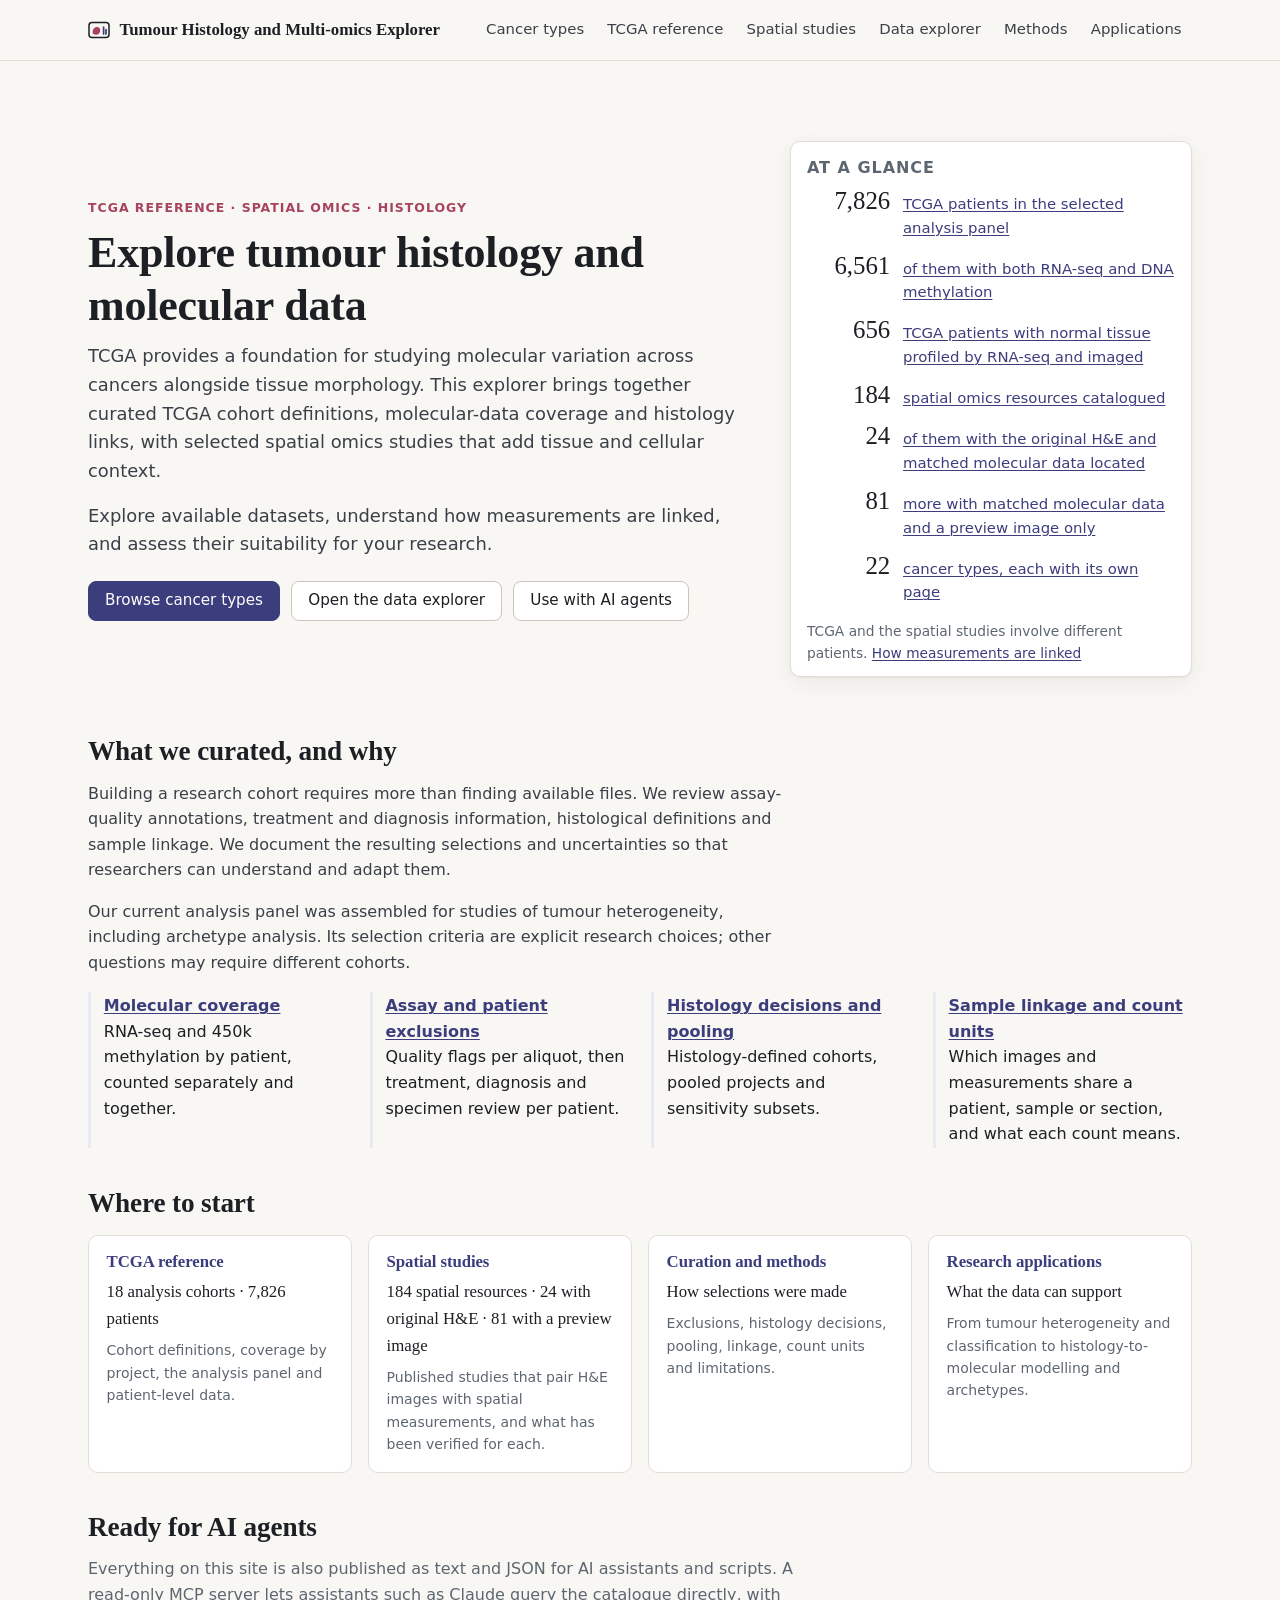
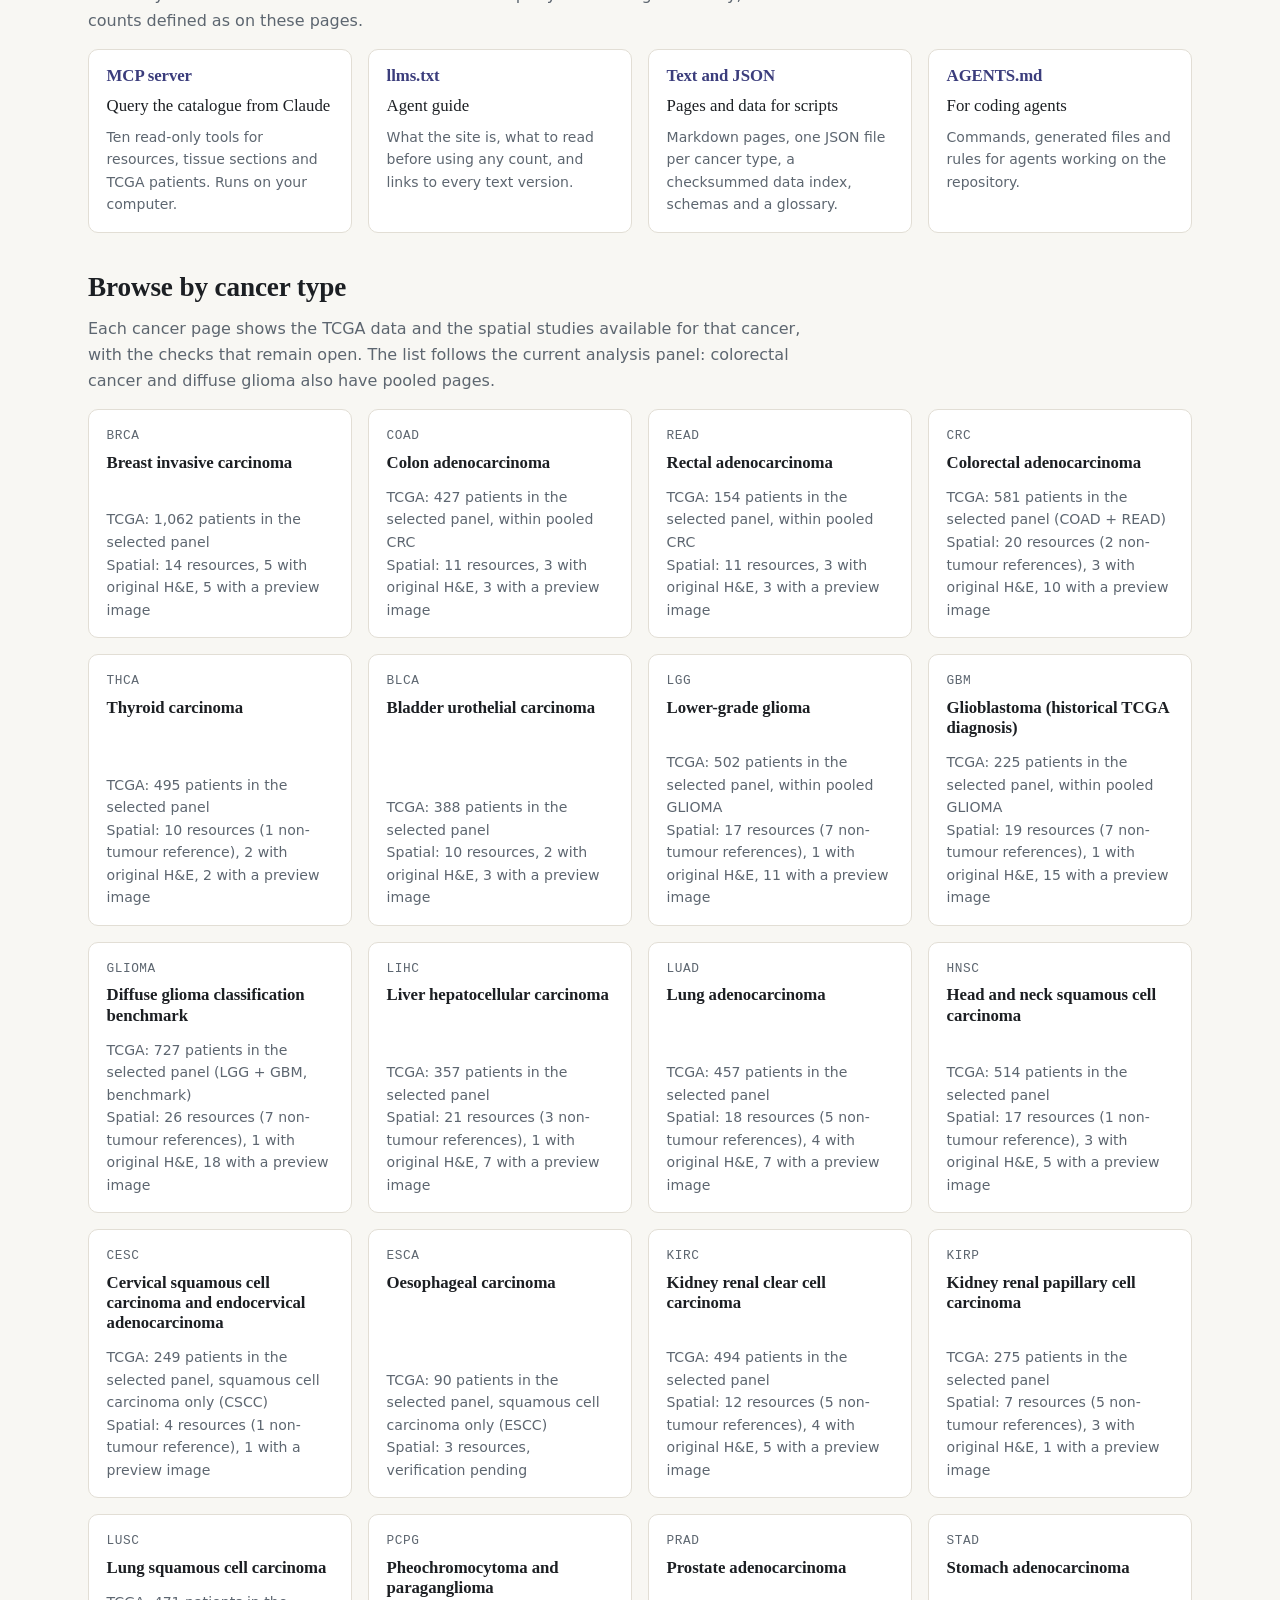
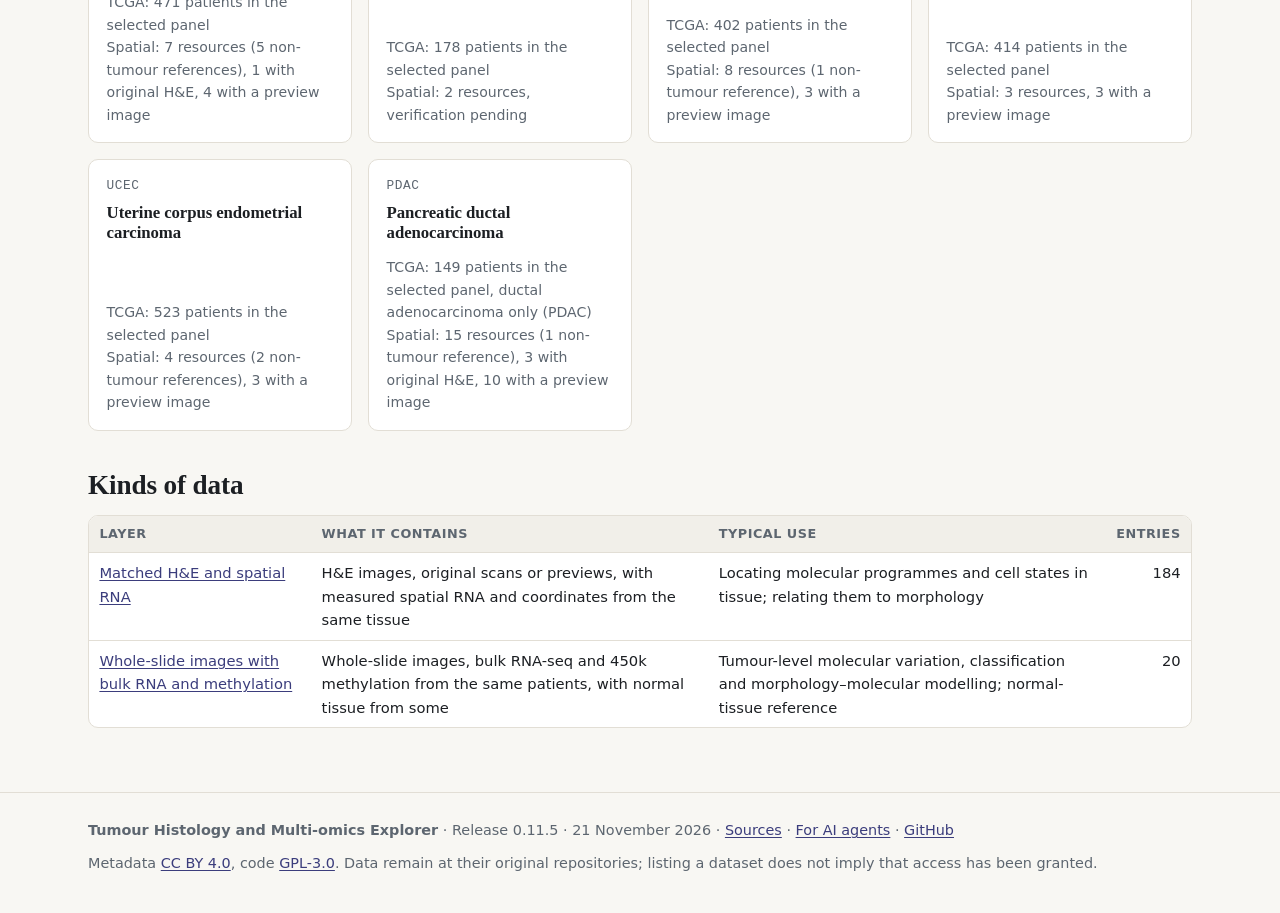
<file: index.html>
<!doctype html>
<html lang="en">
<head>
<meta charset="utf-8">
<meta name="viewport" content="width=device-width, initial-scale=1">
<title>Tumour Histology and Multi-omics Explorer</title>
<meta name="description" content="A curated explorer of TCGA cohort definitions, molecular-data coverage and histology links, with selected spatial omics studies that add tissue and cellular context.">
<link rel="icon" href="assets/icon.svg" type="image/svg+xml">
<link rel="stylesheet" href="assets/css/site.css">
<link rel="alternate" type="text/markdown" title="Text version" href="llms.txt">
<!-- agent:dataset-jsonld -->
<script type="application/ld+json">
{
 "@context": "https://schema.org",
 "@type": "Dataset",
 "name": "Tumour Histology and Multi-omics Explorer",
 "description": "Curated public metadata linking tumour histology with molecular measurements: TCGA patients with RNA-seq and 450k DNA methylation, assay and patient exclusions and an analysis panel of 18 cohorts, and published spatial omics studies with matched H&E images (original scans or preview images), with their linkage, access route and verification status. The underlying data remain at their original repositories.",
 "version": "0.11.5",
 "dateModified": "2026-11-21",
 "keywords": [
  "TCGA",
  "histology",
  "H&E",
  "spatial transcriptomics",
  "RNA-seq",
  "DNA methylation",
  "tumour heterogeneity",
  "cancer"
 ],
 "isAccessibleForFree": true,
 "distribution": [
  {
   "@type": "DataDownload",
   "name": "Data index",
   "encodingFormat": "application/json",
   "contentUrl": "https://iarcbioinfo.github.io/histology-multiomics-explorer/data/index.json"
  },
  {
   "@type": "DataDownload",
   "name": "Agent guide",
   "encodingFormat": "text/markdown",
   "contentUrl": "https://iarcbioinfo.github.io/histology-multiomics-explorer/llms.txt"
  }
 ],
 "url": "https://iarcbioinfo.github.io/histology-multiomics-explorer/",
 "codeRepository": "https://github.com/IARCbioinfo/histology-multiomics-explorer",
 "license": "https://creativecommons.org/licenses/by/4.0/",
 "creator": {
  "@type": "Person",
  "name": "Matthieu Foll",
  "affiliation": {
   "@type": "Organization",
   "name": "International Agency for Research on Cancer"
  }
 }
}
</script>
<!-- /agent:dataset-jsonld -->
</head>
<body>
<a class="skip" href="#main">Skip to content</a>
<header class="site-header">
  <div class="wrap">
    <a class="brand" href="./"><svg width="22" height="20" viewBox="0 0 22 20" aria-hidden="true"><rect x="1" y="2.5" width="20" height="15" rx="3" fill="none" stroke="currentColor" stroke-width="1.5"/><path d="M4.6 12.4c0-2.9 1.9-5.3 4.3-5.3 2.2 0 3.6 1.6 3.3 3.9-.3 2.2-2.2 3.9-4.1 3.7-1.9-.2-3.5-.6-3.5-2.3Z" class="brand-blob"/><path d="M15.6 7v7M18 9.5v4.5" class="brand-bars" stroke-width="1.7" stroke-linecap="round"/></svg><span>Tumour Histology and Multi-omics Explorer</span></a>
    <button class="nav-toggle" type="button" aria-expanded="false" aria-controls="site-nav" hidden><svg width="16" height="16" viewBox="0 0 16 16" aria-hidden="true"><path d="M2 4h12M2 8h12M2 12h12" stroke="currentColor" stroke-width="1.6" stroke-linecap="round"/></svg>Menu</button>
    <nav class="site-nav" id="site-nav" aria-label="Main"><ul>
      <li><a href="cancers.html">Cancer types</a></li>
      <li><a href="tcga.html">TCGA reference</a></li>
      <li><a href="spatial.html">Spatial studies</a></li>
      <li><a href="explore.html">Data explorer</a></li>
      <li><a href="methods.html">Methods</a></li>
      <li><a href="applications.html">Applications</a></li>
    </ul></nav>
  </div>
</header>

<main id="main">
  <div class="wrap">
    <section class="hero">
      <div>
        <div class="eyebrow">TCGA reference · spatial omics · histology</div>
        <h1>Explore tumour histology and molecular data</h1>
        <p class="lede">TCGA provides a foundation for studying molecular variation across cancers alongside tissue morphology. This explorer brings together curated TCGA cohort definitions, molecular-data coverage and histology links, with selected spatial omics studies that add tissue and cellular context.</p>
        <p class="lede">Explore available datasets, understand how measurements are linked, and assess their suitability for your research.</p>
        <div class="actions">
          <a class="btn primary" href="cancers.html">Browse cancer types</a>
          <a class="btn" href="explore.html">Open the data explorer</a>
          <a class="btn" href="agents.html">Use with AI agents</a>
        </div>
      </div>
      <aside class="figure glance" aria-labelledby="glance-h">
        <h2 id="glance-h" class="glance-title">At a glance</h2>
        <dl class="glance-list" id="glance"><div><dt>…</dt><dd>Loading</dd></div></dl>
        <p class="glance-note">TCGA and the spatial studies involve different patients. <a href="methods.html#linkage">How measurements are linked</a></p>
      </aside>
    </section>

    <section aria-labelledby="curated-h">
      <h2 id="curated-h">What we curated, and why</h2>
      <div class="prose">
        <p>Building a research cohort requires more than finding available files. We review assay-quality annotations, treatment and diagnosis information, histological definitions and sample linkage. We document the resulting selections and uncertainties so that researchers can understand and adapt them.</p>
        <p>Our current analysis panel was assembled for studies of tumour heterogeneity, including archetype analysis. Its selection criteria are explicit research choices; other questions may require different cohorts.</p>
      </div>
      <ul class="curated-list">
        <li><strong><a href="methods.html#tcga">Molecular coverage</a></strong>RNA-seq and 450k methylation by patient, counted separately and together.</li>
        <li><strong><a href="methods.html#quality">Assay and patient exclusions</a></strong>Quality flags per aliquot, then treatment, diagnosis and specimen review per patient.</li>
        <li><strong><a href="methods.html#analysis-cohorts">Histology decisions and pooling</a></strong>Histology-defined cohorts, pooled projects and sensitivity subsets.</li>
        <li><strong><a href="methods.html#linkage">Sample linkage and count units</a></strong>Which images and measurements share a patient, sample or section, and what each count means.</li>
      </ul>
    </section>

    <section aria-labelledby="routes-h">
      <h2 id="routes-h">Where to start</h2>
      <div class="route-grid">
        <a class="card" href="tcga.html"><h3>TCGA reference</h3><span class="figure-line" id="route-tcga">TCGA cohorts, coverage and exclusions</span><span class="small muted">Cohort definitions, coverage by project, the analysis panel and patient-level data.</span></a>
        <a class="card" href="spatial.html"><h3>Spatial studies</h3><span class="figure-line" id="route-spatial">Matched H&amp;E and spatial data</span><span class="small muted">Published studies that pair H&amp;E images with spatial measurements, and what has been verified for each.</span></a>
        <a class="card" href="methods.html"><h3>Curation and methods</h3><span class="figure-line">How selections were made</span><span class="small muted">Exclusions, histology decisions, pooling, linkage, count units and limitations.</span></a>
        <a class="card" href="applications.html"><h3>Research applications</h3><span class="figure-line">What the data can support</span><span class="small muted">From tumour heterogeneity and classification to histology-to-molecular modelling and archetypes.</span></a>
      </div>
    </section>

    <section aria-labelledby="agents-h">
      <h2 id="agents-h">Ready for AI agents</h2>
      <p class="prose muted">Everything on this site is also published as text and JSON for AI assistants and scripts. A read-only MCP server lets assistants such as Claude query the catalogue directly, with counts defined as on these pages.</p>
      <div class="route-grid">
        <a class="card" href="agents.html#mcp"><h3>MCP server</h3><span class="figure-line">Query the catalogue from Claude</span><span class="small muted">Ten read-only tools for resources, tissue sections and TCGA patients. Runs on your computer.</span></a>
        <a class="card" href="llms.txt"><h3>llms.txt</h3><span class="figure-line">Agent guide</span><span class="small muted">What the site is, what to read before using any count, and links to every text version.</span></a>
        <a class="card" href="agents.html#files"><h3>Text and JSON</h3><span class="figure-line">Pages and data for scripts</span><span class="small muted">Markdown pages, one JSON file per cancer type, a checksummed data index, schemas and a glossary.</span></a>
        <a class="card" href="https://github.com/IARCbioinfo/histology-multiomics-explorer/blob/main/AGENTS.md"><h3>AGENTS.md</h3><span class="figure-line">For coding agents</span><span class="small muted">Commands, generated files and rules for agents working on the repository.</span></a>
      </div>
    </section>

    <section aria-labelledby="cancers-h">
      <h2 id="cancers-h">Browse by cancer type</h2>
      <p class="prose muted">Each cancer page shows the TCGA data and the spatial studies available for that cancer, with the checks that remain open. The list follows the current analysis panel: colorectal cancer and diffuse glioma also have pooled pages.</p>
      <div class="grid" id="cancer-grid"></div>
    </section>

    <section aria-labelledby="layers-h">
      <h2 id="layers-h">Kinds of data</h2>
      <div class="table-wrap">
        <table class="stack">
          <thead><tr><th scope="col">Layer</th><th scope="col">What it contains</th><th scope="col">Typical use</th><th scope="col" class="num">Entries</th></tr></thead>
          <tbody id="layers"></tbody>
        </table>
      </div>
    </section>
  </div>
</main>

<footer class="site-footer">
  <div class="wrap">
    <span><strong>Tumour Histology and Multi-omics Explorer</strong> · <span id="release">Release</span> · <a href="sources.html">Sources</a> · <a href="agents.html">For AI agents</a> · <a href="https://github.com/IARCbioinfo/histology-multiomics-explorer">GitHub</a></span>
    <span>Metadata <a href="https://github.com/IARCbioinfo/histology-multiomics-explorer/blob/main/DATA-LICENSE.md">CC BY 4.0</a>, code <a href="https://github.com/IARCbioinfo/histology-multiomics-explorer/blob/main/LICENSE">GPL-3.0</a>. Data remain at their original repositories; listing a dataset does not imply that access has been granted.</span>
  </div>
</footer>
<script type="module" src="assets/js/home.js"></script>
</body>
</html>
</file>
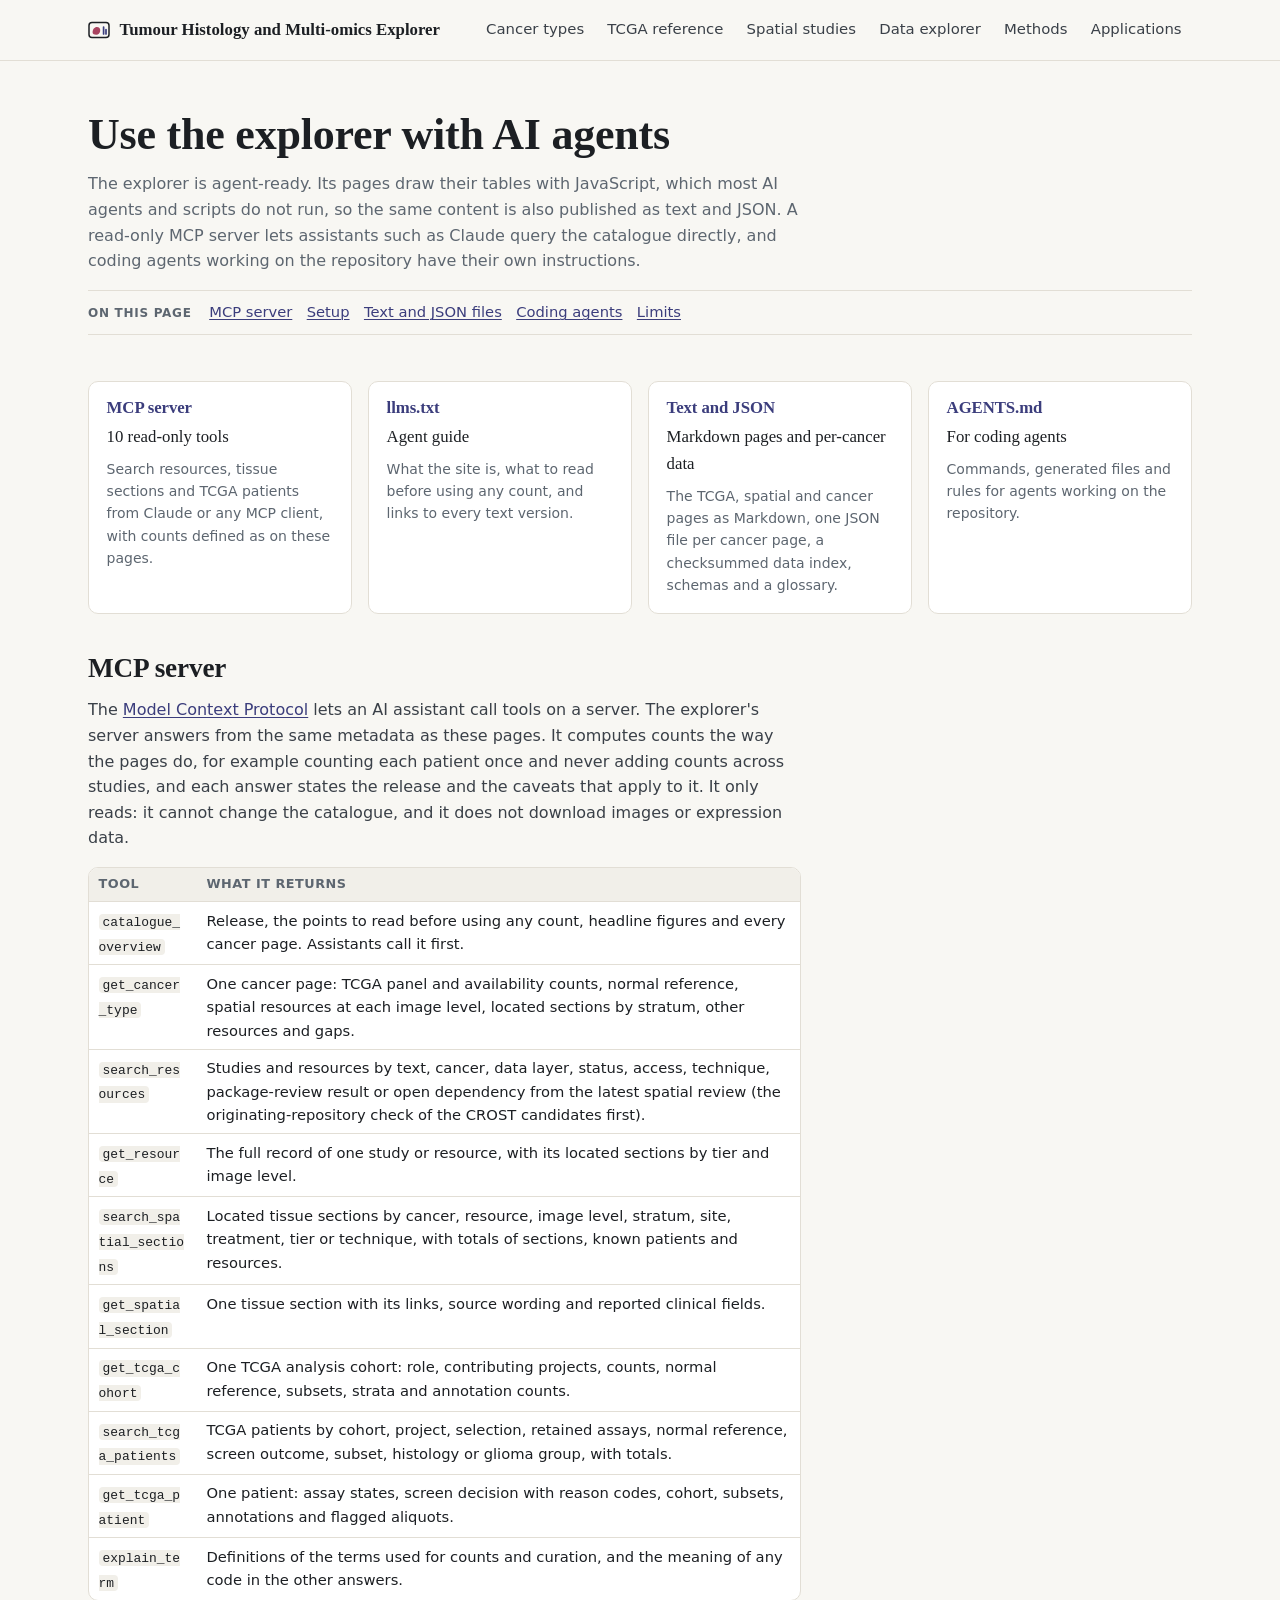
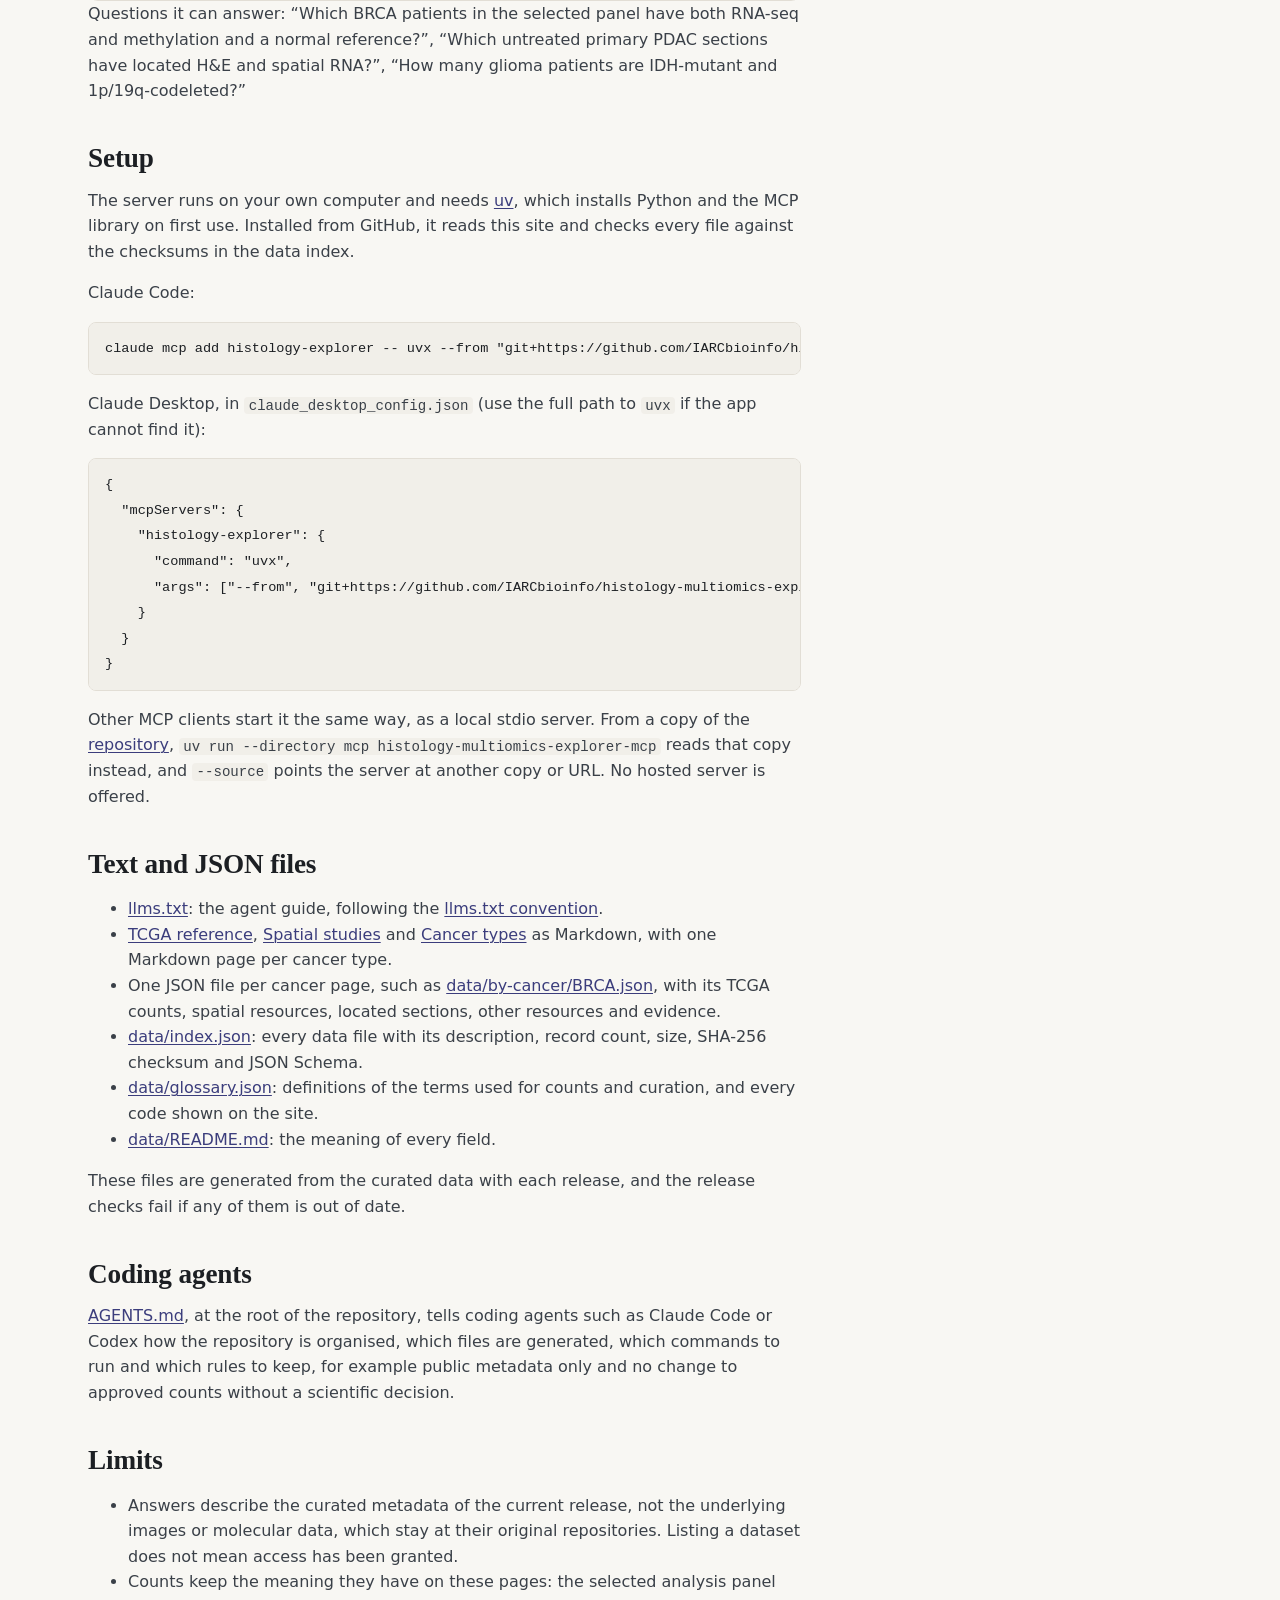
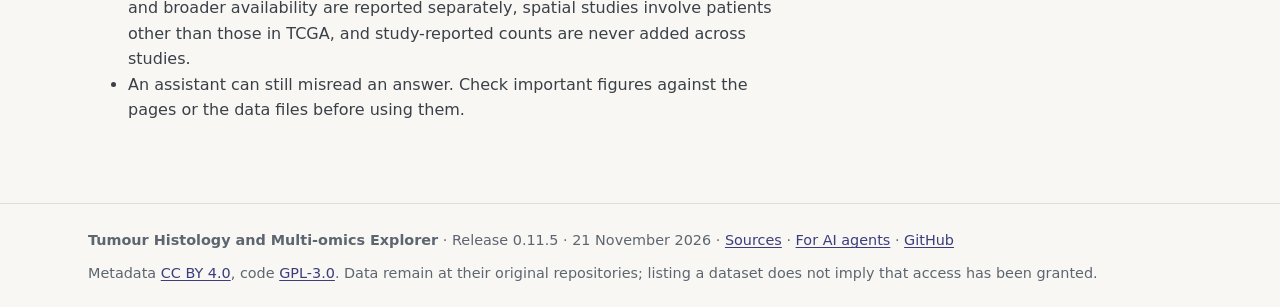
<file: agents.html>
<!doctype html>
<html lang="en">
<head>
<meta charset="utf-8">
<meta name="viewport" content="width=device-width, initial-scale=1">
<title>AI agents · Tumour Histology and Multi-omics Explorer</title>
<meta name="description" content="Use the explorer with AI agents: llms.txt, Markdown and JSON versions of the pages, a read-only MCP server and AGENTS.md for coding agents.">
<link rel="icon" href="assets/icon.svg" type="image/svg+xml">
<link rel="stylesheet" href="assets/css/site.css">
<link rel="alternate" type="text/markdown" title="Text version" href="llms.txt">
</head>
<body>
<a class="skip" href="#main">Skip to content</a>
<header class="site-header">
  <div class="wrap">
    <a class="brand" href="./"><svg width="22" height="20" viewBox="0 0 22 20" aria-hidden="true"><rect x="1" y="2.5" width="20" height="15" rx="3" fill="none" stroke="currentColor" stroke-width="1.5"/><path d="M4.6 12.4c0-2.9 1.9-5.3 4.3-5.3 2.2 0 3.6 1.6 3.3 3.9-.3 2.2-2.2 3.9-4.1 3.7-1.9-.2-3.5-.6-3.5-2.3Z" class="brand-blob"/><path d="M15.6 7v7M18 9.5v4.5" class="brand-bars" stroke-width="1.7" stroke-linecap="round"/></svg><span>Tumour Histology and Multi-omics Explorer</span></a>
    <button class="nav-toggle" type="button" aria-expanded="false" aria-controls="site-nav" hidden><svg width="16" height="16" viewBox="0 0 16 16" aria-hidden="true"><path d="M2 4h12M2 8h12M2 12h12" stroke="currentColor" stroke-width="1.6" stroke-linecap="round"/></svg>Menu</button>
    <nav class="site-nav" id="site-nav" aria-label="Main"><ul>
      <li><a href="cancers.html">Cancer types</a></li>
      <li><a href="tcga.html">TCGA reference</a></li>
      <li><a href="spatial.html">Spatial studies</a></li>
      <li><a href="explore.html">Data explorer</a></li>
      <li><a href="methods.html">Methods</a></li>
      <li><a href="applications.html">Applications</a></li>
    </ul></nav>
  </div>
</header>

<main id="main">
  <div class="wrap">
    <div class="page-head">
      <h1>Use the explorer with AI agents</h1>
      <p class="prose muted">The explorer is agent-ready. Its pages draw their tables with JavaScript, which most AI agents and scripts do not run, so the same content is also published as text and JSON. A read-only MCP server lets assistants such as Claude query the catalogue directly, and coding agents working on the repository have their own instructions.</p>
      <nav class="page-nav" aria-label="On this page"><span class="page-nav-label">On this page</span><a href="#mcp">MCP server</a><a href="#setup">Setup</a><a href="#files">Text and JSON files</a><a href="#coding">Coding agents</a><a href="#limits">Limits</a></nav>
    </div>

    <div class="route-grid">
      <a class="card" href="#mcp"><h3>MCP server</h3><span class="figure-line">10 read-only tools</span><span class="small muted">Search resources, tissue sections and TCGA patients from Claude or any MCP client, with counts defined as on these pages.</span></a>
      <a class="card" href="llms.txt"><h3>llms.txt</h3><span class="figure-line">Agent guide</span><span class="small muted">What the site is, what to read before using any count, and links to every text version.</span></a>
      <a class="card" href="#files"><h3>Text and JSON</h3><span class="figure-line">Markdown pages and per-cancer data</span><span class="small muted">The TCGA, spatial and cancer pages as Markdown, one JSON file per cancer page, a checksummed data index, schemas and a glossary.</span></a>
      <a class="card" href="https://github.com/IARCbioinfo/histology-multiomics-explorer/blob/main/AGENTS.md"><h3>AGENTS.md</h3><span class="figure-line">For coding agents</span><span class="small muted">Commands, generated files and rules for agents working on the repository.</span></a>
    </div>

    <div class="prose">
      <h2 id="mcp">MCP server</h2>
      <p>The <a href="https://modelcontextprotocol.io/">Model Context Protocol</a> lets an AI assistant call tools on a server. The explorer's server answers from the same metadata as these pages. It computes counts the way the pages do, for example counting each patient once and never adding counts across studies, and each answer states the release and the caveats that apply to it. It only reads: it cannot change the catalogue, and it does not download images or expression data.</p>
      <div class="table-wrap"><table class="stack compact">
        <thead><tr><th scope="col">Tool</th><th scope="col">What it returns</th></tr></thead>
        <tbody>
          <tr><td class="primary" data-label="Tool"><div><code>catalogue_overview</code></div></td><td data-label="What it returns"><div>Release, the points to read before using any count, headline figures and every cancer page. Assistants call it first.</div></td></tr>
          <tr><td class="primary" data-label="Tool"><div><code>get_cancer_type</code></div></td><td data-label="What it returns"><div>One cancer page: TCGA panel and availability counts, normal reference, spatial resources at each image level, located sections by stratum, other resources and gaps.</div></td></tr>
          <tr><td class="primary" data-label="Tool"><div><code>search_resources</code></div></td><td data-label="What it returns"><div>Studies and resources by text, cancer, data layer, status, access, technique, package-review result or open dependency from the latest spatial review (the originating-repository check of the CROST candidates first).</div></td></tr>
          <tr><td class="primary" data-label="Tool"><div><code>get_resource</code></div></td><td data-label="What it returns"><div>The full record of one study or resource, with its located sections by tier and image level.</div></td></tr>
          <tr><td class="primary" data-label="Tool"><div><code>search_spatial_sections</code></div></td><td data-label="What it returns"><div>Located tissue sections by cancer, resource, image level, stratum, site, treatment, tier or technique, with totals of sections, known patients and resources.</div></td></tr>
          <tr><td class="primary" data-label="Tool"><div><code>get_spatial_section</code></div></td><td data-label="What it returns"><div>One tissue section with its links, source wording and reported clinical fields.</div></td></tr>
          <tr><td class="primary" data-label="Tool"><div><code>get_tcga_cohort</code></div></td><td data-label="What it returns"><div>One TCGA analysis cohort: role, contributing projects, counts, normal reference, subsets, strata and annotation counts.</div></td></tr>
          <tr><td class="primary" data-label="Tool"><div><code>search_tcga_patients</code></div></td><td data-label="What it returns"><div>TCGA patients by cohort, project, selection, retained assays, normal reference, screen outcome, subset, histology or glioma group, with totals.</div></td></tr>
          <tr><td class="primary" data-label="Tool"><div><code>get_tcga_patient</code></div></td><td data-label="What it returns"><div>One patient: assay states, screen decision with reason codes, cohort, subsets, annotations and flagged aliquots.</div></td></tr>
          <tr><td class="primary" data-label="Tool"><div><code>explain_term</code></div></td><td data-label="What it returns"><div>Definitions of the terms used for counts and curation, and the meaning of any code in the other answers.</div></td></tr>
        </tbody>
      </table></div>
      <p>Questions it can answer: “Which BRCA patients in the selected panel have both RNA-seq and methylation and a normal reference?”, “Which untreated primary PDAC sections have located H&amp;E and spatial RNA?”, “How many glioma patients are IDH-mutant and 1p/19q-codeleted?”</p>

      <h2 id="setup">Setup</h2>
      <p>The server runs on your own computer and needs <a href="https://docs.astral.sh/uv/">uv</a>, which installs Python and the MCP library on first use. Installed from GitHub, it reads this site and checks every file against the checksums in the data index.</p>
      <p>Claude Code:</p>
      <pre><code>claude mcp add histology-explorer -- uvx --from &quot;git+https://github.com/IARCbioinfo/histology-multiomics-explorer#subdirectory=mcp&quot; histology-multiomics-explorer-mcp</code></pre>
      <p>Claude Desktop, in <code>claude_desktop_config.json</code> (use the full path to <code>uvx</code> if the app cannot find it):</p>
      <pre><code>{
  "mcpServers": {
    "histology-explorer": {
      "command": "uvx",
      "args": ["--from", "git+https://github.com/IARCbioinfo/histology-multiomics-explorer#subdirectory=mcp", "histology-multiomics-explorer-mcp"]
    }
  }
}</code></pre>
      <p>Other MCP clients start it the same way, as a local stdio server. From a copy of the <a href="https://github.com/IARCbioinfo/histology-multiomics-explorer">repository</a>, <code>uv run --directory mcp histology-multiomics-explorer-mcp</code> reads that copy instead, and <code>--source</code> points the server at another copy or URL. No hosted server is offered.</p>

      <h2 id="files">Text and JSON files</h2>
      <ul>
        <li><a href="llms.txt">llms.txt</a>: the agent guide, following the <a href="https://llmstxt.org/">llms.txt convention</a>.</li>
        <li><a href="md/tcga.md">TCGA reference</a>, <a href="md/spatial.md">Spatial studies</a> and <a href="md/cancers/index.md">Cancer types</a> as Markdown, with one Markdown page per cancer type.</li>
        <li>One JSON file per cancer page, such as <a href="data/by-cancer/BRCA.json">data/by-cancer/BRCA.json</a>, with its TCGA counts, spatial resources, located sections, other resources and evidence.</li>
        <li><a href="data/index.json">data/index.json</a>: every data file with its description, record count, size, SHA-256 checksum and JSON Schema.</li>
        <li><a href="data/glossary.json">data/glossary.json</a>: definitions of the terms used for counts and curation, and every code shown on the site.</li>
        <li><a href="data/README.md">data/README.md</a>: the meaning of every field.</li>
      </ul>
      <p>These files are generated from the curated data with each release, and the release checks fail if any of them is out of date.</p>

      <h2 id="coding">Coding agents</h2>
      <p><a href="https://github.com/IARCbioinfo/histology-multiomics-explorer/blob/main/AGENTS.md">AGENTS.md</a>, at the root of the repository, tells coding agents such as Claude Code or Codex how the repository is organised, which files are generated, which commands to run and which rules to keep, for example public metadata only and no change to approved counts without a scientific decision.</p>

      <h2 id="limits">Limits</h2>
      <ul>
        <li>Answers describe the curated metadata of the current release, not the underlying images or molecular data, which stay at their original repositories. Listing a dataset does not mean access has been granted.</li>
        <li>Counts keep the meaning they have on these pages: the selected analysis panel and broader availability are reported separately, spatial studies involve patients other than those in TCGA, and study-reported counts are never added across studies.</li>
        <li>An assistant can still misread an answer. Check important figures against the pages or the data files before using them.</li>
      </ul>
    </div>
  </div>
</main>

<footer class="site-footer">
  <div class="wrap">
    <span><strong>Tumour Histology and Multi-omics Explorer</strong> · <span id="release">Release</span> · <a href="sources.html">Sources</a> · <a href="agents.html" aria-current="page">For AI agents</a> · <a href="https://github.com/IARCbioinfo/histology-multiomics-explorer">GitHub</a></span>
    <span>Metadata <a href="https://github.com/IARCbioinfo/histology-multiomics-explorer/blob/main/DATA-LICENSE.md">CC BY 4.0</a>, code <a href="https://github.com/IARCbioinfo/histology-multiomics-explorer/blob/main/LICENSE">GPL-3.0</a>. Data remain at their original repositories; listing a dataset does not imply that access has been granted.</span>
  </div>
</footer>
<script type="module" src="assets/js/static.js"></script>
</body>
</html>
</file>
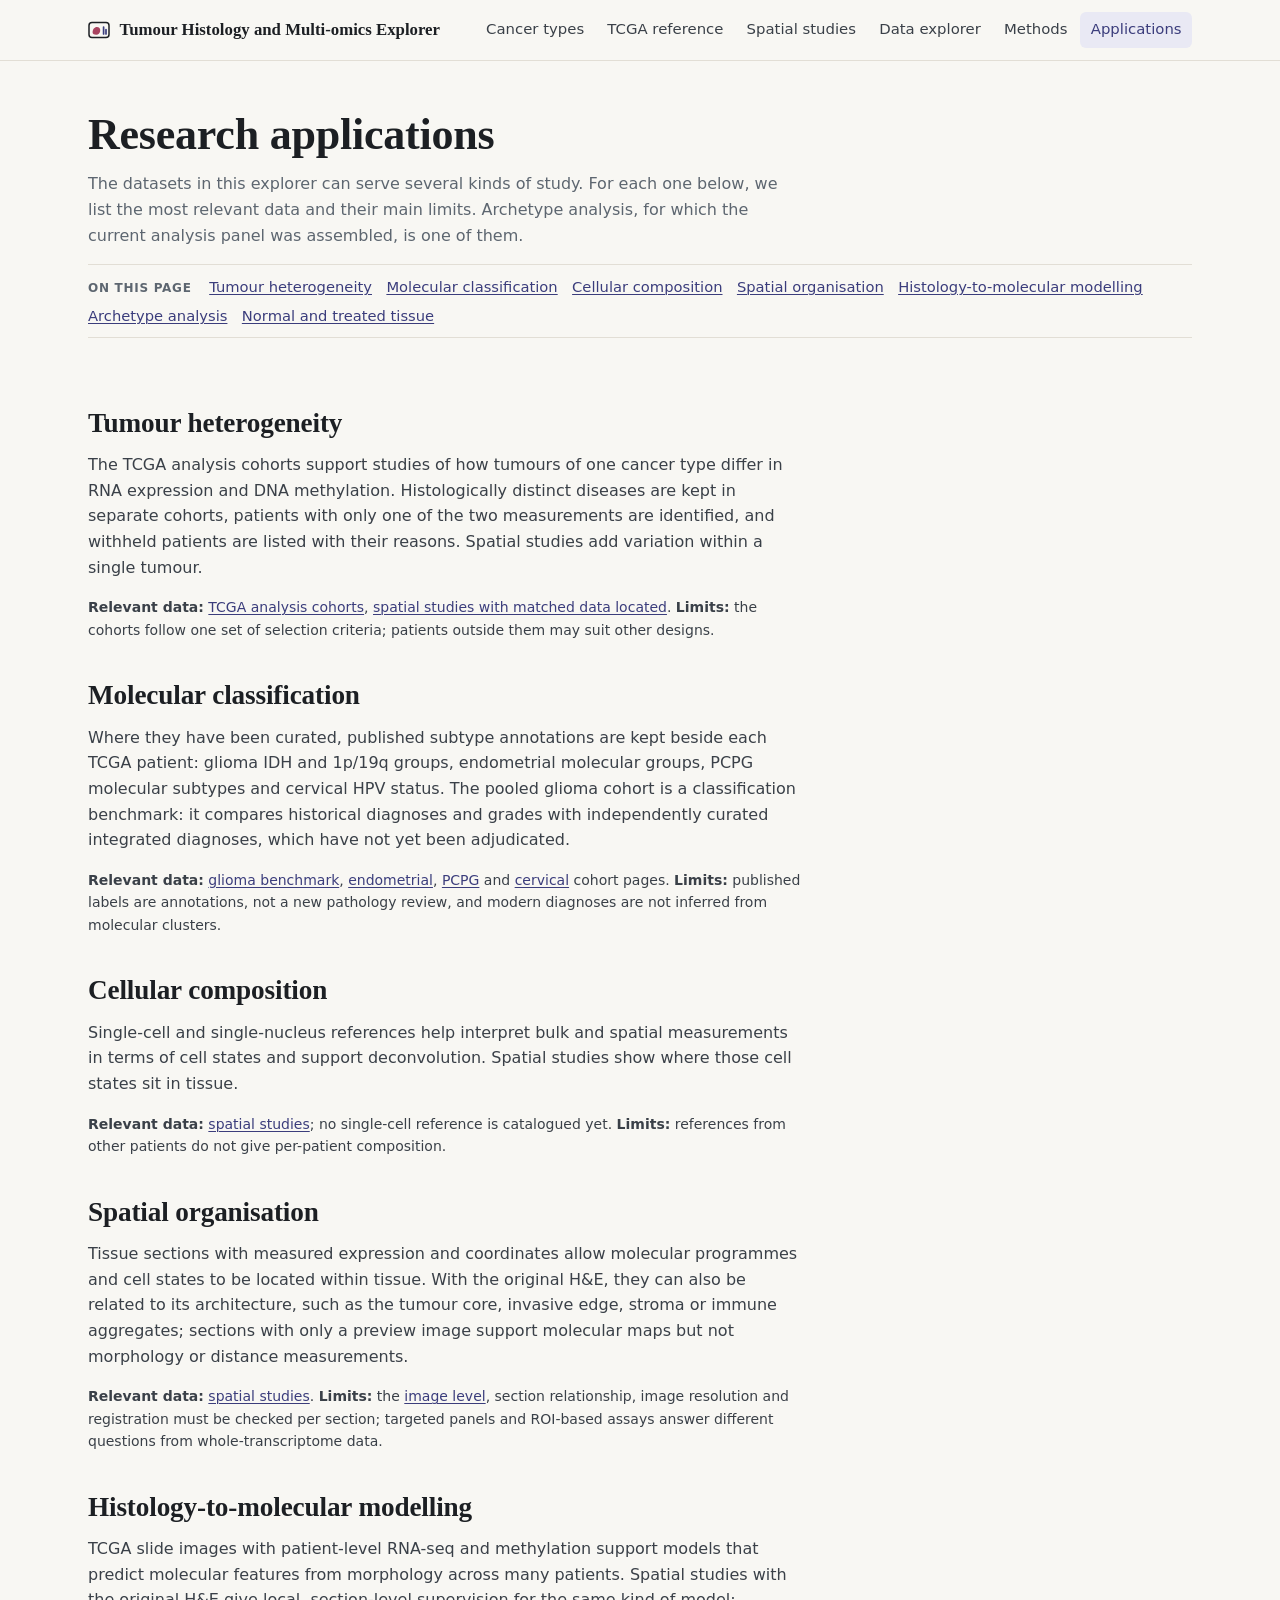
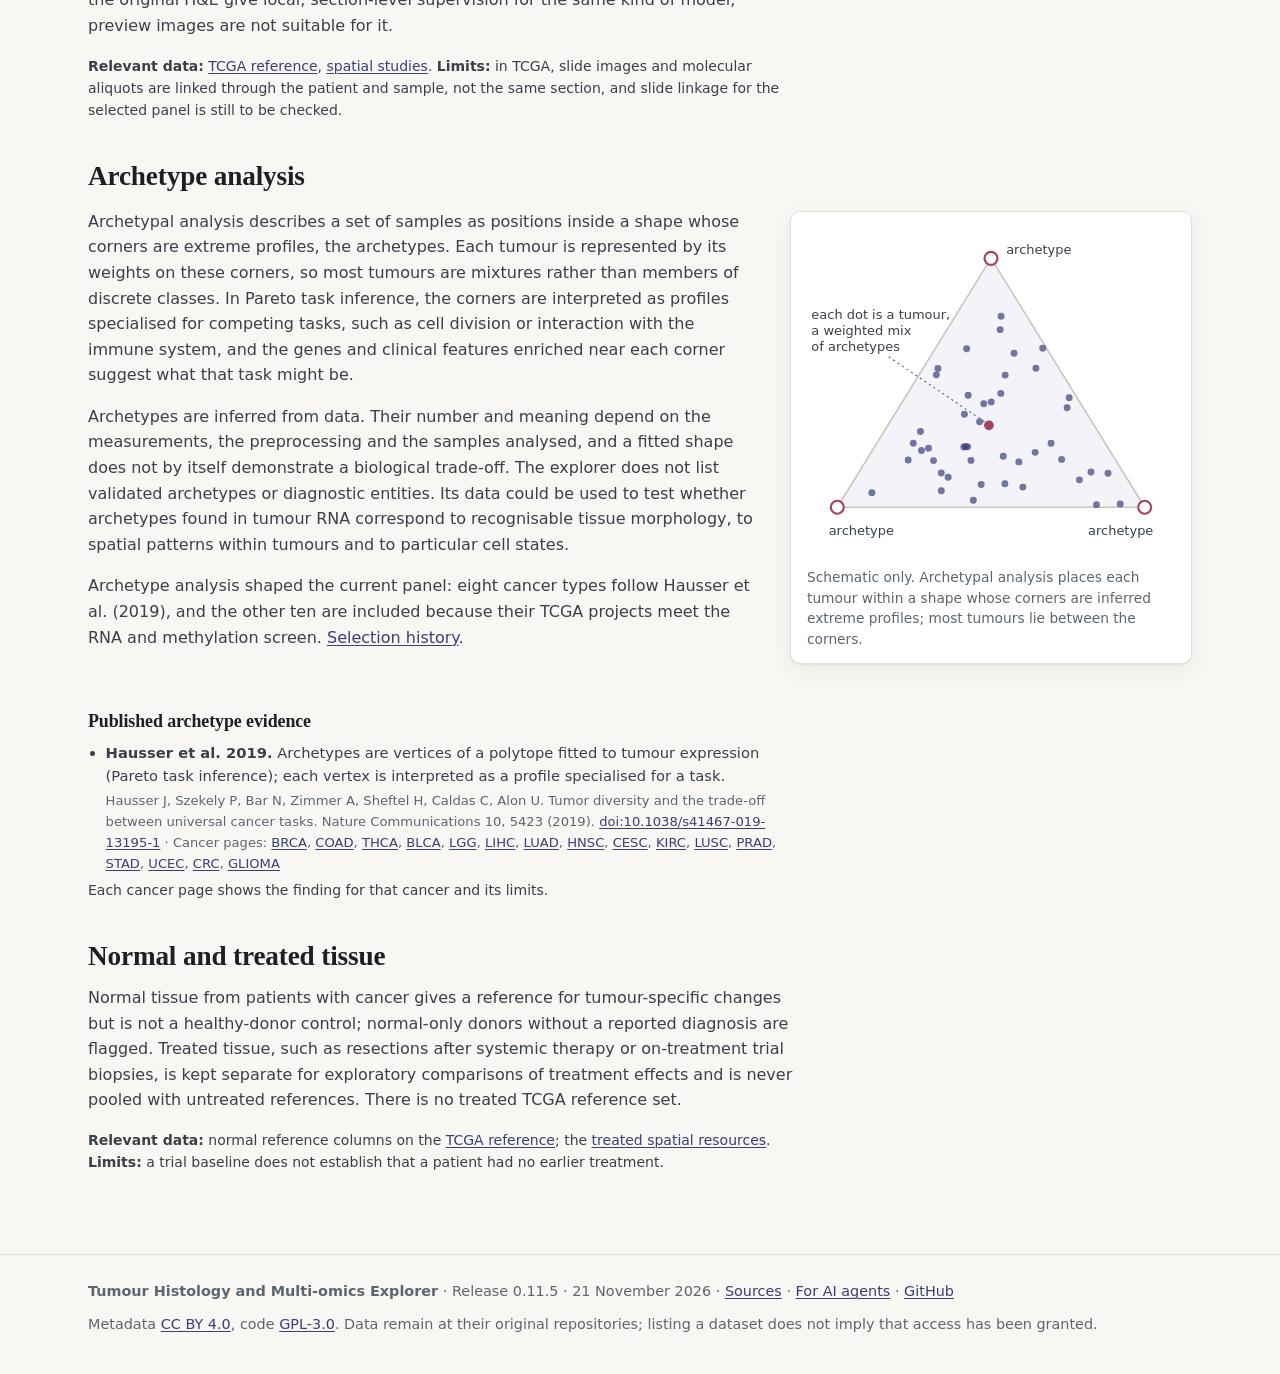
<file: applications.html>
<!doctype html>
<html lang="en">
<head>
<meta charset="utf-8">
<meta name="viewport" content="width=device-width, initial-scale=1">
<title>Research applications · Tumour Histology and Multi-omics Explorer</title>
<meta name="description" content="Research questions the explorer supports: tumour heterogeneity, molecular classification, cellular composition, spatial organisation, histology-to-molecular modelling and archetype analysis.">
<link rel="icon" href="assets/icon.svg" type="image/svg+xml">
<link rel="stylesheet" href="assets/css/site.css">
</head>
<body>
<a class="skip" href="#main">Skip to content</a>
<header class="site-header">
  <div class="wrap">
    <a class="brand" href="./"><svg width="22" height="20" viewBox="0 0 22 20" aria-hidden="true"><rect x="1" y="2.5" width="20" height="15" rx="3" fill="none" stroke="currentColor" stroke-width="1.5"/><path d="M4.6 12.4c0-2.9 1.9-5.3 4.3-5.3 2.2 0 3.6 1.6 3.3 3.9-.3 2.2-2.2 3.9-4.1 3.7-1.9-.2-3.5-.6-3.5-2.3Z" class="brand-blob"/><path d="M15.6 7v7M18 9.5v4.5" class="brand-bars" stroke-width="1.7" stroke-linecap="round"/></svg><span>Tumour Histology and Multi-omics Explorer</span></a>
    <button class="nav-toggle" type="button" aria-expanded="false" aria-controls="site-nav" hidden><svg width="16" height="16" viewBox="0 0 16 16" aria-hidden="true"><path d="M2 4h12M2 8h12M2 12h12" stroke="currentColor" stroke-width="1.6" stroke-linecap="round"/></svg>Menu</button>
    <nav class="site-nav" id="site-nav" aria-label="Main"><ul>
      <li><a href="cancers.html">Cancer types</a></li>
      <li><a href="tcga.html">TCGA reference</a></li>
      <li><a href="spatial.html">Spatial studies</a></li>
      <li><a href="explore.html">Data explorer</a></li>
      <li><a href="methods.html">Methods</a></li>
      <li><a href="applications.html" aria-current="page">Applications</a></li>
    </ul></nav>
  </div>
</header>

<main id="main">
  <div class="wrap">
    <div class="page-head">
      <h1>Research applications</h1>
      <p class="prose muted">The datasets in this explorer can serve several kinds of study. For each one below, we list the most relevant data and their main limits. Archetype analysis, for which the current analysis panel was assembled, is one of them.</p>
      <nav class="page-nav" aria-label="On this page"><span class="page-nav-label">On this page</span><a href="#heterogeneity">Tumour heterogeneity</a><a href="#classification">Molecular classification</a><a href="#composition">Cellular composition</a><a href="#spatial-organisation">Spatial organisation</a><a href="#histology-modelling">Histology-to-molecular modelling</a><a href="#archetypes">Archetype analysis</a><a href="#normal-treated">Normal and treated tissue</a></nav>
    </div>

    <div class="prose">
      <h2 id="heterogeneity">Tumour heterogeneity</h2>
      <p>The TCGA analysis cohorts support studies of how tumours of one cancer type differ in RNA expression and DNA methylation. Histologically distinct diseases are kept in separate cohorts, patients with only one of the two measurements are identified, and withheld patients are listed with their reasons. Spatial studies add variation within a single tumour.</p>
      <p class="small"><strong>Relevant data:</strong> <a href="tcga.html#panel">TCGA analysis cohorts</a>, <a href="spatial.html#levels">spatial studies with matched data located</a>. <strong>Limits:</strong> the cohorts follow one set of selection criteria; patients outside them may suit other designs.</p>

      <h2 id="classification">Molecular classification</h2>
      <p>Where they have been curated, published subtype annotations are kept beside each TCGA patient: glioma IDH and 1p/19q groups, endometrial molecular groups, PCPG molecular subtypes and cervical HPV status. The pooled glioma cohort is a classification benchmark: it compares historical diagnoses and grades with independently curated integrated diagnoses, which have not yet been adjudicated.</p>
      <p class="small"><strong>Relevant data:</strong> <a href="cancers.html?c=GLIOMA">glioma benchmark</a>, <a href="cancers.html?c=UCEC">endometrial</a>, <a href="cancers.html?c=PCPG">PCPG</a> and <a href="cancers.html?c=CESC">cervical</a> cohort pages. <strong>Limits:</strong> published labels are annotations, not a new pathology review, and modern diagnoses are not inferred from molecular clusters.</p>

      <h2 id="composition">Cellular composition</h2>
      <p>Single-cell and single-nucleus references help interpret bulk and spatial measurements in terms of cell states and support deconvolution. Spatial studies show where those cell states sit in tissue.</p>
      <p class="small"><strong>Relevant data:</strong> <a href="spatial.html">spatial studies</a>; no single-cell reference is catalogued yet. <strong>Limits:</strong> references from other patients do not give per-patient composition.</p>

      <h2 id="spatial-organisation">Spatial organisation</h2>
      <p>Tissue sections with measured expression and coordinates allow molecular programmes and cell states to be located within tissue. With the original H&amp;E, they can also be related to its architecture, such as the tumour core, invasive edge, stroma or immune aggregates; sections with only a preview image support molecular maps but not morphology or distance measurements.</p>
      <p class="small"><strong>Relevant data:</strong> <a href="spatial.html">spatial studies</a>. <strong>Limits:</strong> the <a href="methods.html#image-levels">image level</a>, section relationship, image resolution and registration must be checked per section; targeted panels and ROI-based assays answer different questions from whole-transcriptome data.</p>

      <h2 id="histology-modelling">Histology-to-molecular modelling</h2>
      <p>TCGA slide images with patient-level RNA-seq and methylation support models that predict molecular features from morphology across many patients. Spatial studies with the original H&amp;E give local, section-level supervision for the same kind of model; preview images are not suitable for it.</p>
      <p class="small"><strong>Relevant data:</strong> <a href="tcga.html">TCGA reference</a>, <a href="spatial.html">spatial studies</a>. <strong>Limits:</strong> in TCGA, slide images and molecular aliquots are linked through the patient and sample, not the same section, and slide linkage for the selected panel is still to be checked.</p>

      <h2 id="archetypes">Archetype analysis</h2>
    </div>
    <div class="hero" style="padding-top:.2rem">
      <div class="prose">
        <p>Archetypal analysis describes a set of samples as positions inside a shape whose corners are extreme profiles, the archetypes. Each tumour is represented by its weights on these corners, so most tumours are mixtures rather than members of discrete classes. In Pareto task inference, the corners are interpreted as profiles specialised for competing tasks, such as cell division or interaction with the immune system, and the genes and clinical features enriched near each corner suggest what that task might be.</p>
        <p>Archetypes are inferred from data. Their number and meaning depend on the measurements, the preprocessing and the samples analysed, and a fitted shape does not by itself demonstrate a biological trade-off. The explorer does not list validated archetypes or diagnostic entities. Its data could be used to test whether archetypes found in tumour RNA correspond to recognisable tissue morphology, to spatial patterns within tumours and to particular cell states.</p>
        <p>Archetype analysis shaped the current panel: eight cancer types follow Hausser et al. (2019), and the other ten are included because their TCGA projects meet the RNA and methylation screen. <a href="methods.html#hausser">Selection history</a>.</p>
      </div>
      <figure class="figure">
        <svg class="simplex" viewBox="0 0 340 300" role="img" aria-labelledby="fig-title fig-desc">
          <title id="fig-title">Tumours positioned between three archetypes</title>
          <desc id="fig-desc">A triangle whose corners are archetypes. Dots inside the triangle represent tumours; most lie between the corners rather than at them.</desc>
          <path class="area" d="M170 28 L28 258 L312 258 Z"/>
          <path class="edge" d="M170 28 L28 258 L312 258 Z"/>
          <g>
            <circle class="dot" cx="151.5" cy="214.7" r="3.2"/><circle class="dot" cx="262.4" cy="225.5" r="3.2"/><circle class="dot" cx="160.9" cy="237.0" r="3.2"/><circle class="dot" cx="144.9" cy="202.3" r="3.2"/><circle class="dot" cx="119.5" cy="135.7" r="3.2"/><circle class="dot" cx="183.1" cy="135.9" r="3.2"/><circle class="dot" cx="191.3" cy="115.8" r="3.2"/><circle class="dot" cx="147.5" cy="111.6" r="3.2"/><circle class="dot" cx="153.7" cy="251.5" r="3.2"/><circle class="dot" cx="112.3" cy="203.4" r="3.2"/><circle class="dot" cx="124.1" cy="242.8" r="3.2"/><circle class="dot" cx="124.0" cy="226.4" r="3.2"/><circle class="dot" cx="105.8" cy="205.5" r="3.2"/><circle class="dot" cx="98.2" cy="198.8" r="3.2"/><circle class="dot" cx="179.1" cy="152.8" r="3.2"/><circle class="dot" cx="217.8" cy="111.1" r="3.2"/><circle class="dot" cx="93.5" cy="214.3" r="3.2"/><circle class="dot" cx="195.8" cy="216.1" r="3.2"/><circle class="dot" cx="278.1" cy="226.6" r="3.2"/><circle class="dot" cx="251.7" cy="232.7" r="3.2"/><circle class="dot" cx="121.0" cy="129.8" r="3.2"/><circle class="dot" cx="225.5" cy="198.8" r="3.2"/><circle class="dot" cx="182.8" cy="236.3" r="3.2"/><circle class="dot" cx="178.5" cy="93.9" r="3.2"/><circle class="dot" cx="289.4" cy="254.9" r="3.2"/><circle class="dot" cx="235.2" cy="213.8" r="3.2"/><circle class="dot" cx="240.3" cy="166.1" r="3.2"/><circle class="dot" cx="181.3" cy="210.9" r="3.2"/><circle class="dot" cx="210.8" cy="207.3" r="3.2"/><circle class="dot" cx="148.9" cy="154.6" r="3.2"/><circle class="dot" cx="145.4" cy="172.1" r="3.2"/><circle class="dot" cx="146.6" cy="201.8" r="3.2"/><circle class="dot" cx="159.5" cy="178.9" r="3.2"/><circle class="dot" cx="267.5" cy="255.6" r="3.2"/><circle class="dot" cx="104.8" cy="188.0" r="3.2"/><circle class="dot" cx="130.4" cy="230.3" r="3.2"/><circle class="dot" cx="163.3" cy="162.3" r="3.2"/><circle class="dot" cx="148.4" cy="202.2" r="3.2"/><circle class="dot" cx="170.2" cy="160.7" r="3.2"/><circle class="dot" cx="211.5" cy="129.5" r="3.2"/><circle class="dot" cx="179.3" cy="81.5" r="3.2"/><circle class="dot" cx="116.9" cy="214.9" r="3.2"/><circle class="dot" cx="242.2" cy="156.8" r="3.2"/><circle class="dot" cx="59.9" cy="244.6" r="3.2"/><circle class="dot" cx="199.4" cy="239.4" r="3.2"/>
            <circle class="dot hl" cx="168.1" cy="182.4" r="4.5"/>
          </g>
          <path class="lead" d="M164 179 L74 118"/>
          <text x="4" y="84">each dot is a tumour,</text>
          <text x="4" y="99">a weighted mix</text>
          <text x="4" y="114">of archetypes</text>
          <circle class="vertex" cx="170" cy="28" r="6"/><circle class="vertex" cx="28" cy="258" r="6"/><circle class="vertex" cx="312" cy="258" r="6"/>
          <text x="184" y="24">archetype</text>
          <text x="20" y="284">archetype</text>
          <text x="320" y="284" text-anchor="end">archetype</text>
        </svg>
        <figcaption>Schematic only. Archetypal analysis places each tumour within a shape whose corners are inferred extreme profiles; most tumours lie between the corners.</figcaption>
      </figure>
    </div>
    <div class="prose">
      <h3>Published archetype evidence</h3>
      <div id="evidence-list"><p class="muted small">Loading…</p></div>

      <h2 id="normal-treated">Normal and treated tissue</h2>
      <p>Normal tissue from patients with cancer gives a reference for tumour-specific changes but is not a healthy-donor control; normal-only donors without a reported diagnosis are flagged. Treated tissue, such as resections after systemic therapy or on-treatment trial biopsies, is kept separate for exploratory comparisons of treatment effects and is never pooled with untreated references. There is no treated TCGA reference set.</p>
      <p class="small"><strong>Relevant data:</strong> normal reference columns on the <a href="tcga.html#panel">TCGA reference</a>; the <a href="explore.html?view=cohorts&amp;treat=treated,baseline-and-on-treatment">treated spatial resources</a>. <strong>Limits:</strong> a trial baseline does not establish that a patient had no earlier treatment.</p>
    </div>
  </div>
</main>

<footer class="site-footer">
  <div class="wrap">
    <span><strong>Tumour Histology and Multi-omics Explorer</strong> · <span id="release">Release</span> · <a href="sources.html">Sources</a> · <a href="agents.html">For AI agents</a> · <a href="https://github.com/IARCbioinfo/histology-multiomics-explorer">GitHub</a></span>
    <span>Metadata <a href="https://github.com/IARCbioinfo/histology-multiomics-explorer/blob/main/DATA-LICENSE.md">CC BY 4.0</a>, code <a href="https://github.com/IARCbioinfo/histology-multiomics-explorer/blob/main/LICENSE">GPL-3.0</a>. Data remain at their original repositories; listing a dataset does not imply that access has been granted.</span>
  </div>
</footer>
<script type="module" src="assets/js/applications.js"></script>
</body>
</html>
</file>
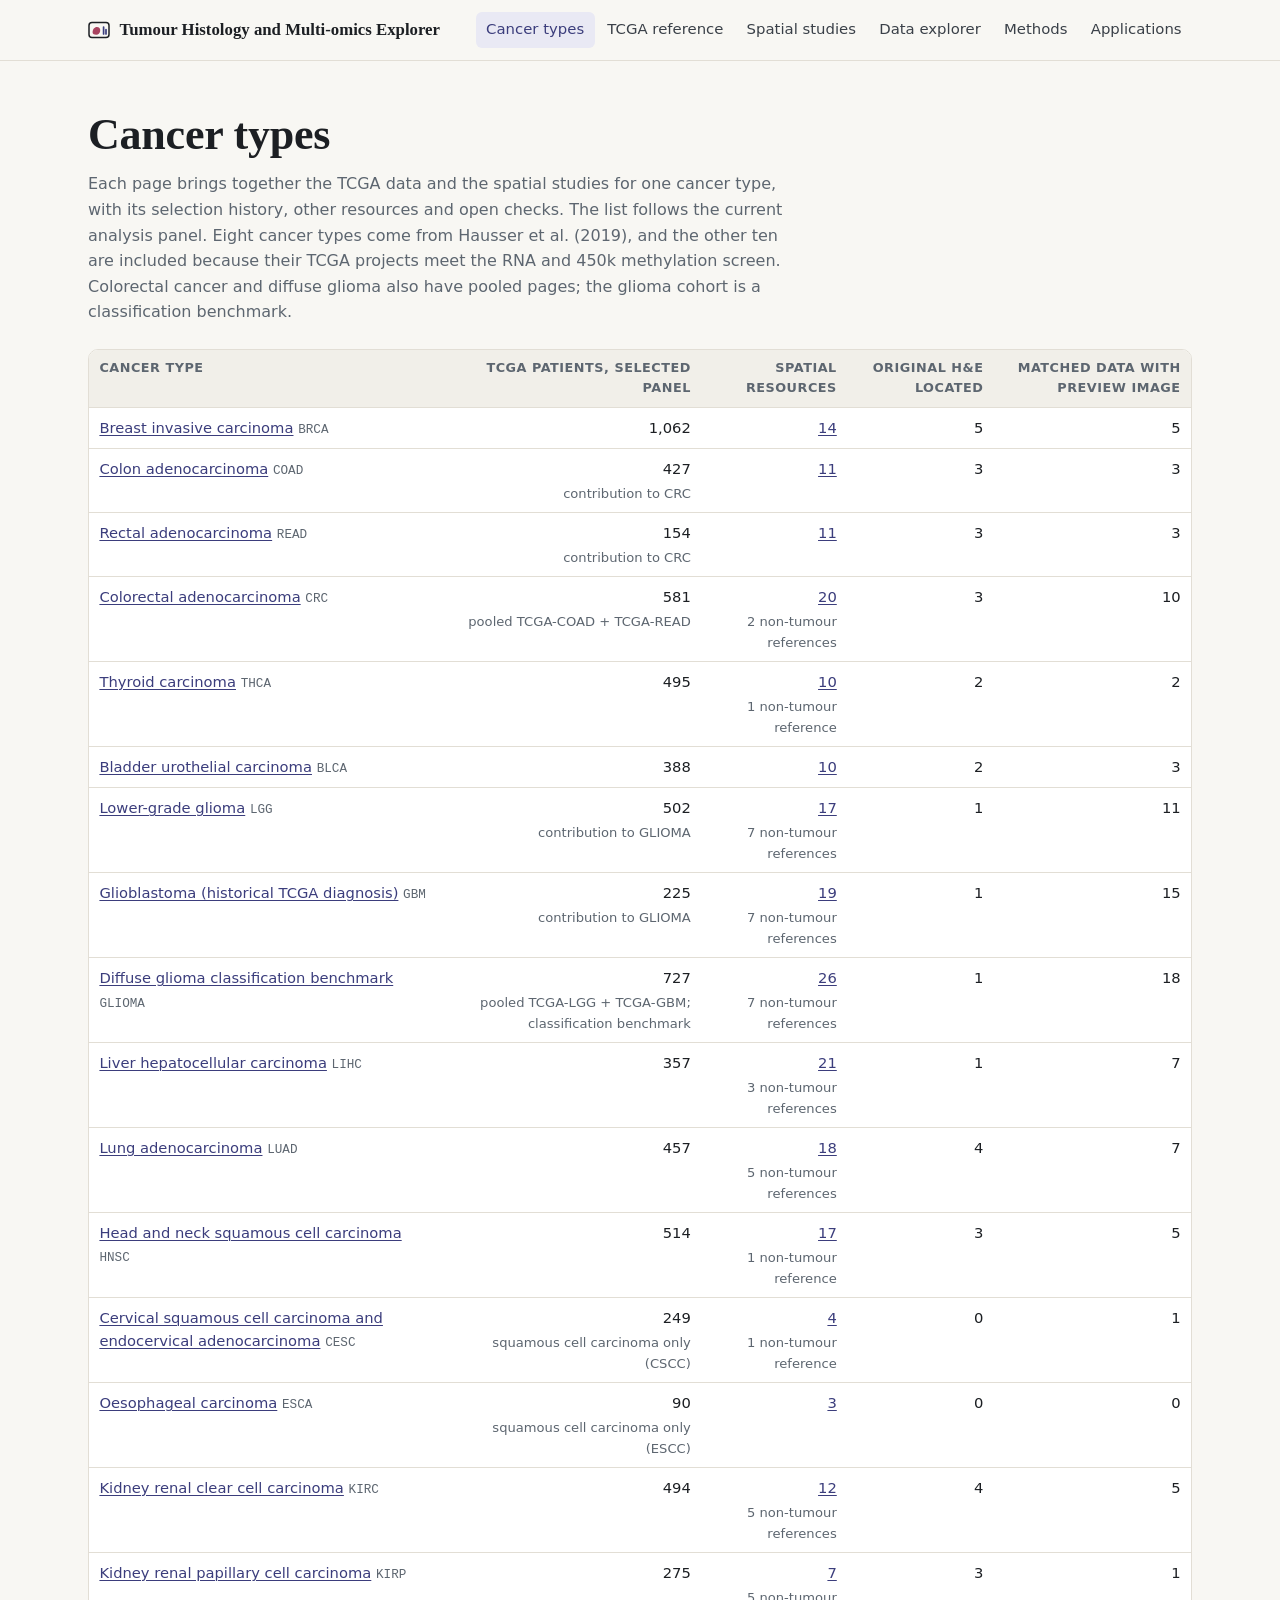
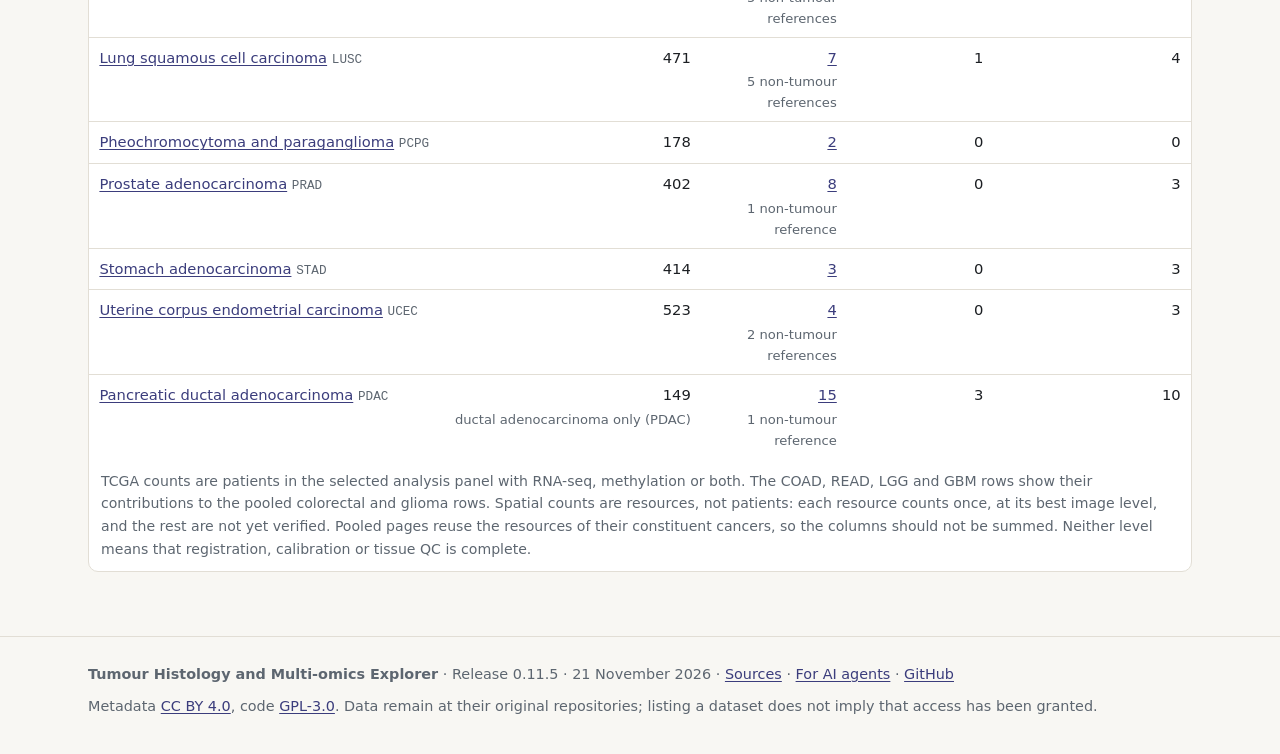
<file: cancers.html>
<!doctype html>
<html lang="en">
<head>
<meta charset="utf-8">
<meta name="viewport" content="width=device-width, initial-scale=1">
<title>Cancer types · Tumour Histology and Multi-omics Explorer</title>
<meta name="description" content="Each cancer type with its TCGA reference, spatial studies, selection history and open checks.">
<link rel="icon" href="assets/icon.svg" type="image/svg+xml">
<link rel="stylesheet" href="assets/css/site.css">
<link rel="alternate" type="text/markdown" title="Text version" href="md/cancers/index.md">
</head>
<body>
<a class="skip" href="#main">Skip to content</a>
<header class="site-header">
  <div class="wrap">
    <a class="brand" href="./"><svg width="22" height="20" viewBox="0 0 22 20" aria-hidden="true"><rect x="1" y="2.5" width="20" height="15" rx="3" fill="none" stroke="currentColor" stroke-width="1.5"/><path d="M4.6 12.4c0-2.9 1.9-5.3 4.3-5.3 2.2 0 3.6 1.6 3.3 3.9-.3 2.2-2.2 3.9-4.1 3.7-1.9-.2-3.5-.6-3.5-2.3Z" class="brand-blob"/><path d="M15.6 7v7M18 9.5v4.5" class="brand-bars" stroke-width="1.7" stroke-linecap="round"/></svg><span>Tumour Histology and Multi-omics Explorer</span></a>
    <button class="nav-toggle" type="button" aria-expanded="false" aria-controls="site-nav" hidden><svg width="16" height="16" viewBox="0 0 16 16" aria-hidden="true"><path d="M2 4h12M2 8h12M2 12h12" stroke="currentColor" stroke-width="1.6" stroke-linecap="round"/></svg>Menu</button>
    <nav class="site-nav" id="site-nav" aria-label="Main"><ul>
      <li><a href="cancers.html" aria-current="page">Cancer types</a></li>
      <li><a href="tcga.html">TCGA reference</a></li>
      <li><a href="spatial.html">Spatial studies</a></li>
      <li><a href="explore.html">Data explorer</a></li>
      <li><a href="methods.html">Methods</a></li>
      <li><a href="applications.html">Applications</a></li>
    </ul></nav>
  </div>
</header>

<main id="main">
  <div class="wrap" id="content"><p class="muted">Loading… Text versions of every cancer page are in <a href="md/cancers/index.md">md/cancers/</a>.</p></div>
</main>

<footer class="site-footer">
  <div class="wrap">
    <span><strong>Tumour Histology and Multi-omics Explorer</strong> · <span id="release">Release</span> · <a href="sources.html">Sources</a> · <a href="agents.html">For AI agents</a> · <a href="https://github.com/IARCbioinfo/histology-multiomics-explorer">GitHub</a></span>
    <span>Metadata <a href="https://github.com/IARCbioinfo/histology-multiomics-explorer/blob/main/DATA-LICENSE.md">CC BY 4.0</a>, code <a href="https://github.com/IARCbioinfo/histology-multiomics-explorer/blob/main/LICENSE">GPL-3.0</a>. Data remain at their original repositories; listing a dataset does not imply that access has been granted.</span>
  </div>
</footer>
<script type="module" src="assets/js/cancers.js"></script>
</body>
</html>
</file>
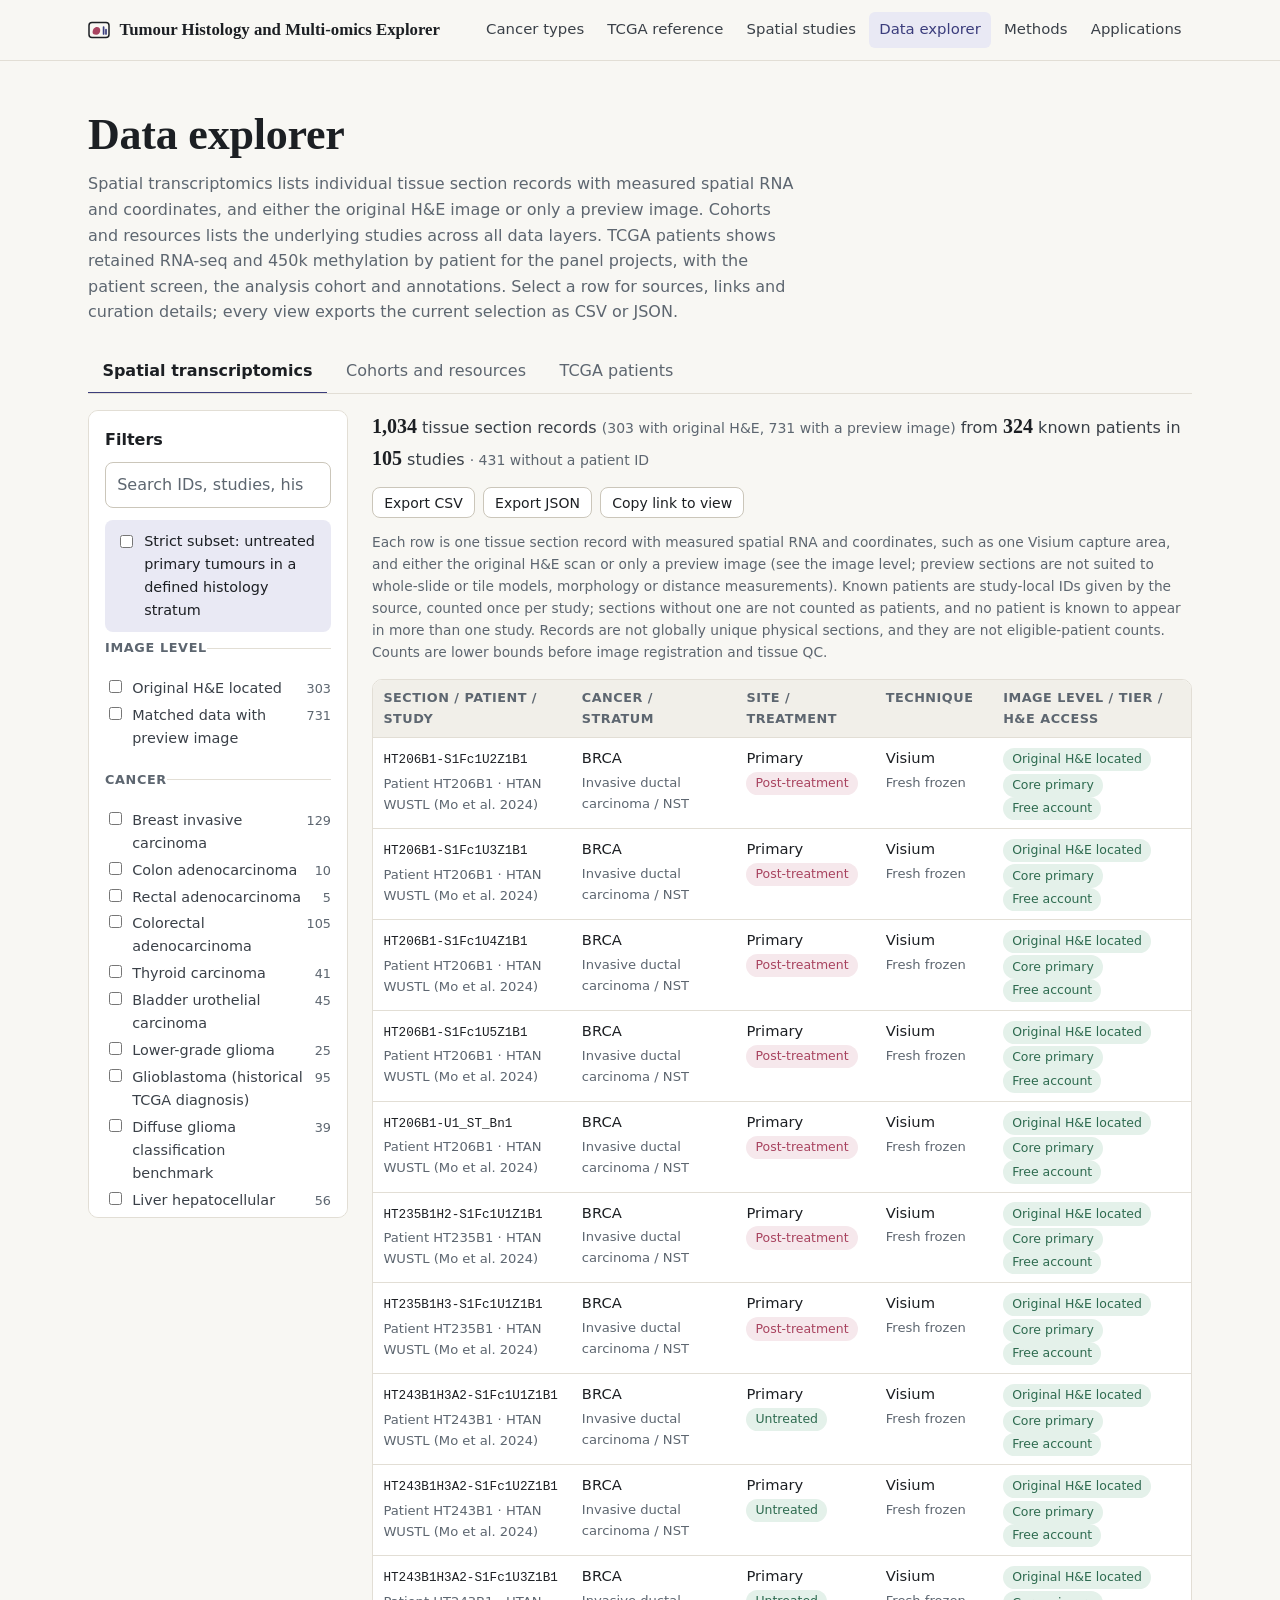
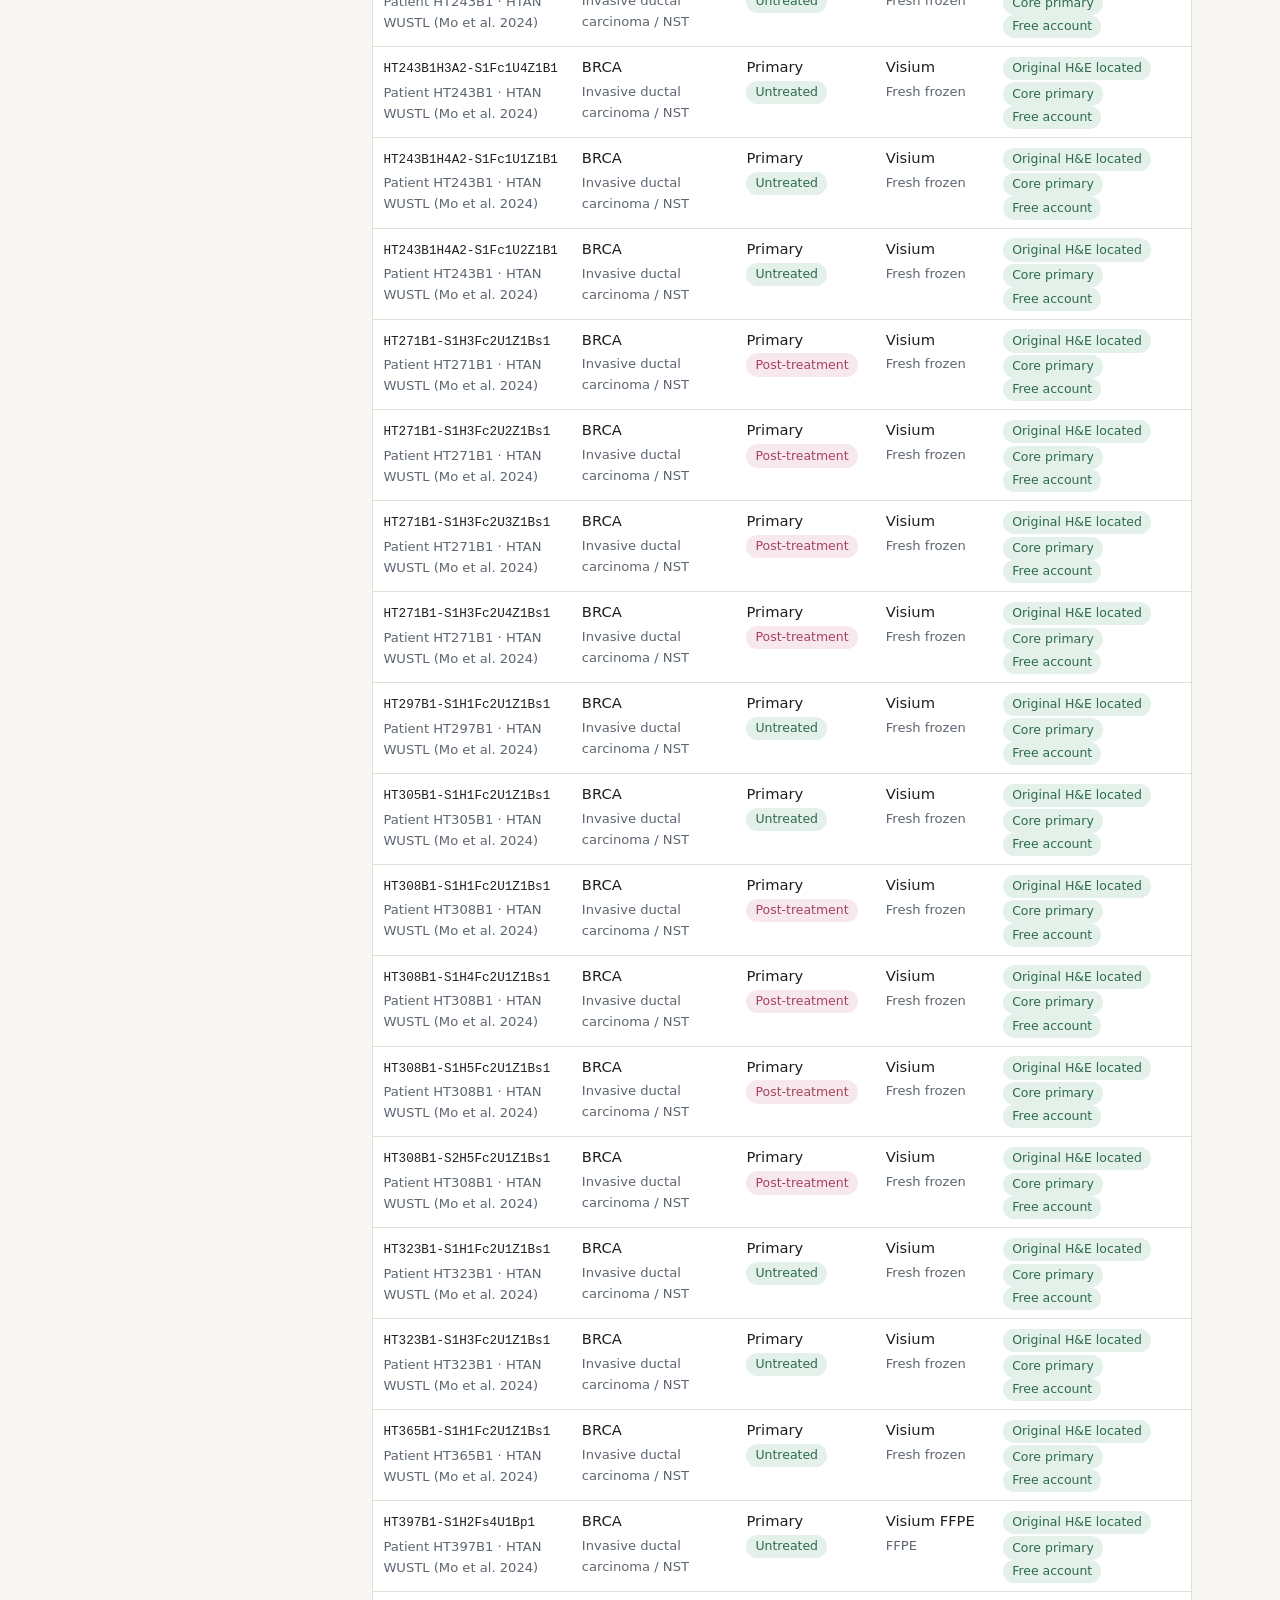
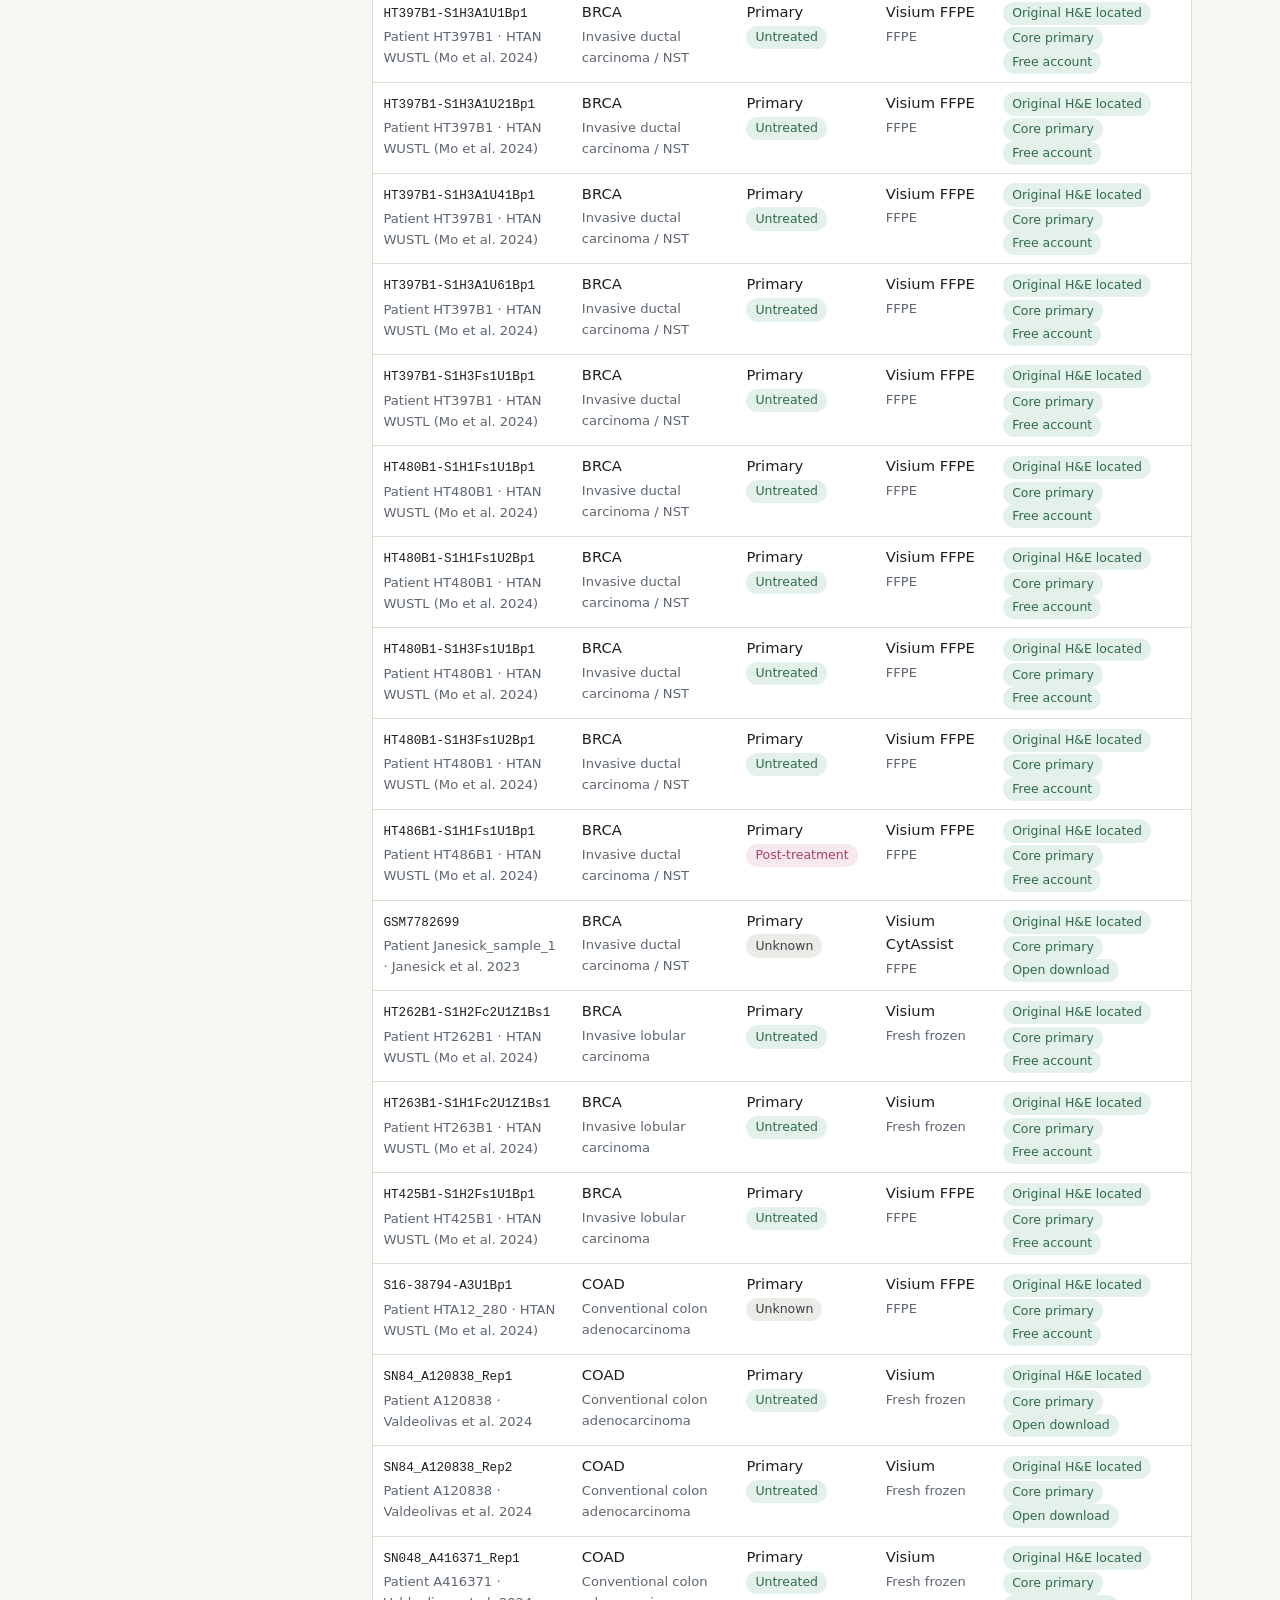
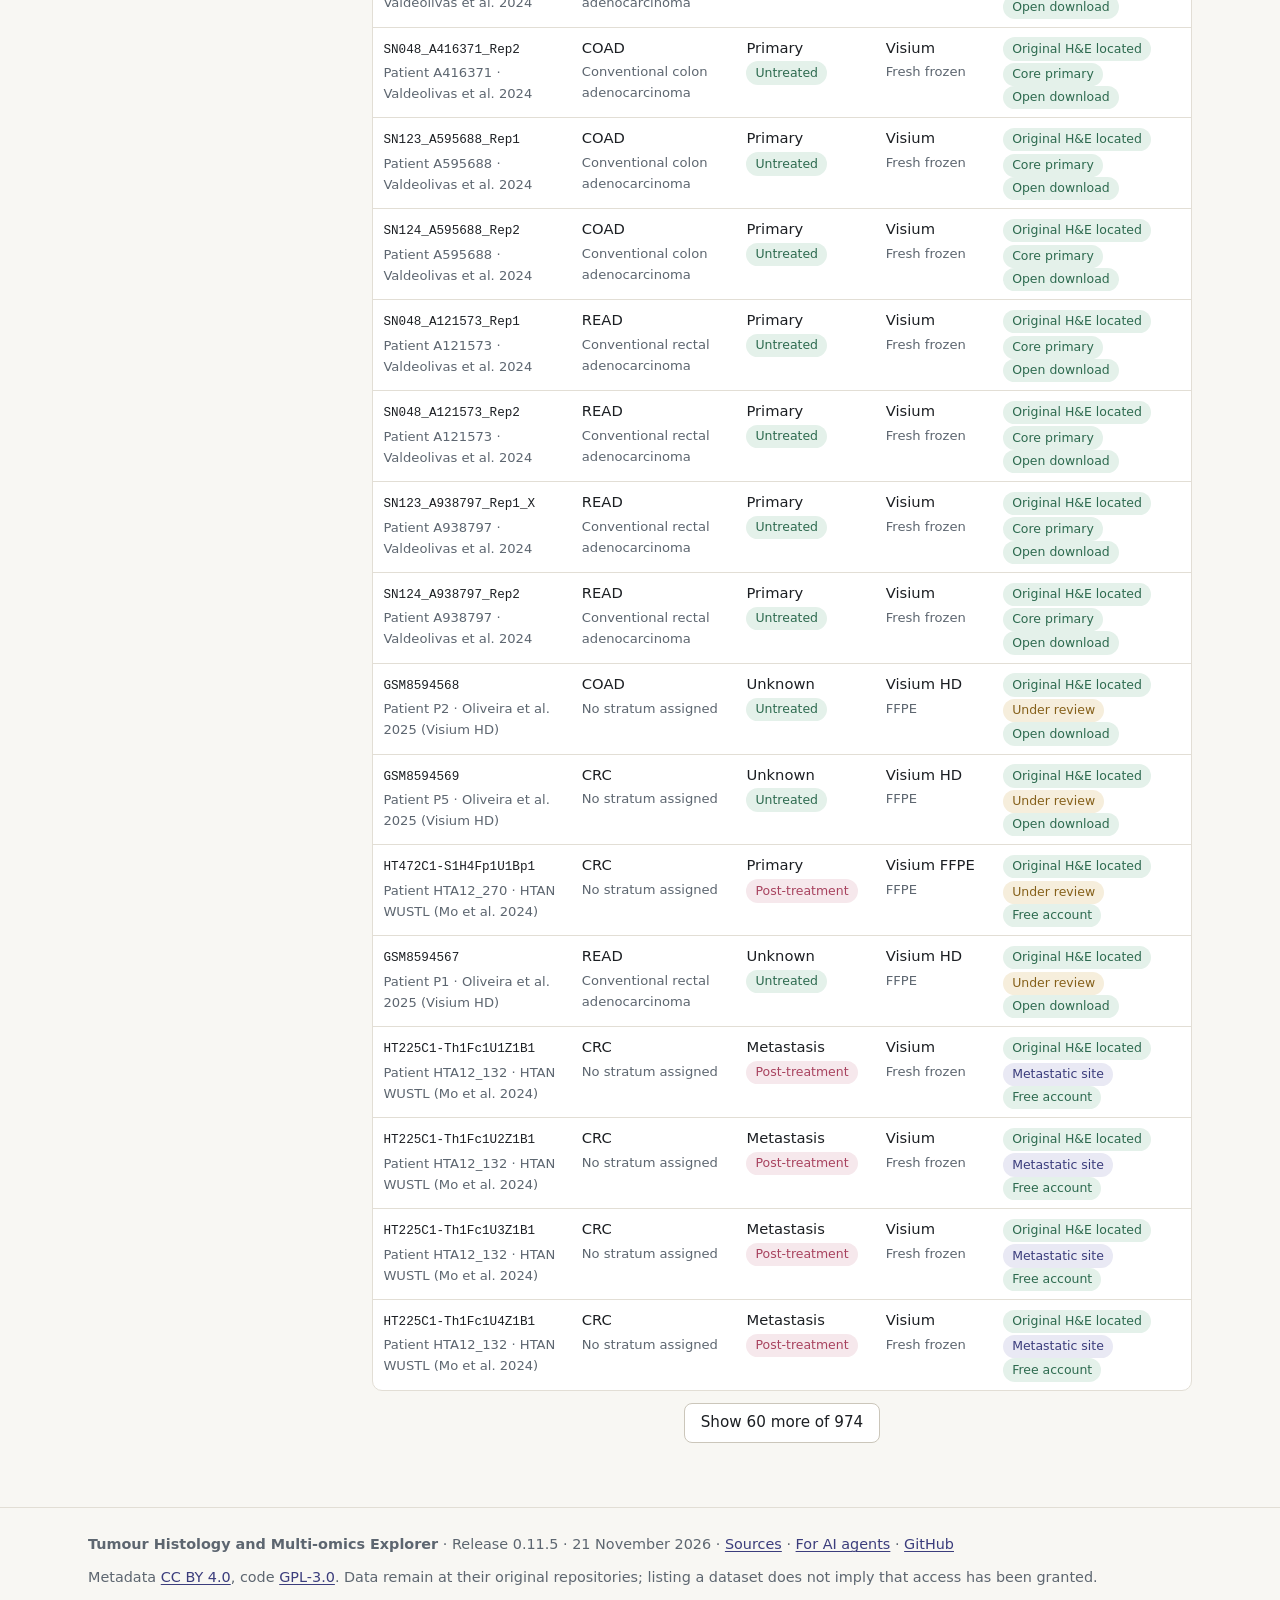
<file: explore.html>
<!doctype html>
<html lang="en">
<head>
<meta charset="utf-8">
<meta name="viewport" content="width=device-width, initial-scale=1">
<title>Data explorer · Tumour Histology and Multi-omics Explorer</title>
<meta name="description" content="Search and filter spatial transcriptomics sections, catalogued resources and TCGA patients, and export the selected metadata.">
<link rel="icon" href="assets/icon.svg" type="image/svg+xml">
<link rel="stylesheet" href="assets/css/site.css">
</head>
<body class="tool">
<a class="skip" href="#main">Skip to content</a>
<header class="site-header">
  <div class="wrap">
    <a class="brand" href="./"><svg width="22" height="20" viewBox="0 0 22 20" aria-hidden="true"><rect x="1" y="2.5" width="20" height="15" rx="3" fill="none" stroke="currentColor" stroke-width="1.5"/><path d="M4.6 12.4c0-2.9 1.9-5.3 4.3-5.3 2.2 0 3.6 1.6 3.3 3.9-.3 2.2-2.2 3.9-4.1 3.7-1.9-.2-3.5-.6-3.5-2.3Z" class="brand-blob"/><path d="M15.6 7v7M18 9.5v4.5" class="brand-bars" stroke-width="1.7" stroke-linecap="round"/></svg><span>Tumour Histology and Multi-omics Explorer</span></a>
    <button class="nav-toggle" type="button" aria-expanded="false" aria-controls="site-nav" hidden><svg width="16" height="16" viewBox="0 0 16 16" aria-hidden="true"><path d="M2 4h12M2 8h12M2 12h12" stroke="currentColor" stroke-width="1.6" stroke-linecap="round"/></svg>Menu</button>
    <nav class="site-nav" id="site-nav" aria-label="Main"><ul>
      <li><a href="cancers.html">Cancer types</a></li>
      <li><a href="tcga.html">TCGA reference</a></li>
      <li><a href="spatial.html">Spatial studies</a></li>
      <li><a href="explore.html" aria-current="page">Data explorer</a></li>
      <li><a href="methods.html">Methods</a></li>
      <li><a href="applications.html">Applications</a></li>
    </ul></nav>
  </div>
</header>

<main id="main">
  <div class="wrap">
    <div class="page-head">
      <h1>Data explorer</h1>
      <p class="prose muted">Spatial transcriptomics lists individual tissue section records with measured spatial RNA and coordinates, and either the original H&amp;E image or only a preview image. Cohorts and resources lists the underlying studies across all data layers. TCGA patients shows retained RNA-seq and 450k methylation by patient for the panel projects, with the patient screen, the analysis cohort and annotations. Select a row for sources, links and curation details; every view exports the current selection as CSV or JSON.</p>
    </div>

    <div class="tabs" role="tablist" aria-label="View">
      <button role="tab" id="tab-captures" aria-controls="results" data-view="captures"><span class="long">Spatial transcriptomics</span><span class="short">Spatial</span></button>
      <button role="tab" id="tab-cohorts" aria-controls="results" data-view="cohorts"><span class="long">Cohorts and resources</span><span class="short">Cohorts</span></button>
      <button role="tab" id="tab-tcga" aria-controls="results" data-view="tcga">TCGA patients</button>
    </div>

    <div class="explorer">
      <details class="filters" id="filters" open>
        <summary>Filters</summary>
        <label class="visually-hidden" for="q">Search</label>
        <input class="search" id="q" type="search" placeholder="Search IDs, studies, histology…" autocomplete="off">
        <label class="toggle" id="strict-wrap"><input type="checkbox" id="strict"> <span>Strict subset: untreated primary tumours in a defined histology stratum</span></label>
        <div id="facets"></div>
        <p style="margin-top:.8rem"><button class="btn small" type="button" id="reset">Clear all filters</button></p>
      </details>

      <section id="results" role="tabpanel" aria-live="polite">
        <div class="summary">
          <div class="count" id="count"></div>
          <div class="tools">
            <button class="btn small" type="button" id="export-csv">Export CSV</button>
            <button class="btn small" type="button" id="export-json">Export JSON</button>
            <button class="btn small" type="button" id="copy-link">Copy link to view</button>
          </div>
        </div>
        <p class="note" id="view-note"></p>
        <div id="table"></div>
        <div class="more" id="more"></div>
      </section>
    </div>
  </div>
</main>

<footer class="site-footer">
  <div class="wrap">
    <span><strong>Tumour Histology and Multi-omics Explorer</strong> · <span id="release">Release</span> · <a href="sources.html">Sources</a> · <a href="agents.html">For AI agents</a> · <a href="https://github.com/IARCbioinfo/histology-multiomics-explorer">GitHub</a></span>
    <span>Metadata <a href="https://github.com/IARCbioinfo/histology-multiomics-explorer/blob/main/DATA-LICENSE.md">CC BY 4.0</a>, code <a href="https://github.com/IARCbioinfo/histology-multiomics-explorer/blob/main/LICENSE">GPL-3.0</a>. Data remain at their original repositories; listing a dataset does not imply that access has been granted.</span>
  </div>
</footer>
<script type="module" src="assets/js/explore.js"></script>
</body>
</html>
</file>
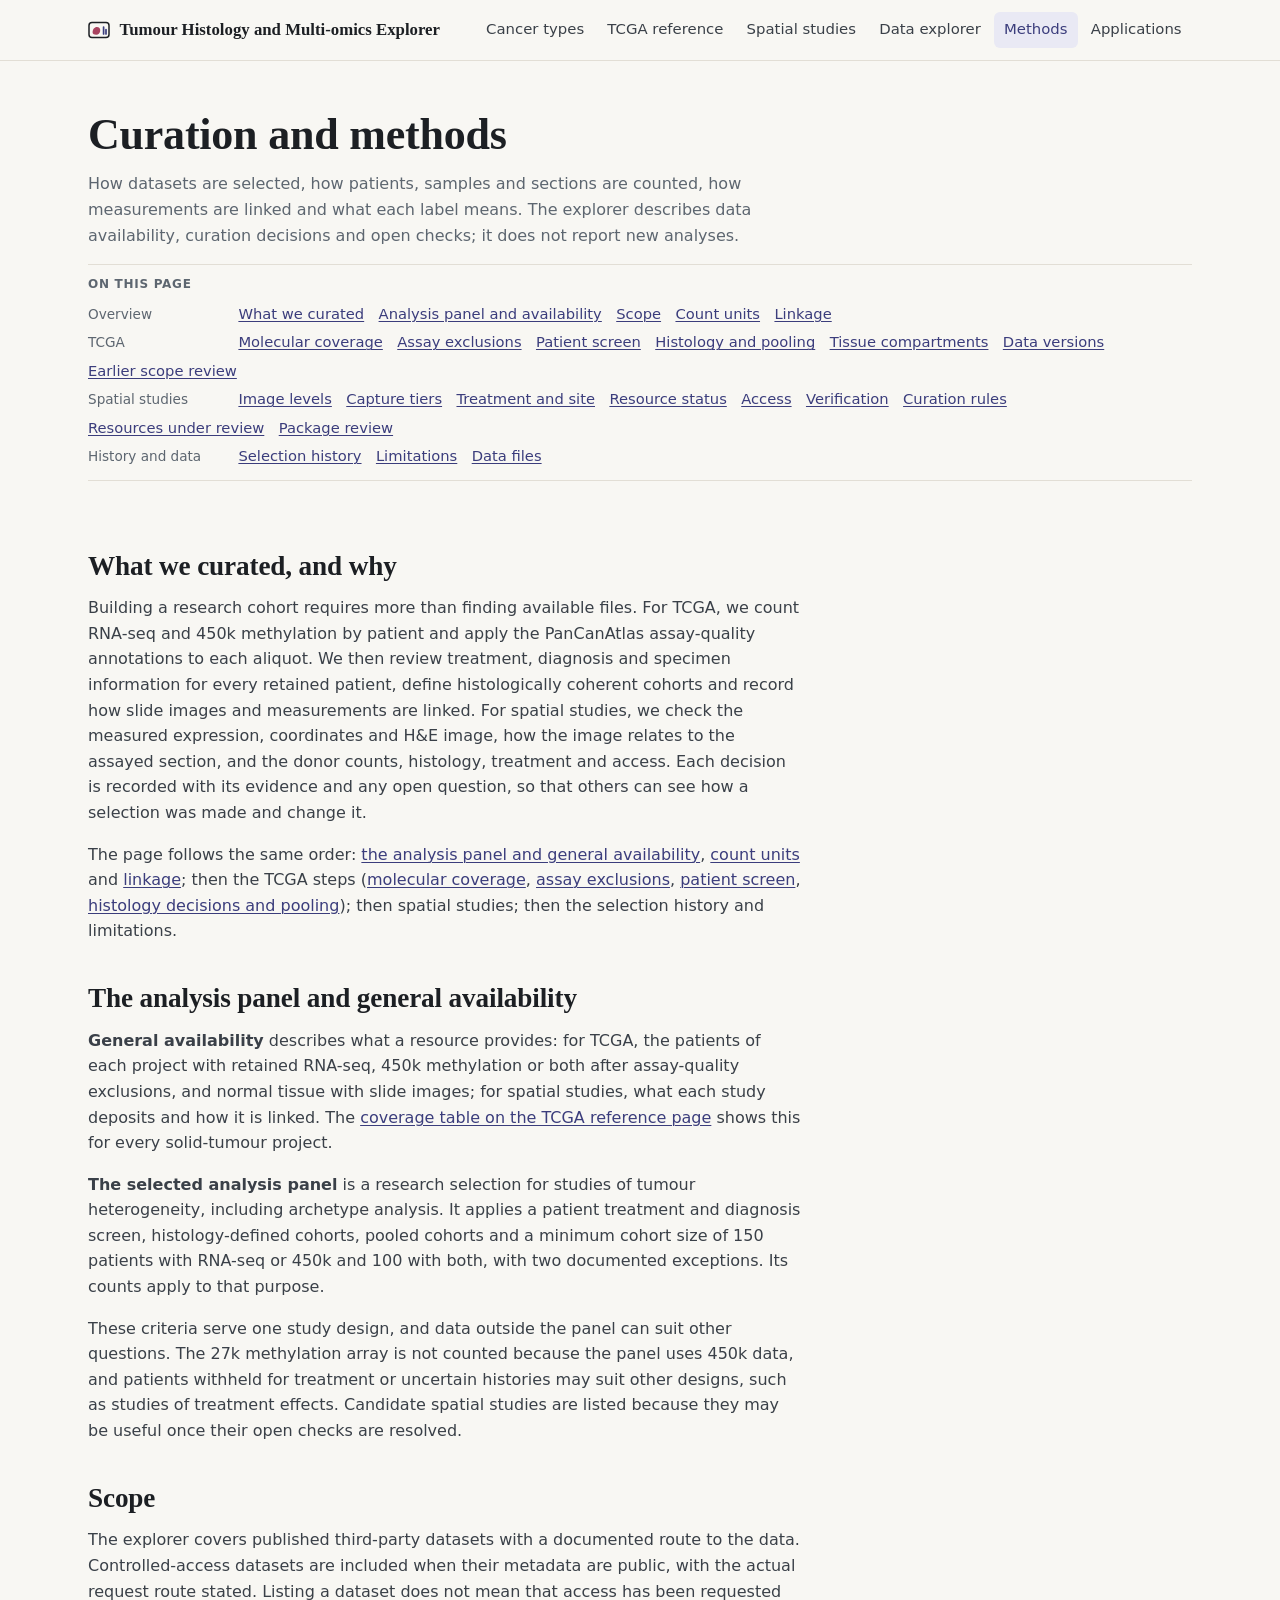
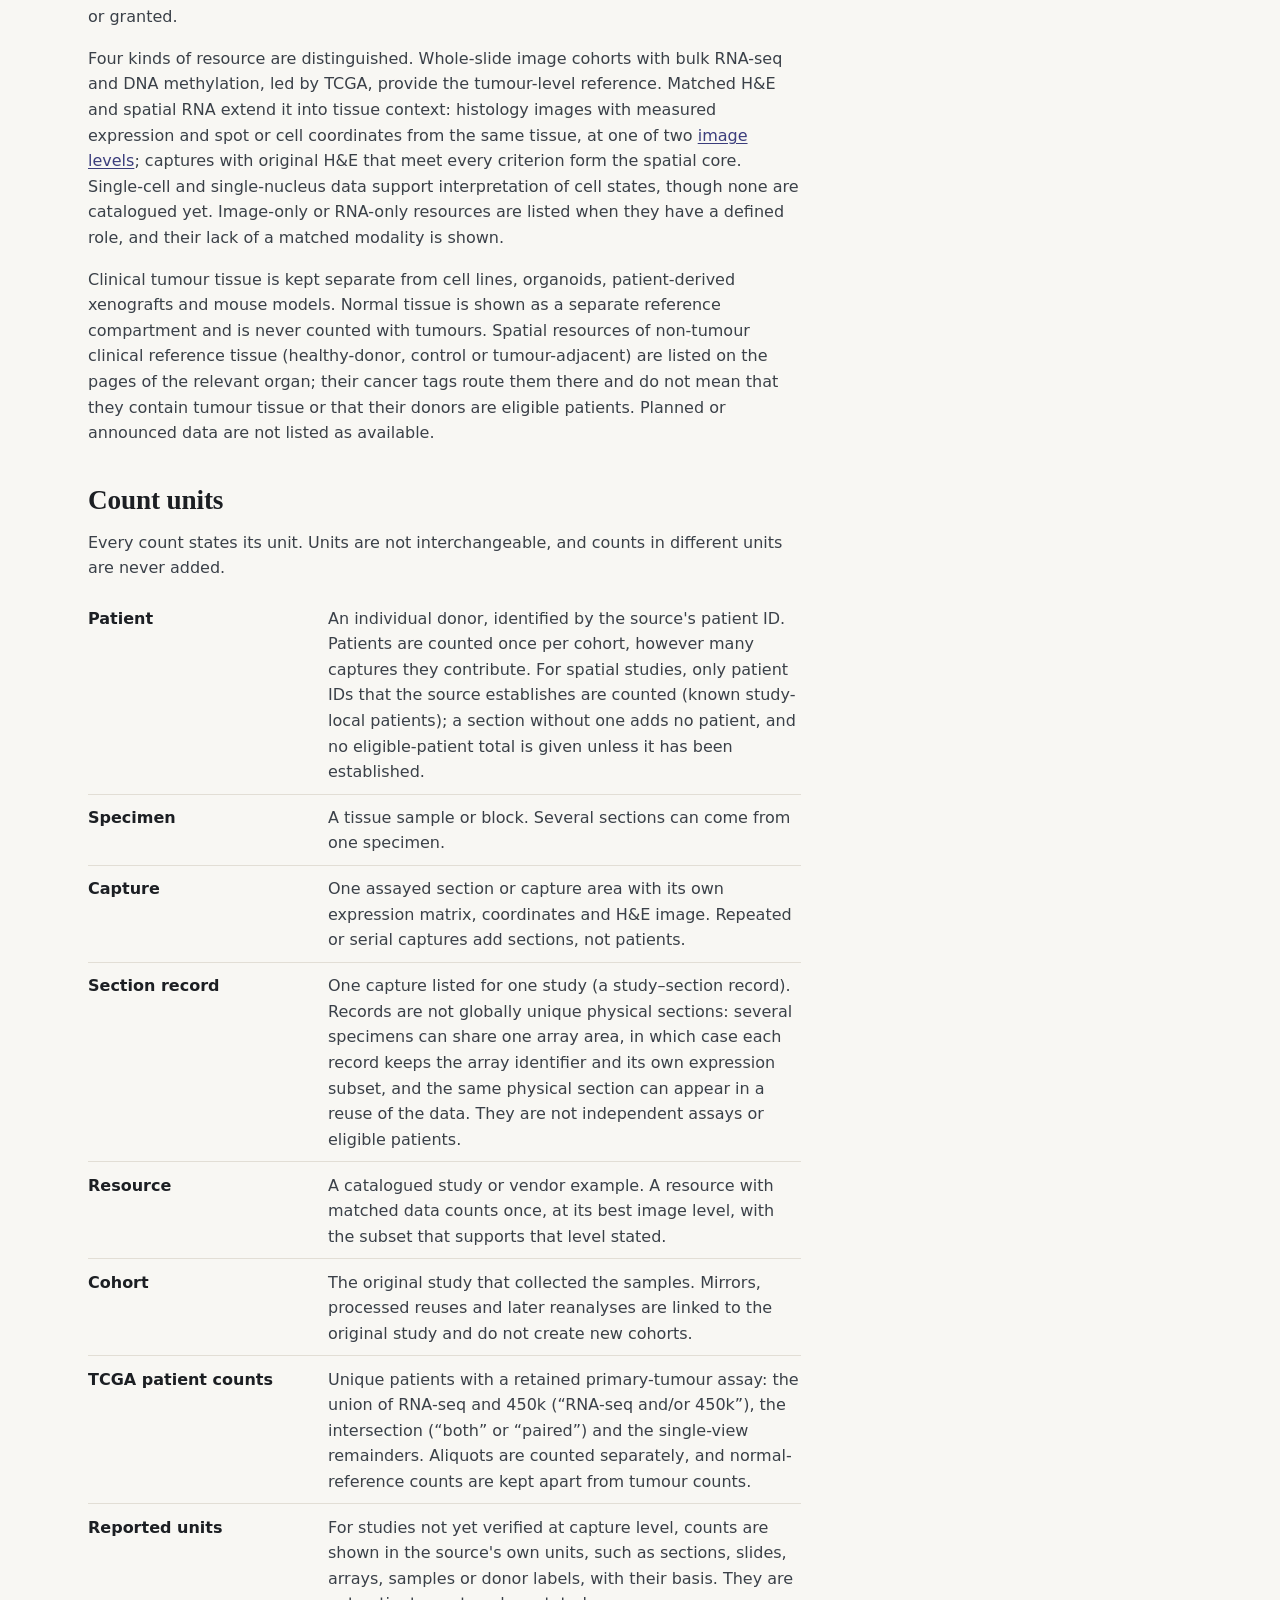
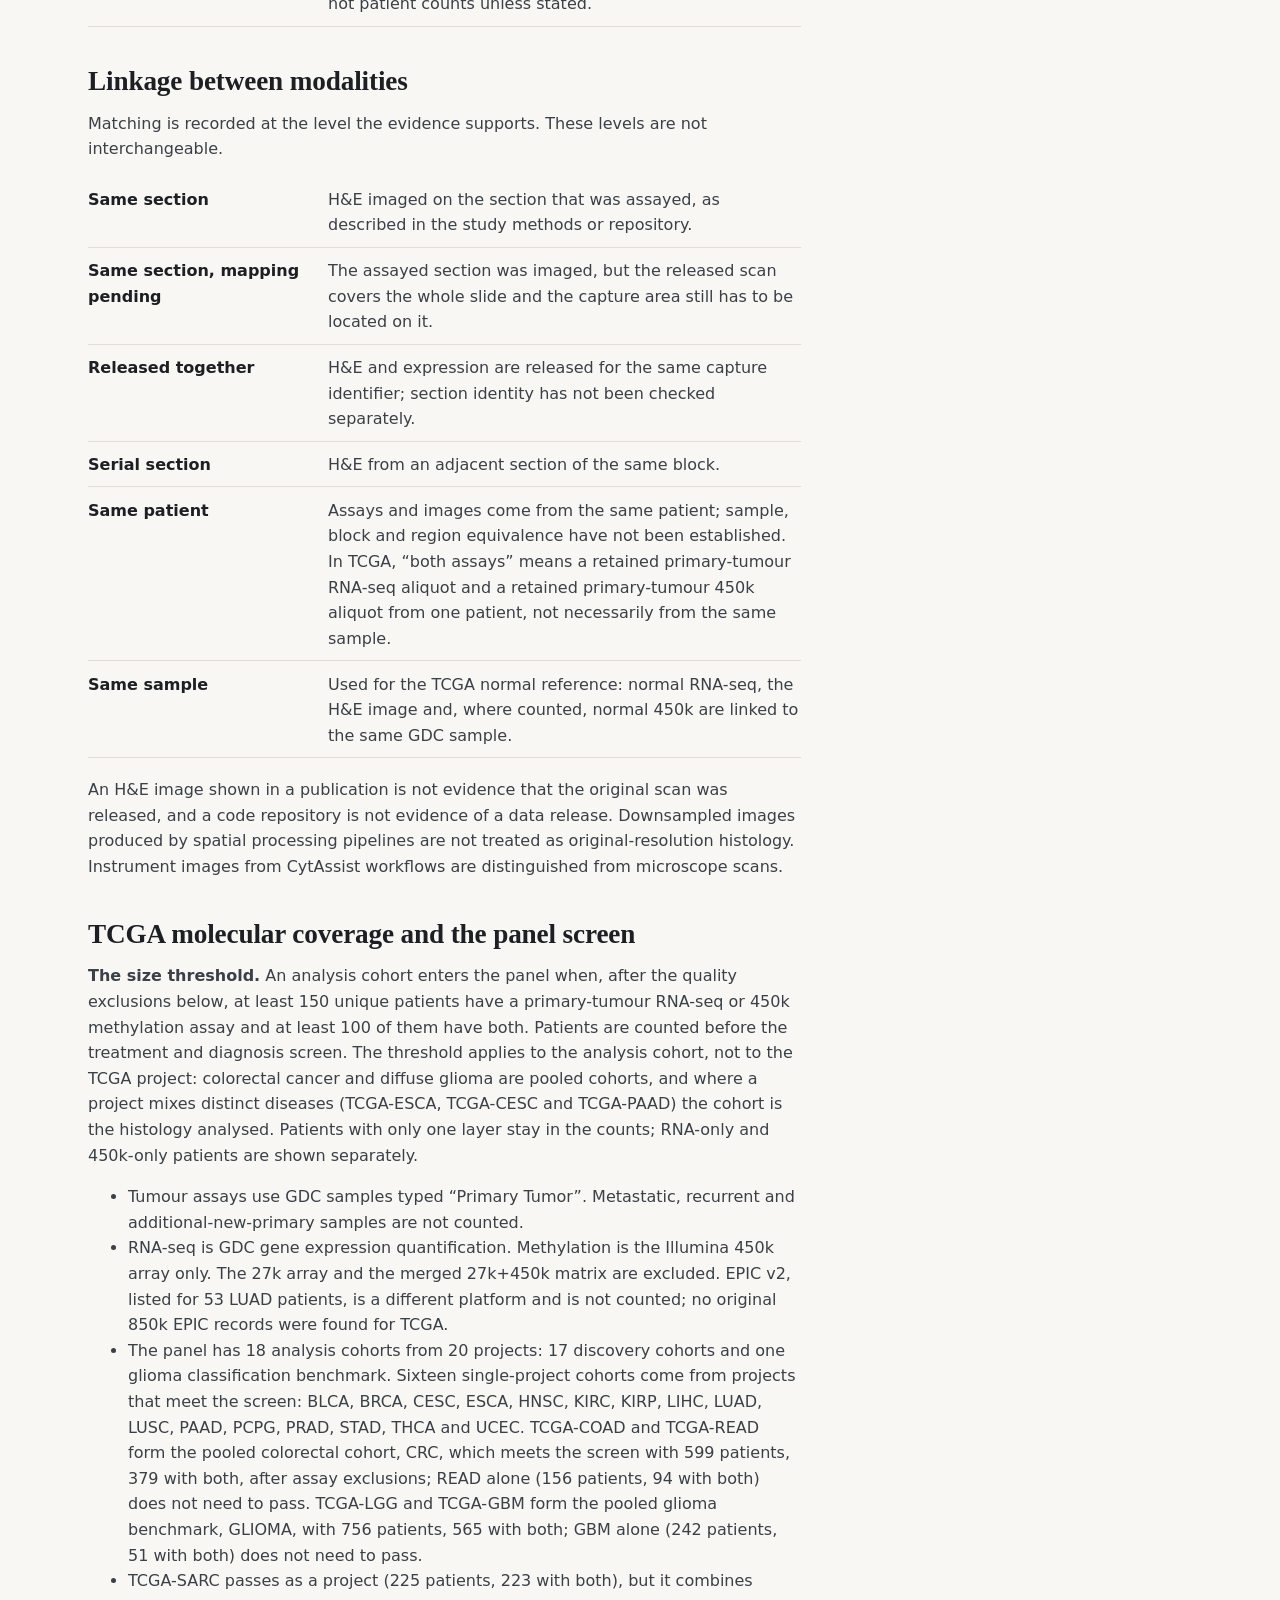
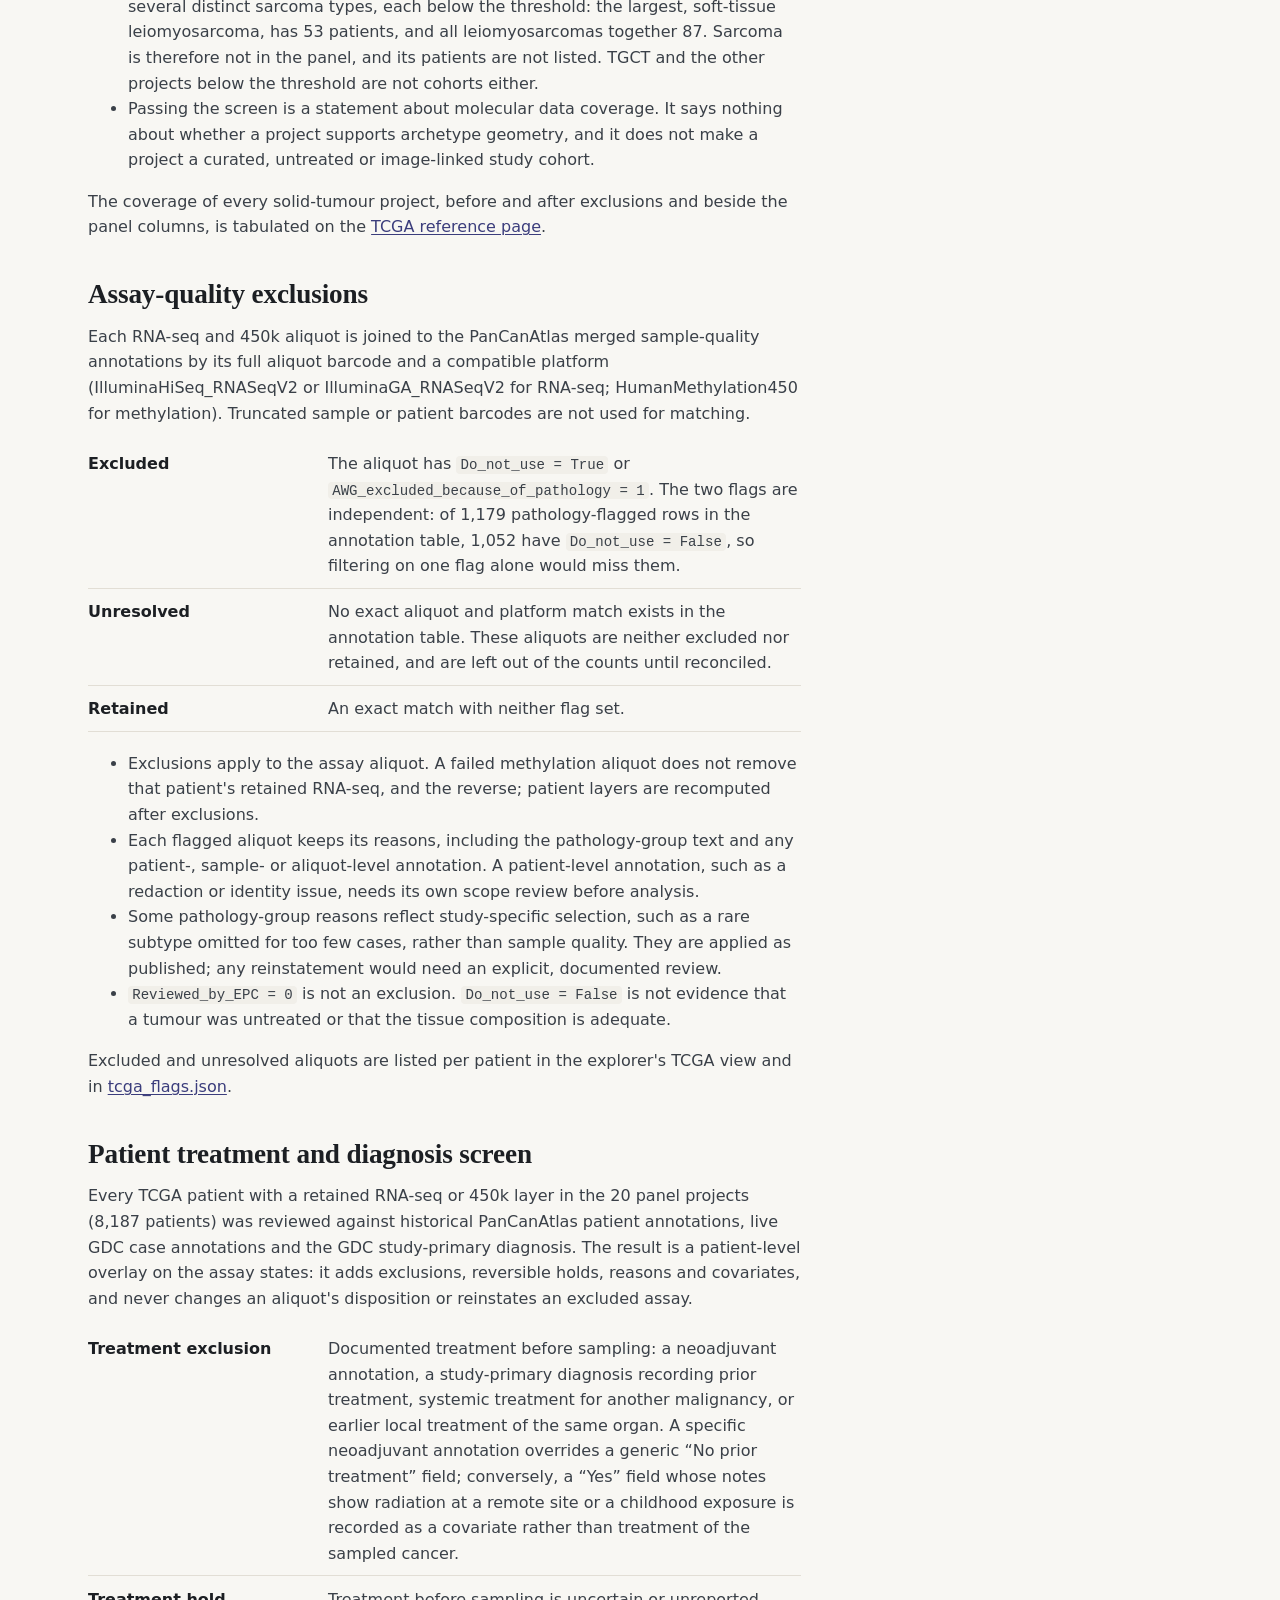
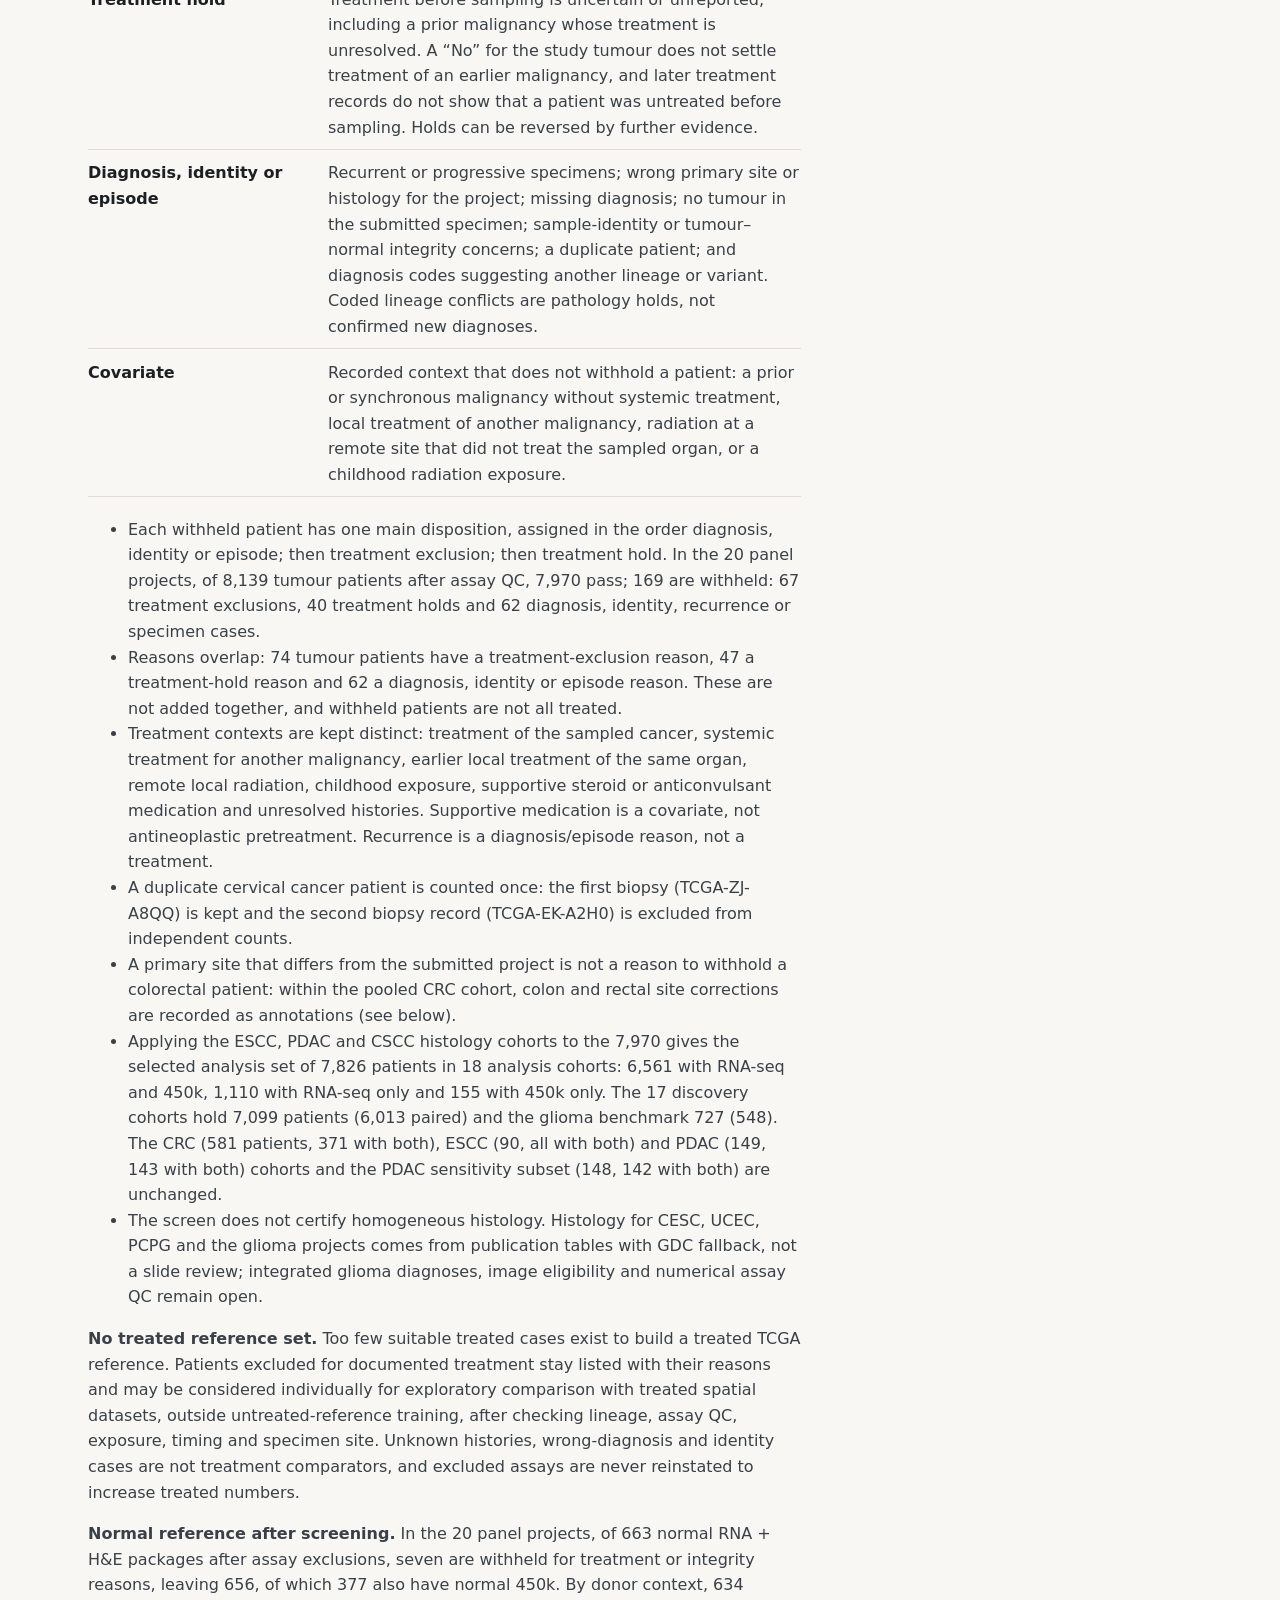
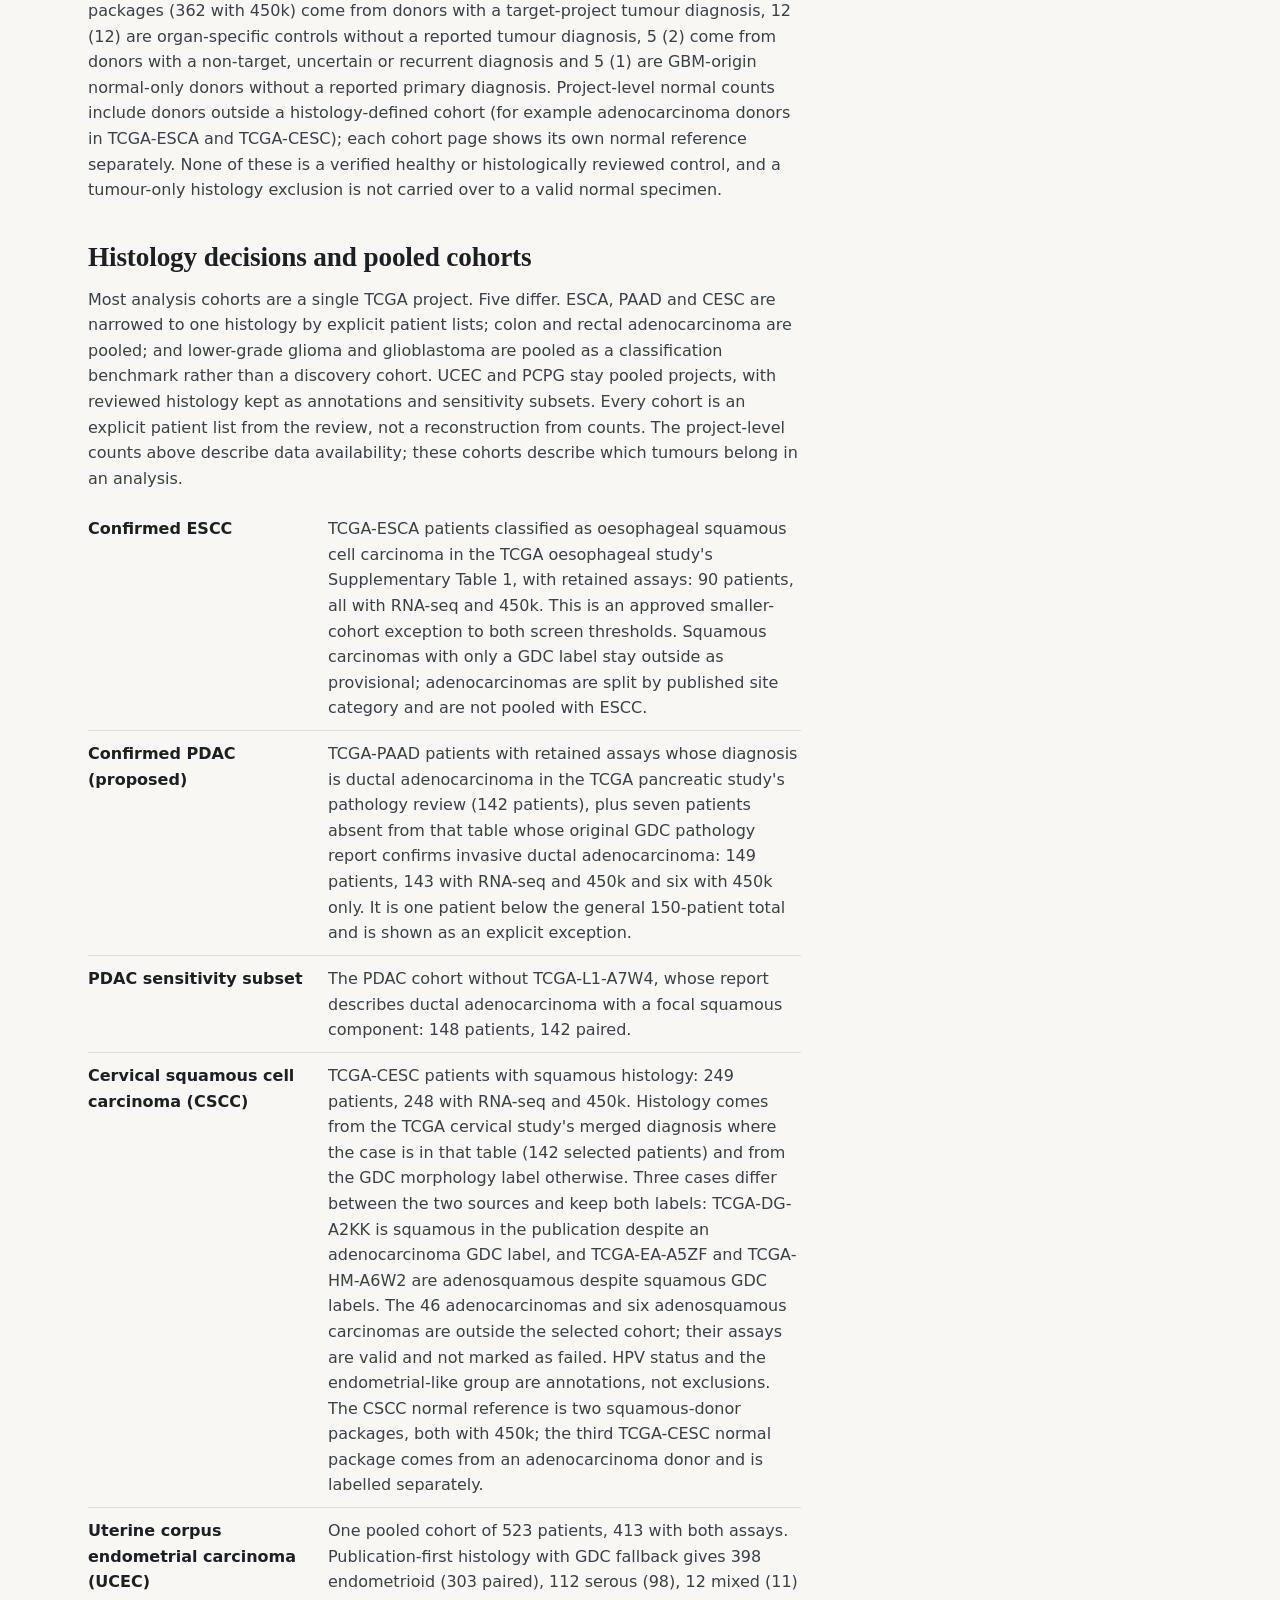
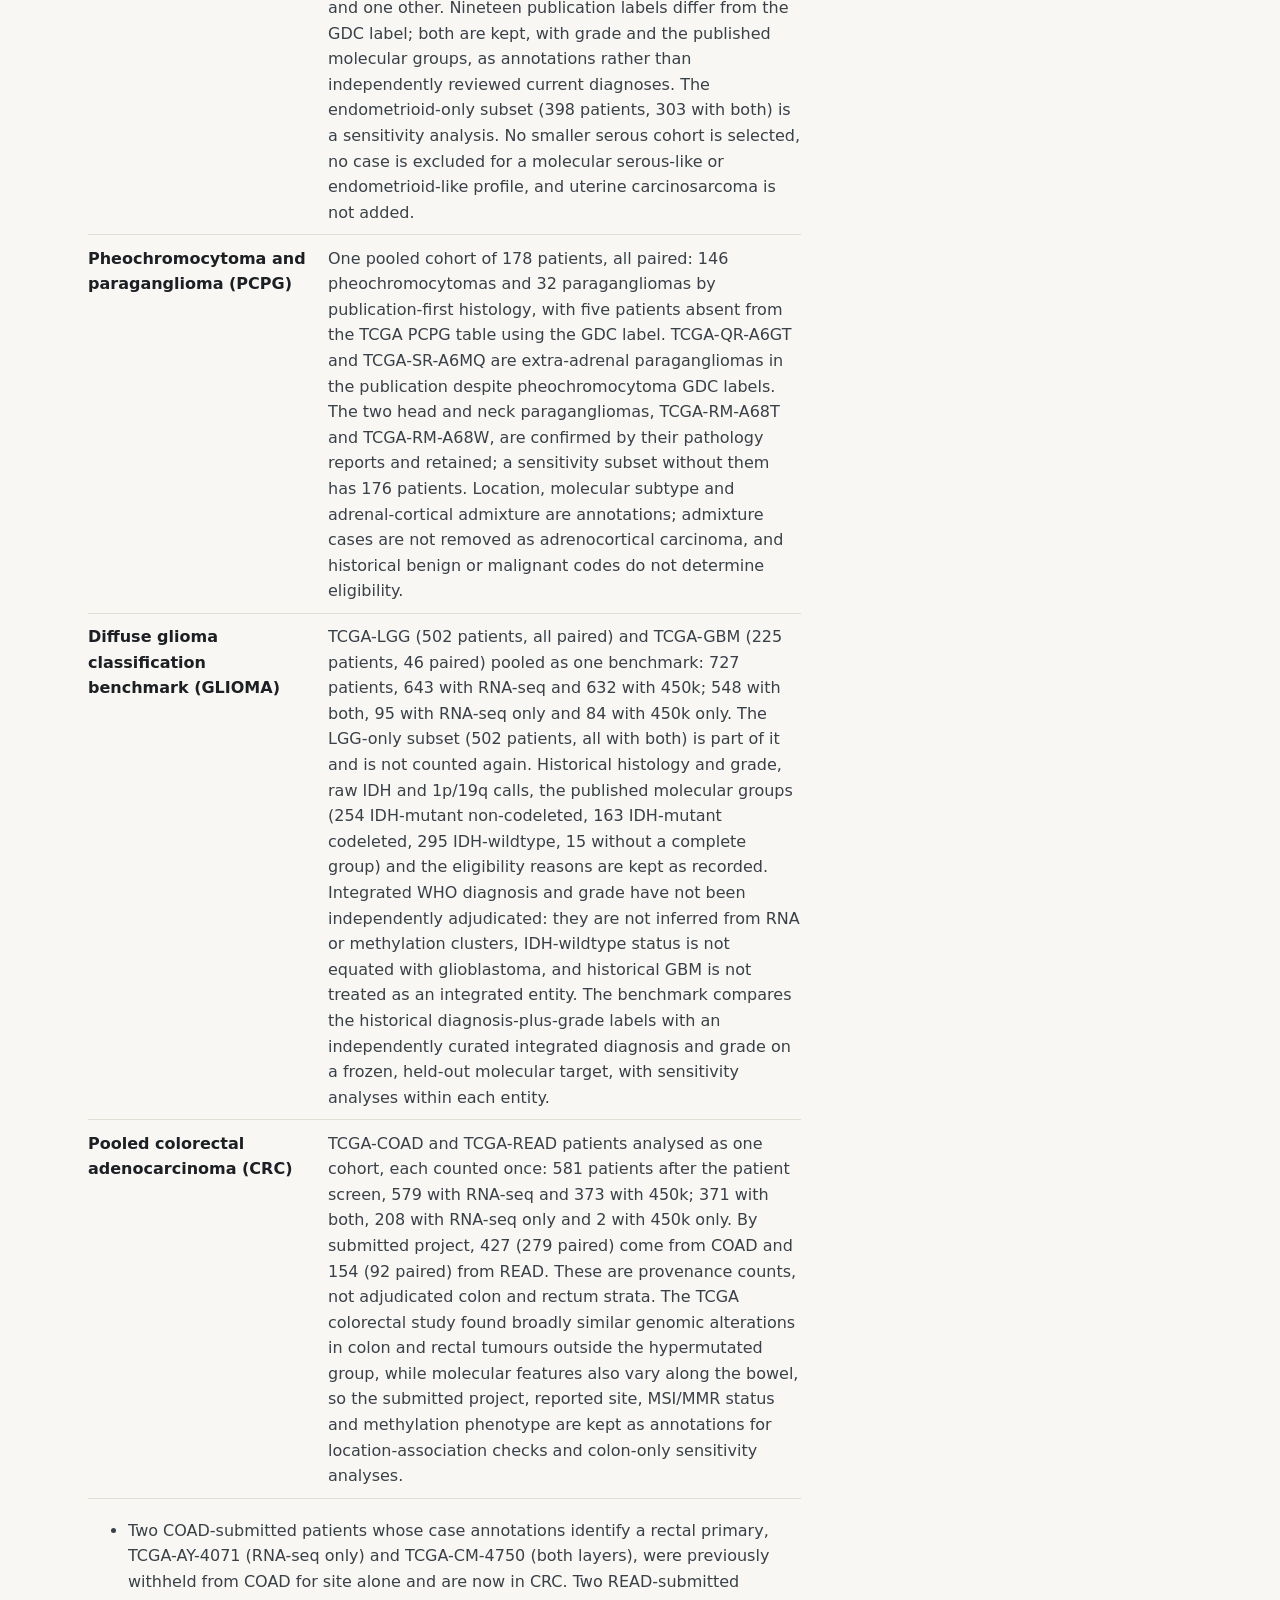
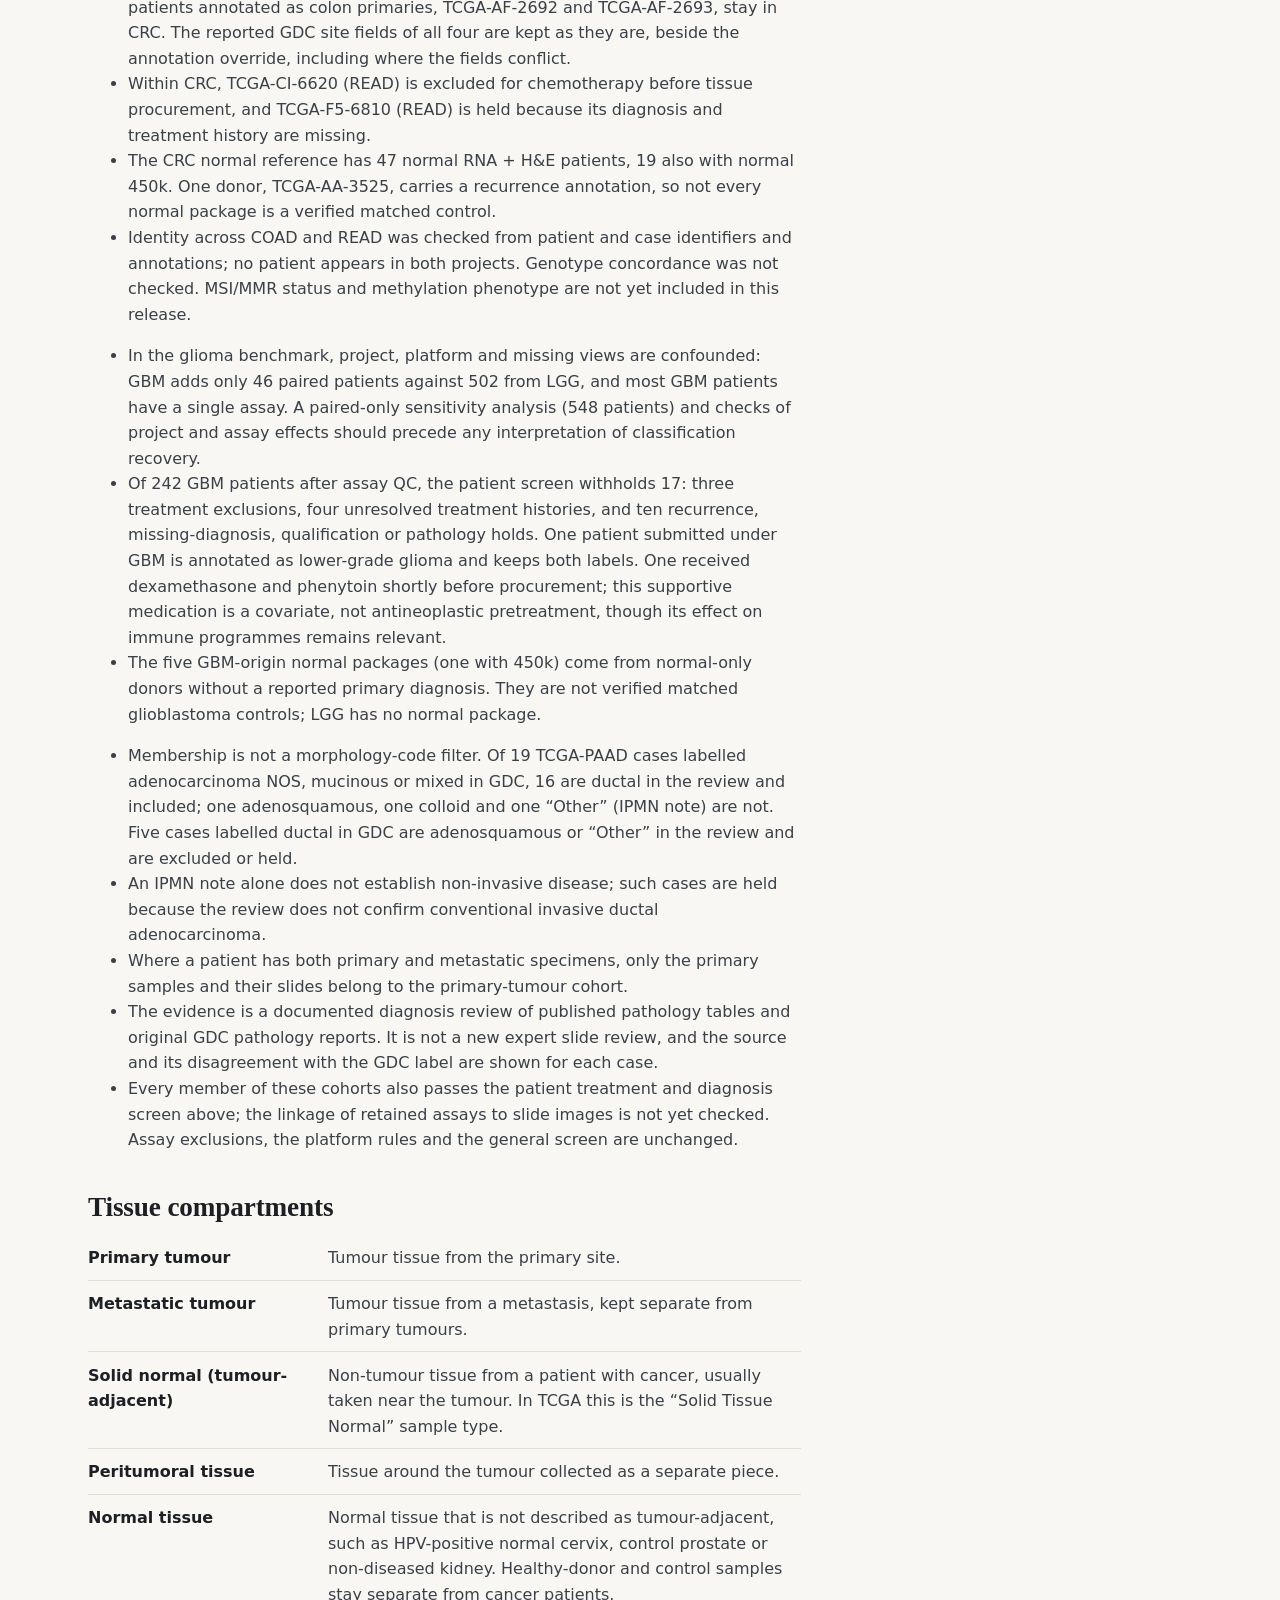
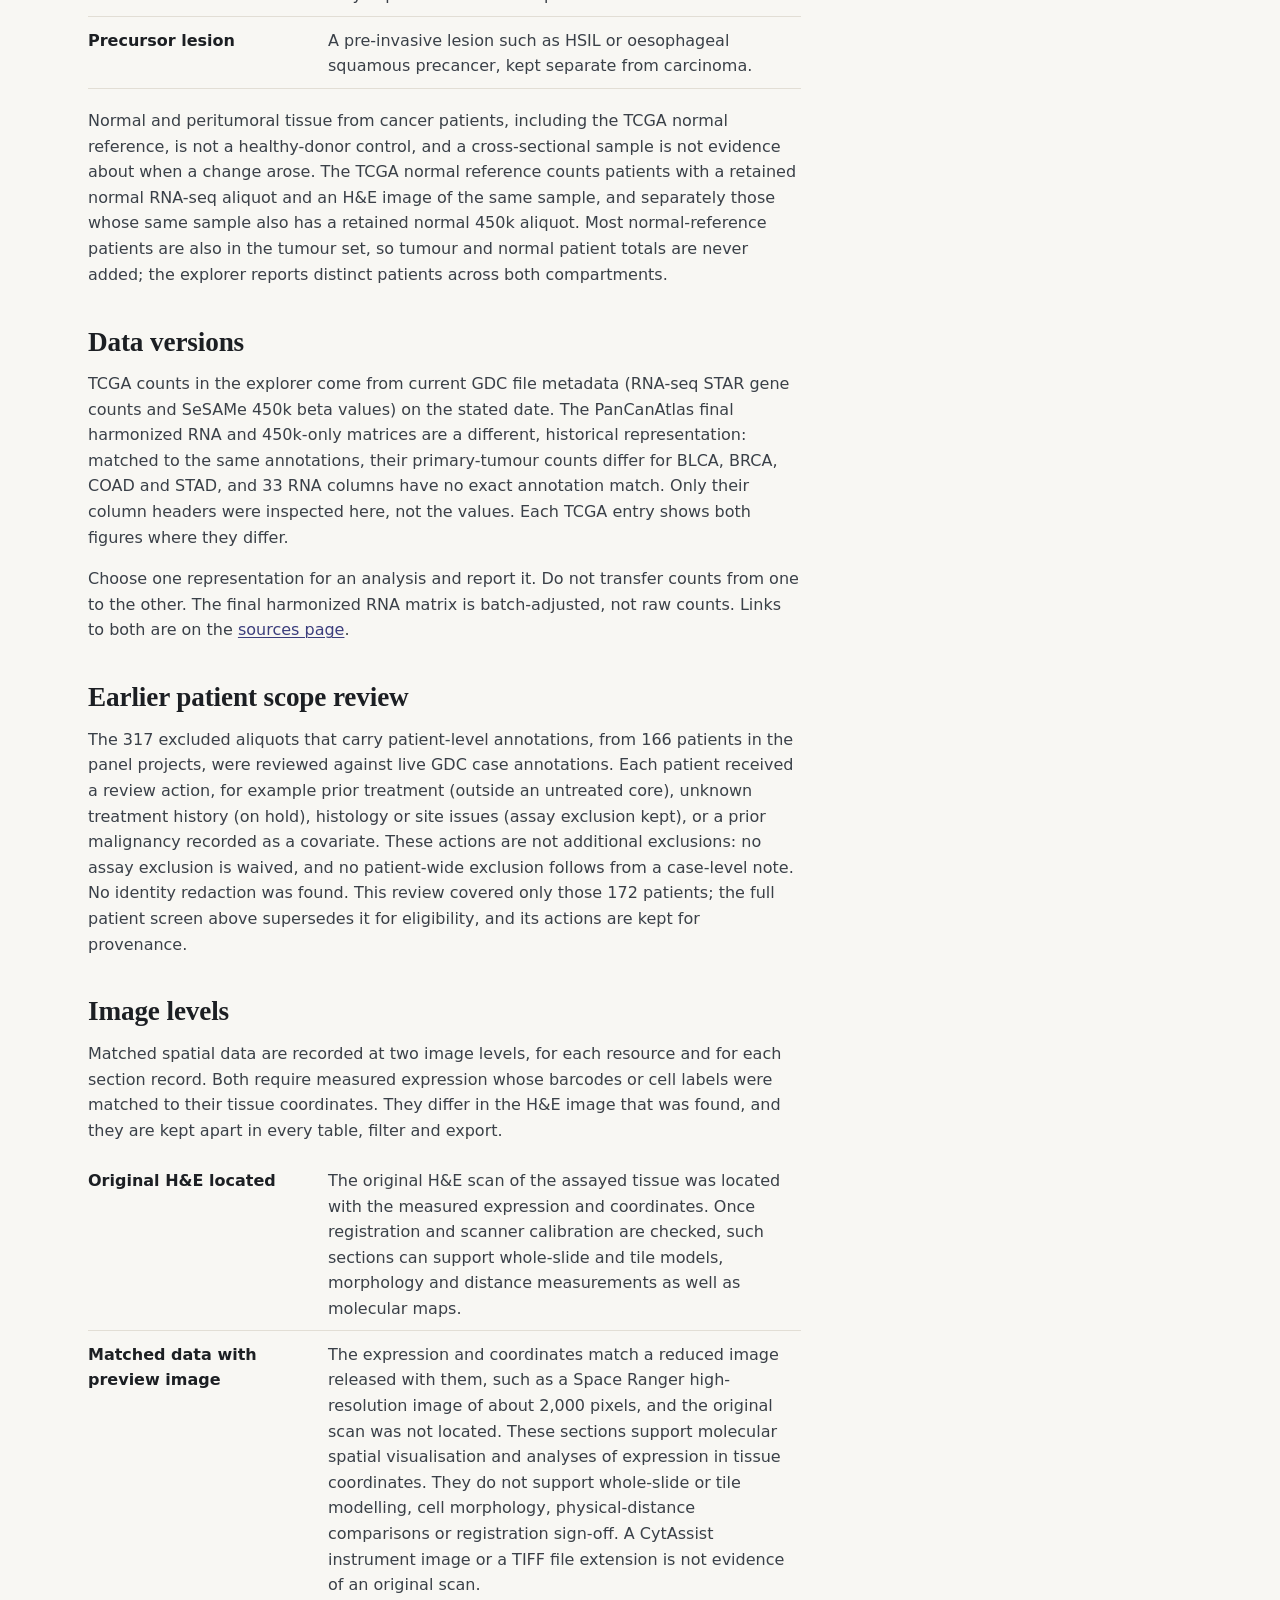
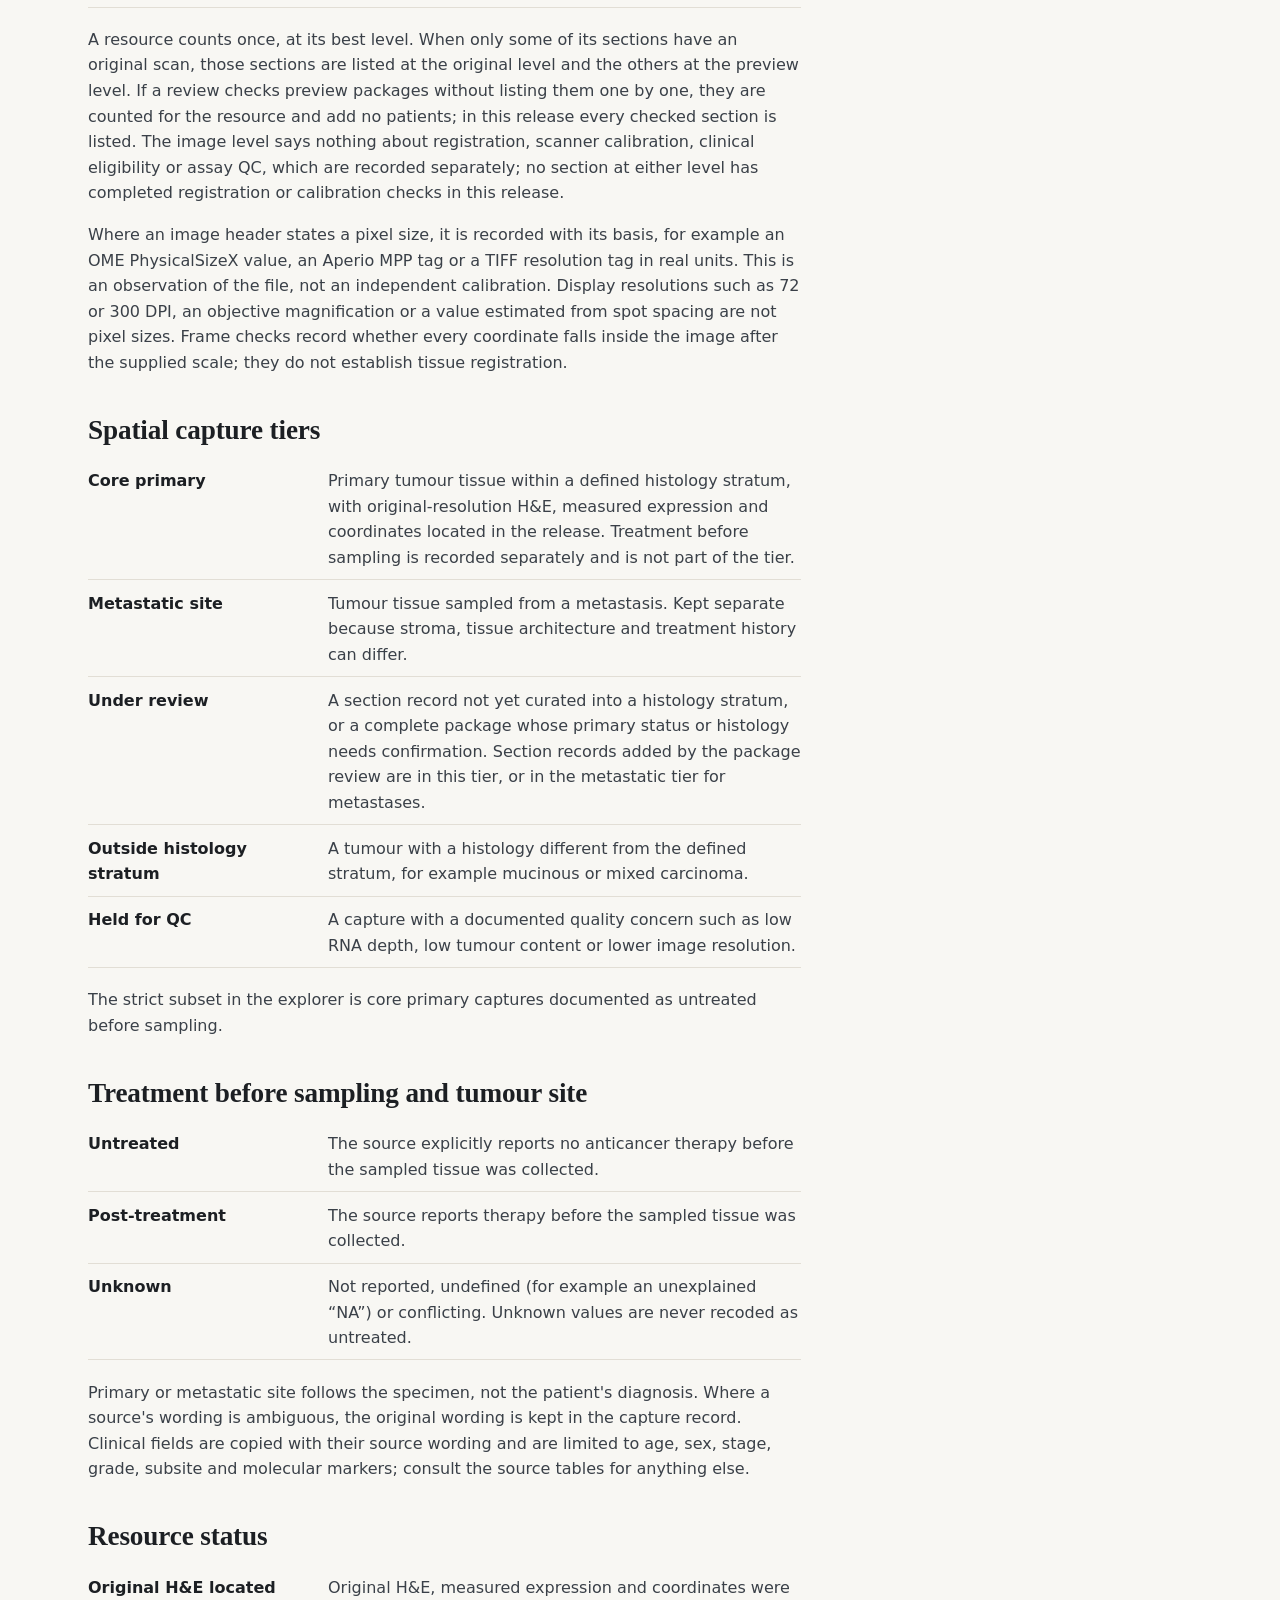
<file: methods.html>
<!doctype html>
<html lang="en">
<head>
<meta charset="utf-8">
<meta name="viewport" content="width=device-width, initial-scale=1">
<title>Curation and methods · Tumour Histology and Multi-omics Explorer</title>
<meta name="description" content="How molecular coverage, assay and patient exclusions, histology decisions, pooling, sample linkage and count units are curated.">
<link rel="icon" href="assets/icon.svg" type="image/svg+xml">
<link rel="stylesheet" href="assets/css/site.css">
</head>
<body>
<a class="skip" href="#main">Skip to content</a>
<header class="site-header">
  <div class="wrap">
    <a class="brand" href="./"><svg width="22" height="20" viewBox="0 0 22 20" aria-hidden="true"><rect x="1" y="2.5" width="20" height="15" rx="3" fill="none" stroke="currentColor" stroke-width="1.5"/><path d="M4.6 12.4c0-2.9 1.9-5.3 4.3-5.3 2.2 0 3.6 1.6 3.3 3.9-.3 2.2-2.2 3.9-4.1 3.7-1.9-.2-3.5-.6-3.5-2.3Z" class="brand-blob"/><path d="M15.6 7v7M18 9.5v4.5" class="brand-bars" stroke-width="1.7" stroke-linecap="round"/></svg><span>Tumour Histology and Multi-omics Explorer</span></a>
    <button class="nav-toggle" type="button" aria-expanded="false" aria-controls="site-nav" hidden><svg width="16" height="16" viewBox="0 0 16 16" aria-hidden="true"><path d="M2 4h12M2 8h12M2 12h12" stroke="currentColor" stroke-width="1.6" stroke-linecap="round"/></svg>Menu</button>
    <nav class="site-nav" id="site-nav" aria-label="Main"><ul>
      <li><a href="cancers.html">Cancer types</a></li>
      <li><a href="tcga.html">TCGA reference</a></li>
      <li><a href="spatial.html">Spatial studies</a></li>
      <li><a href="explore.html">Data explorer</a></li>
      <li><a href="methods.html" aria-current="page">Methods</a></li>
      <li><a href="applications.html">Applications</a></li>
    </ul></nav>
  </div>
</header>

<main id="main">
  <div class="wrap">
    <div class="page-head">
      <h1>Curation and methods</h1>
      <p class="prose muted">How datasets are selected, how patients, samples and sections are counted, how measurements are linked and what each label means. The explorer describes data availability, curation decisions and open checks; it does not report new analyses.</p>
      <nav class="page-nav grouped" aria-label="On this page"><span class="page-nav-label">On this page</span>
        <div class="page-nav-row"><span class="page-nav-group">Overview</span><a href="#curated">What we curated</a><a href="#panel">Analysis panel and availability</a><a href="#scope">Scope</a><a href="#units">Count units</a><a href="#linkage">Linkage</a></div>
        <div class="page-nav-row"><span class="page-nav-group">TCGA</span><a href="#tcga">Molecular coverage</a><a href="#quality">Assay exclusions</a><a href="#patient-screen">Patient screen</a><a href="#analysis-cohorts">Histology and pooling</a><a href="#compartments">Tissue compartments</a><a href="#versions">Data versions</a><a href="#scope-review">Earlier scope review</a></div>
        <div class="page-nav-row"><span class="page-nav-group">Spatial studies</span><a href="#image-levels">Image levels</a><a href="#tiers">Capture tiers</a><a href="#clinical">Treatment and site</a><a href="#status">Resource status</a><a href="#access">Access</a><a href="#verification">Verification</a><a href="#rules">Curation rules</a><a href="#spatial-review">Resources under review</a><a href="#package-review">Package review</a></div>
        <div class="page-nav-row"><span class="page-nav-group">History and data</span><a href="#hausser">Selection history</a><a href="#limits">Limitations</a><a href="#data">Data files</a></div>
      </nav>
    </div>

    <div class="prose">
      <h2 id="curated">What we curated, and why</h2>
      <p>Building a research cohort requires more than finding available files. For TCGA, we count RNA-seq and 450k methylation by patient and apply the PanCanAtlas assay-quality annotations to each aliquot. We then review treatment, diagnosis and specimen information for every retained patient, define histologically coherent cohorts and record how slide images and measurements are linked. For spatial studies, we check the measured expression, coordinates and H&amp;E image, how the image relates to the assayed section, and the donor counts, histology, treatment and access. Each decision is recorded with its evidence and any open question, so that others can see how a selection was made and change it.</p>
      <p>The page follows the same order: <a href="#panel">the analysis panel and general availability</a>, <a href="#units">count units</a> and <a href="#linkage">linkage</a>; then the TCGA steps (<a href="#tcga">molecular coverage</a>, <a href="#quality">assay exclusions</a>, <a href="#patient-screen">patient screen</a>, <a href="#analysis-cohorts">histology decisions and pooling</a>); then spatial studies; then the selection history and limitations.</p>

      <h2 id="panel">The analysis panel and general availability</h2>
      <p><strong>General availability</strong> describes what a resource provides: for TCGA, the patients of each project with retained RNA-seq, 450k methylation or both after assay-quality exclusions, and normal tissue with slide images; for spatial studies, what each study deposits and how it is linked. The <a href="tcga.html#coverage">coverage table on the TCGA reference page</a> shows this for every solid-tumour project.</p>
      <p><strong>The selected analysis panel</strong> is a research selection for studies of tumour heterogeneity, including archetype analysis. It applies a patient treatment and diagnosis screen, histology-defined cohorts, pooled cohorts and a minimum cohort size of 150 patients with RNA-seq or 450k and 100 with both, with two documented exceptions. Its counts apply to that purpose.</p>
      <p>These criteria serve one study design, and data outside the panel can suit other questions. The 27k methylation array is not counted because the panel uses 450k data, and patients withheld for treatment or uncertain histories may suit other designs, such as studies of treatment effects. Candidate spatial studies are listed because they may be useful once their open checks are resolved.</p>

      <h2 id="scope">Scope</h2>
      <p>The explorer covers published third-party datasets with a documented route to the data. Controlled-access datasets are included when their metadata are public, with the actual request route stated. Listing a dataset does not mean that access has been requested or granted.</p>
      <p>Four kinds of resource are distinguished. Whole-slide image cohorts with bulk RNA-seq and DNA methylation, led by TCGA, provide the tumour-level reference. Matched H&amp;E and spatial RNA extend it into tissue context: histology images with measured expression and spot or cell coordinates from the same tissue, at one of two <a href="#image-levels">image levels</a>; captures with original H&amp;E that meet every criterion form the spatial core. Single-cell and single-nucleus data support interpretation of cell states, though none are catalogued yet. Image-only or RNA-only resources are listed when they have a defined role, and their lack of a matched modality is shown.</p>
      <p>Clinical tumour tissue is kept separate from cell lines, organoids, patient-derived xenografts and mouse models. Normal tissue is shown as a separate reference compartment and is never counted with tumours. Spatial resources of non-tumour clinical reference tissue (healthy-donor, control or tumour-adjacent) are listed on the pages of the relevant organ; their cancer tags route them there and do not mean that they contain tumour tissue or that their donors are eligible patients. Planned or announced data are not listed as available.</p>

      <h2 id="units">Count units</h2>
      <p>Every count states its unit. Units are not interchangeable, and counts in different units are never added.</p>
      <dl class="defs">
        <div><dt>Patient</dt><dd>An individual donor, identified by the source's patient ID. Patients are counted once per cohort, however many captures they contribute. For spatial studies, only patient IDs that the source establishes are counted (known study-local patients); a section without one adds no patient, and no eligible-patient total is given unless it has been established.</dd></div>
        <div><dt>Specimen</dt><dd>A tissue sample or block. Several sections can come from one specimen.</dd></div>
        <div><dt>Capture</dt><dd>One assayed section or capture area with its own expression matrix, coordinates and H&amp;E image. Repeated or serial captures add sections, not patients.</dd></div>
        <div><dt>Section record</dt><dd>One capture listed for one study (a study–section record). Records are not globally unique physical sections: several specimens can share one array area, in which case each record keeps the array identifier and its own expression subset, and the same physical section can appear in a reuse of the data. They are not independent assays or eligible patients.</dd></div>
        <div><dt>Resource</dt><dd>A catalogued study or vendor example. A resource with matched data counts once, at its best image level, with the subset that supports that level stated.</dd></div>
        <div><dt>Cohort</dt><dd>The original study that collected the samples. Mirrors, processed reuses and later reanalyses are linked to the original study and do not create new cohorts.</dd></div>
        <div><dt>TCGA patient counts</dt><dd>Unique patients with a retained primary-tumour assay: the union of RNA-seq and 450k (“RNA-seq and/or 450k”), the intersection (“both” or “paired”) and the single-view remainders. Aliquots are counted separately, and normal-reference counts are kept apart from tumour counts.</dd></div>
        <div><dt>Reported units</dt><dd>For studies not yet verified at capture level, counts are shown in the source's own units, such as sections, slides, arrays, samples or donor labels, with their basis. They are not patient counts unless stated.</dd></div>
      </dl>

      <h2 id="linkage">Linkage between modalities</h2>
      <p>Matching is recorded at the level the evidence supports. These levels are not interchangeable.</p>
      <dl class="defs">
        <div><dt>Same section</dt><dd>H&amp;E imaged on the section that was assayed, as described in the study methods or repository.</dd></div>
        <div><dt>Same section, mapping pending</dt><dd>The assayed section was imaged, but the released scan covers the whole slide and the capture area still has to be located on it.</dd></div>
        <div><dt>Released together</dt><dd>H&amp;E and expression are released for the same capture identifier; section identity has not been checked separately.</dd></div>
        <div><dt>Serial section</dt><dd>H&amp;E from an adjacent section of the same block.</dd></div>
        <div><dt>Same patient</dt><dd>Assays and images come from the same patient; sample, block and region equivalence have not been established. In TCGA, “both assays” means a retained primary-tumour RNA-seq aliquot and a retained primary-tumour 450k aliquot from one patient, not necessarily from the same sample.</dd></div>
        <div><dt>Same sample</dt><dd>Used for the TCGA normal reference: normal RNA-seq, the H&amp;E image and, where counted, normal 450k are linked to the same GDC sample.</dd></div>
      </dl>
      <p>An H&amp;E image shown in a publication is not evidence that the original scan was released, and a code repository is not evidence of a data release. Downsampled images produced by spatial processing pipelines are not treated as original-resolution histology. Instrument images from CytAssist workflows are distinguished from microscope scans.</p>

      <h2 id="tcga">TCGA molecular coverage and the panel screen</h2>
      <p><strong>The size threshold.</strong> An analysis cohort enters the panel when, after the quality exclusions below, at least 150 unique patients have a primary-tumour RNA-seq or 450k methylation assay and at least 100 of them have both. Patients are counted before the treatment and diagnosis screen. The threshold applies to the analysis cohort, not to the TCGA project: colorectal cancer and diffuse glioma are pooled cohorts, and where a project mixes distinct diseases (TCGA-ESCA, TCGA-CESC and TCGA-PAAD) the cohort is the histology analysed. Patients with only one layer stay in the counts; RNA-only and 450k-only patients are shown separately.</p>
      <ul>
        <li>Tumour assays use GDC samples typed “Primary Tumor”. Metastatic, recurrent and additional-new-primary samples are not counted.</li>
        <li>RNA-seq is GDC gene expression quantification. Methylation is the Illumina 450k array only. The 27k array and the merged 27k+450k matrix are excluded. EPIC v2, listed for 53 LUAD patients, is a different platform and is not counted; no original 850k EPIC records were found for TCGA.</li>
        <li>The panel has 18 analysis cohorts from 20 projects: 17 discovery cohorts and one glioma classification benchmark. Sixteen single-project cohorts come from projects that meet the screen: BLCA, BRCA, CESC, ESCA, HNSC, KIRC, KIRP, LIHC, LUAD, LUSC, PAAD, PCPG, PRAD, STAD, THCA and UCEC. TCGA-COAD and TCGA-READ form the pooled colorectal cohort, CRC, which meets the screen with 599 patients, 379 with both, after assay exclusions; READ alone (156 patients, 94 with both) does not need to pass. TCGA-LGG and TCGA-GBM form the pooled glioma benchmark, GLIOMA, with 756 patients, 565 with both; GBM alone (242 patients, 51 with both) does not need to pass.</li>
        <li>TCGA-SARC passes as a project (225 patients, 223 with both), but it combines several distinct sarcoma types, each below the threshold: the largest, soft-tissue leiomyosarcoma, has 53 patients, and all leiomyosarcomas together 87. Sarcoma is therefore not in the panel, and its patients are not listed. TGCT and the other projects below the threshold are not cohorts either.</li>
        <li>Passing the screen is a statement about molecular data coverage. It says nothing about whether a project supports archetype geometry, and it does not make a project a curated, untreated or image-linked study cohort.</li>
      </ul>
      <p>The coverage of every solid-tumour project, before and after exclusions and beside the panel columns, is tabulated on the <a href="tcga.html#coverage">TCGA reference page</a>.</p>

      <h2 id="quality">Assay-quality exclusions</h2>
      <p>Each RNA-seq and 450k aliquot is joined to the PanCanAtlas merged sample-quality annotations by its full aliquot barcode and a compatible platform (IlluminaHiSeq_RNASeqV2 or IlluminaGA_RNASeqV2 for RNA-seq; HumanMethylation450 for methylation). Truncated sample or patient barcodes are not used for matching.</p>
      <dl class="defs">
        <div><dt>Excluded</dt><dd>The aliquot has <code>Do_not_use = True</code> or <code>AWG_excluded_because_of_pathology = 1</code>. The two flags are independent: of 1,179 pathology-flagged rows in the annotation table, 1,052 have <code>Do_not_use = False</code>, so filtering on one flag alone would miss them.</dd></div>
        <div><dt>Unresolved</dt><dd>No exact aliquot and platform match exists in the annotation table. These aliquots are neither excluded nor retained, and are left out of the counts until reconciled.</dd></div>
        <div><dt>Retained</dt><dd>An exact match with neither flag set.</dd></div>
      </dl>
      <ul>
        <li>Exclusions apply to the assay aliquot. A failed methylation aliquot does not remove that patient's retained RNA-seq, and the reverse; patient layers are recomputed after exclusions.</li>
        <li>Each flagged aliquot keeps its reasons, including the pathology-group text and any patient-, sample- or aliquot-level annotation. A patient-level annotation, such as a redaction or identity issue, needs its own scope review before analysis.</li>
        <li>Some pathology-group reasons reflect study-specific selection, such as a rare subtype omitted for too few cases, rather than sample quality. They are applied as published; any reinstatement would need an explicit, documented review.</li>
        <li><code>Reviewed_by_EPC = 0</code> is not an exclusion. <code>Do_not_use = False</code> is not evidence that a tumour was untreated or that the tissue composition is adequate.</li>
      </ul>
      <p>Excluded and unresolved aliquots are listed per patient in the explorer's TCGA view and in <a href="data/tcga_flags.json">tcga_flags.json</a>.</p>

      <h2 id="patient-screen">Patient treatment and diagnosis screen</h2>
      <p>Every TCGA patient with a retained RNA-seq or 450k layer in the 20 panel projects (8,187 patients) was reviewed against historical PanCanAtlas patient annotations, live GDC case annotations and the GDC study-primary diagnosis. The result is a patient-level overlay on the assay states: it adds exclusions, reversible holds, reasons and covariates, and never changes an aliquot's disposition or reinstates an excluded assay.</p>
      <dl class="defs">
        <div><dt>Treatment exclusion</dt><dd>Documented treatment before sampling: a neoadjuvant annotation, a study-primary diagnosis recording prior treatment, systemic treatment for another malignancy, or earlier local treatment of the same organ. A specific neoadjuvant annotation overrides a generic “No prior treatment” field; conversely, a “Yes” field whose notes show radiation at a remote site or a childhood exposure is recorded as a covariate rather than treatment of the sampled cancer.</dd></div>
        <div><dt>Treatment hold</dt><dd>Treatment before sampling is uncertain or unreported, including a prior malignancy whose treatment is unresolved. A “No” for the study tumour does not settle treatment of an earlier malignancy, and later treatment records do not show that a patient was untreated before sampling. Holds can be reversed by further evidence.</dd></div>
        <div><dt>Diagnosis, identity or episode</dt><dd>Recurrent or progressive specimens; wrong primary site or histology for the project; missing diagnosis; no tumour in the submitted specimen; sample-identity or tumour–normal integrity concerns; a duplicate patient; and diagnosis codes suggesting another lineage or variant. Coded lineage conflicts are pathology holds, not confirmed new diagnoses.</dd></div>
        <div><dt>Covariate</dt><dd>Recorded context that does not withhold a patient: a prior or synchronous malignancy without systemic treatment, local treatment of another malignancy, radiation at a remote site that did not treat the sampled organ, or a childhood radiation exposure.</dd></div>
      </dl>
      <ul>
        <li>Each withheld patient has one main disposition, assigned in the order diagnosis, identity or episode; then treatment exclusion; then treatment hold. In the 20 panel projects, of 8,139 tumour patients after assay QC, 7,970 pass; 169 are withheld: 67 treatment exclusions, 40 treatment holds and 62 diagnosis, identity, recurrence or specimen cases.</li>
        <li>Reasons overlap: 74 tumour patients have a treatment-exclusion reason, 47 a treatment-hold reason and 62 a diagnosis, identity or episode reason. These are not added together, and withheld patients are not all treated.</li>
        <li>Treatment contexts are kept distinct: treatment of the sampled cancer, systemic treatment for another malignancy, earlier local treatment of the same organ, remote local radiation, childhood exposure, supportive steroid or anticonvulsant medication and unresolved histories. Supportive medication is a covariate, not antineoplastic pretreatment. Recurrence is a diagnosis/episode reason, not a treatment.</li>
        <li>A duplicate cervical cancer patient is counted once: the first biopsy (TCGA-ZJ-A8QQ) is kept and the second biopsy record (TCGA-EK-A2H0) is excluded from independent counts.</li>
        <li>A primary site that differs from the submitted project is not a reason to withhold a colorectal patient: within the pooled CRC cohort, colon and rectal site corrections are recorded as annotations (see below).</li>
        <li>Applying the ESCC, PDAC and CSCC histology cohorts to the 7,970 gives the selected analysis set of 7,826 patients in 18 analysis cohorts: 6,561 with RNA-seq and 450k, 1,110 with RNA-seq only and 155 with 450k only. The 17 discovery cohorts hold 7,099 patients (6,013 paired) and the glioma benchmark 727 (548). The CRC (581 patients, 371 with both), ESCC (90, all with both) and PDAC (149, 143 with both) cohorts and the PDAC sensitivity subset (148, 142 with both) are unchanged.</li>
        <li>The screen does not certify homogeneous histology. Histology for CESC, UCEC, PCPG and the glioma projects comes from publication tables with GDC fallback, not a slide review; integrated glioma diagnoses, image eligibility and numerical assay QC remain open.</li>
      </ul>
      <p><strong>No treated reference set.</strong> Too few suitable treated cases exist to build a treated TCGA reference. Patients excluded for documented treatment stay listed with their reasons and may be considered individually for exploratory comparison with treated spatial datasets, outside untreated-reference training, after checking lineage, assay QC, exposure, timing and specimen site. Unknown histories, wrong-diagnosis and identity cases are not treatment comparators, and excluded assays are never reinstated to increase treated numbers.</p>
      <p><strong>Normal reference after screening.</strong> In the 20 panel projects, of 663 normal RNA + H&amp;E packages after assay exclusions, seven are withheld for treatment or integrity reasons, leaving 656, of which 377 also have normal 450k. By donor context, 634 packages (362 with 450k) come from donors with a target-project tumour diagnosis, 12 (12) are organ-specific controls without a reported tumour diagnosis, 5 (2) come from donors with a non-target, uncertain or recurrent diagnosis and 5 (1) are GBM-origin normal-only donors without a reported primary diagnosis. Project-level normal counts include donors outside a histology-defined cohort (for example adenocarcinoma donors in TCGA-ESCA and TCGA-CESC); each cohort page shows its own normal reference separately. None of these is a verified healthy or histologically reviewed control, and a tumour-only histology exclusion is not carried over to a valid normal specimen.</p>

      <h2 id="analysis-cohorts">Histology decisions and pooled cohorts</h2>
      <p>Most analysis cohorts are a single TCGA project. Five differ. ESCA, PAAD and CESC are narrowed to one histology by explicit patient lists; colon and rectal adenocarcinoma are pooled; and lower-grade glioma and glioblastoma are pooled as a classification benchmark rather than a discovery cohort. UCEC and PCPG stay pooled projects, with reviewed histology kept as annotations and sensitivity subsets. Every cohort is an explicit patient list from the review, not a reconstruction from counts. The project-level counts above describe data availability; these cohorts describe which tumours belong in an analysis.</p>
      <dl class="defs">
        <div><dt>Confirmed ESCC</dt><dd>TCGA-ESCA patients classified as oesophageal squamous cell carcinoma in the TCGA oesophageal study's Supplementary Table 1, with retained assays: 90 patients, all with RNA-seq and 450k. This is an approved smaller-cohort exception to both screen thresholds. Squamous carcinomas with only a GDC label stay outside as provisional; adenocarcinomas are split by published site category and are not pooled with ESCC.</dd></div>
        <div><dt>Confirmed PDAC (proposed)</dt><dd>TCGA-PAAD patients with retained assays whose diagnosis is ductal adenocarcinoma in the TCGA pancreatic study's pathology review (142 patients), plus seven patients absent from that table whose original GDC pathology report confirms invasive ductal adenocarcinoma: 149 patients, 143 with RNA-seq and 450k and six with 450k only. It is one patient below the general 150-patient total and is shown as an explicit exception.</dd></div>
        <div><dt>PDAC sensitivity subset</dt><dd>The PDAC cohort without TCGA-L1-A7W4, whose report describes ductal adenocarcinoma with a focal squamous component: 148 patients, 142 paired.</dd></div>
        <div><dt>Cervical squamous cell carcinoma (CSCC)</dt><dd>TCGA-CESC patients with squamous histology: 249 patients, 248 with RNA-seq and 450k. Histology comes from the TCGA cervical study's merged diagnosis where the case is in that table (142 selected patients) and from the GDC morphology label otherwise. Three cases differ between the two sources and keep both labels: TCGA-DG-A2KK is squamous in the publication despite an adenocarcinoma GDC label, and TCGA-EA-A5ZF and TCGA-HM-A6W2 are adenosquamous despite squamous GDC labels. The 46 adenocarcinomas and six adenosquamous carcinomas are outside the selected cohort; their assays are valid and not marked as failed. HPV status and the endometrial-like group are annotations, not exclusions. The CSCC normal reference is two squamous-donor packages, both with 450k; the third TCGA-CESC normal package comes from an adenocarcinoma donor and is labelled separately.</dd></div>
        <div><dt>Uterine corpus endometrial carcinoma (UCEC)</dt><dd>One pooled cohort of 523 patients, 413 with both assays. Publication-first histology with GDC fallback gives 398 endometrioid (303 paired), 112 serous (98), 12 mixed (11) and one other. Nineteen publication labels differ from the GDC label; both are kept, with grade and the published molecular groups, as annotations rather than independently reviewed current diagnoses. The endometrioid-only subset (398 patients, 303 with both) is a sensitivity analysis. No smaller serous cohort is selected, no case is excluded for a molecular serous-like or endometrioid-like profile, and uterine carcinosarcoma is not added.</dd></div>
        <div><dt>Pheochromocytoma and paraganglioma (PCPG)</dt><dd>One pooled cohort of 178 patients, all paired: 146 pheochromocytomas and 32 paragangliomas by publication-first histology, with five patients absent from the TCGA PCPG table using the GDC label. TCGA-QR-A6GT and TCGA-SR-A6MQ are extra-adrenal paragangliomas in the publication despite pheochromocytoma GDC labels. The two head and neck paragangliomas, TCGA-RM-A68T and TCGA-RM-A68W, are confirmed by their pathology reports and retained; a sensitivity subset without them has 176 patients. Location, molecular subtype and adrenal-cortical admixture are annotations; admixture cases are not removed as adrenocortical carcinoma, and historical benign or malignant codes do not determine eligibility.</dd></div>
        <div><dt>Diffuse glioma classification benchmark (GLIOMA)</dt><dd>TCGA-LGG (502 patients, all paired) and TCGA-GBM (225 patients, 46 paired) pooled as one benchmark: 727 patients, 643 with RNA-seq and 632 with 450k; 548 with both, 95 with RNA-seq only and 84 with 450k only. The LGG-only subset (502 patients, all with both) is part of it and is not counted again. Historical histology and grade, raw IDH and 1p/19q calls, the published molecular groups (254 IDH-mutant non-codeleted, 163 IDH-mutant codeleted, 295 IDH-wildtype, 15 without a complete group) and the eligibility reasons are kept as recorded. Integrated WHO diagnosis and grade have not been independently adjudicated: they are not inferred from RNA or methylation clusters, IDH-wildtype status is not equated with glioblastoma, and historical GBM is not treated as an integrated entity. The benchmark compares the historical diagnosis-plus-grade labels with an independently curated integrated diagnosis and grade on a frozen, held-out molecular target, with sensitivity analyses within each entity.</dd></div>
        <div><dt>Pooled colorectal adenocarcinoma (CRC)</dt><dd>TCGA-COAD and TCGA-READ patients analysed as one cohort, each counted once: 581 patients after the patient screen, 579 with RNA-seq and 373 with 450k; 371 with both, 208 with RNA-seq only and 2 with 450k only. By submitted project, 427 (279 paired) come from COAD and 154 (92 paired) from READ. These are provenance counts, not adjudicated colon and rectum strata. The TCGA colorectal study found broadly similar genomic alterations in colon and rectal tumours outside the hypermutated group, while molecular features also vary along the bowel, so the submitted project, reported site, MSI/MMR status and methylation phenotype are kept as annotations for location-association checks and colon-only sensitivity analyses.</dd></div>
      </dl>
      <ul>
        <li>Two COAD-submitted patients whose case annotations identify a rectal primary, TCGA-AY-4071 (RNA-seq only) and TCGA-CM-4750 (both layers), were previously withheld from COAD for site alone and are now in CRC. Two READ-submitted patients annotated as colon primaries, TCGA-AF-2692 and TCGA-AF-2693, stay in CRC. The reported GDC site fields of all four are kept as they are, beside the annotation override, including where the fields conflict.</li>
        <li>Within CRC, TCGA-CI-6620 (READ) is excluded for chemotherapy before tissue procurement, and TCGA-F5-6810 (READ) is held because its diagnosis and treatment history are missing.</li>
        <li>The CRC normal reference has 47 normal RNA + H&amp;E patients, 19 also with normal 450k. One donor, TCGA-AA-3525, carries a recurrence annotation, so not every normal package is a verified matched control.</li>
        <li>Identity across COAD and READ was checked from patient and case identifiers and annotations; no patient appears in both projects. Genotype concordance was not checked. MSI/MMR status and methylation phenotype are not yet included in this release.</li>
      </ul>
      <ul>
        <li>In the glioma benchmark, project, platform and missing views are confounded: GBM adds only 46 paired patients against 502 from LGG, and most GBM patients have a single assay. A paired-only sensitivity analysis (548 patients) and checks of project and assay effects should precede any interpretation of classification recovery.</li>
        <li>Of 242 GBM patients after assay QC, the patient screen withholds 17: three treatment exclusions, four unresolved treatment histories, and ten recurrence, missing-diagnosis, qualification or pathology holds. One patient submitted under GBM is annotated as lower-grade glioma and keeps both labels. One received dexamethasone and phenytoin shortly before procurement; this supportive medication is a covariate, not antineoplastic pretreatment, though its effect on immune programmes remains relevant.</li>
        <li>The five GBM-origin normal packages (one with 450k) come from normal-only donors without a reported primary diagnosis. They are not verified matched glioblastoma controls; LGG has no normal package.</li>
      </ul>
      <ul>
        <li>Membership is not a morphology-code filter. Of 19 TCGA-PAAD cases labelled adenocarcinoma NOS, mucinous or mixed in GDC, 16 are ductal in the review and included; one adenosquamous, one colloid and one “Other” (IPMN note) are not. Five cases labelled ductal in GDC are adenosquamous or “Other” in the review and are excluded or held.</li>
        <li>An IPMN note alone does not establish non-invasive disease; such cases are held because the review does not confirm conventional invasive ductal adenocarcinoma.</li>
        <li>Where a patient has both primary and metastatic specimens, only the primary samples and their slides belong to the primary-tumour cohort.</li>
        <li>The evidence is a documented diagnosis review of published pathology tables and original GDC pathology reports. It is not a new expert slide review, and the source and its disagreement with the GDC label are shown for each case.</li>
        <li>Every member of these cohorts also passes the patient treatment and diagnosis screen above; the linkage of retained assays to slide images is not yet checked. Assay exclusions, the platform rules and the general screen are unchanged.</li>
      </ul>

      <h2 id="compartments">Tissue compartments</h2>
      <dl class="defs">
        <div><dt>Primary tumour</dt><dd>Tumour tissue from the primary site.</dd></div>
        <div><dt>Metastatic tumour</dt><dd>Tumour tissue from a metastasis, kept separate from primary tumours.</dd></div>
        <div><dt>Solid normal (tumour-adjacent)</dt><dd>Non-tumour tissue from a patient with cancer, usually taken near the tumour. In TCGA this is the “Solid Tissue Normal” sample type.</dd></div>
        <div><dt>Peritumoral tissue</dt><dd>Tissue around the tumour collected as a separate piece.</dd></div>
        <div><dt>Normal tissue</dt><dd>Normal tissue that is not described as tumour-adjacent, such as HPV-positive normal cervix, control prostate or non-diseased kidney. Healthy-donor and control samples stay separate from cancer patients.</dd></div>
        <div><dt>Precursor lesion</dt><dd>A pre-invasive lesion such as HSIL or oesophageal squamous precancer, kept separate from carcinoma.</dd></div>
      </dl>
      <p>Normal and peritumoral tissue from cancer patients, including the TCGA normal reference, is not a healthy-donor control, and a cross-sectional sample is not evidence about when a change arose. The TCGA normal reference counts patients with a retained normal RNA-seq aliquot and an H&amp;E image of the same sample, and separately those whose same sample also has a retained normal 450k aliquot. Most normal-reference patients are also in the tumour set, so tumour and normal patient totals are never added; the explorer reports distinct patients across both compartments.</p>

      <h2 id="versions">Data versions</h2>
      <p>TCGA counts in the explorer come from current GDC file metadata (RNA-seq STAR gene counts and SeSAMe 450k beta values) on the stated date. The PanCanAtlas final harmonized RNA and 450k-only matrices are a different, historical representation: matched to the same annotations, their primary-tumour counts differ for BLCA, BRCA, COAD and STAD, and 33 RNA columns have no exact annotation match. Only their column headers were inspected here, not the values. Each TCGA entry shows both figures where they differ.</p>
      <p>Choose one representation for an analysis and report it. Do not transfer counts from one to the other. The final harmonized RNA matrix is batch-adjusted, not raw counts. Links to both are on the <a href="sources.html#tcga-data">sources page</a>.</p>

      <h2 id="scope-review">Earlier patient scope review</h2>
      <p>The 317 excluded aliquots that carry patient-level annotations, from 166 patients in the panel projects, were reviewed against live GDC case annotations. Each patient received a review action, for example prior treatment (outside an untreated core), unknown treatment history (on hold), histology or site issues (assay exclusion kept), or a prior malignancy recorded as a covariate. These actions are not additional exclusions: no assay exclusion is waived, and no patient-wide exclusion follows from a case-level note. No identity redaction was found. This review covered only those 172 patients; the full patient screen above supersedes it for eligibility, and its actions are kept for provenance.</p>

      <h2 id="image-levels">Image levels</h2>
      <p>Matched spatial data are recorded at two image levels, for each resource and for each section record. Both require measured expression whose barcodes or cell labels were matched to their tissue coordinates. They differ in the H&amp;E image that was found, and they are kept apart in every table, filter and export.</p>
      <dl class="defs">
        <div><dt>Original H&amp;E located</dt><dd>The original H&amp;E scan of the assayed tissue was located with the measured expression and coordinates. Once registration and scanner calibration are checked, such sections can support whole-slide and tile models, morphology and distance measurements as well as molecular maps.</dd></div>
        <div><dt>Matched data with preview image</dt><dd>The expression and coordinates match a reduced image released with them, such as a Space Ranger high-resolution image of about 2,000 pixels, and the original scan was not located. These sections support molecular spatial visualisation and analyses of expression in tissue coordinates. They do not support whole-slide or tile modelling, cell morphology, physical-distance comparisons or registration sign-off. A CytAssist instrument image or a TIFF file extension is not evidence of an original scan.</dd></div>
      </dl>
      <p>A resource counts once, at its best level. When only some of its sections have an original scan, those sections are listed at the original level and the others at the preview level. If a review checks preview packages without listing them one by one, they are counted for the resource and add no patients; in this release every checked section is listed. The image level says nothing about registration, scanner calibration, clinical eligibility or assay QC, which are recorded separately; no section at either level has completed registration or calibration checks in this release.</p>
      <p>Where an image header states a pixel size, it is recorded with its basis, for example an OME PhysicalSizeX value, an Aperio MPP tag or a TIFF resolution tag in real units. This is an observation of the file, not an independent calibration. Display resolutions such as 72 or 300 DPI, an objective magnification or a value estimated from spot spacing are not pixel sizes. Frame checks record whether every coordinate falls inside the image after the supplied scale; they do not establish tissue registration.</p>

      <h2 id="tiers">Spatial capture tiers</h2>
      <dl class="defs">
        <div><dt>Core primary</dt><dd>Primary tumour tissue within a defined histology stratum, with original-resolution H&amp;E, measured expression and coordinates located in the release. Treatment before sampling is recorded separately and is not part of the tier.</dd></div>
        <div><dt>Metastatic site</dt><dd>Tumour tissue sampled from a metastasis. Kept separate because stroma, tissue architecture and treatment history can differ.</dd></div>
        <div><dt>Under review</dt><dd>A section record not yet curated into a histology stratum, or a complete package whose primary status or histology needs confirmation. Section records added by the package review are in this tier, or in the metastatic tier for metastases.</dd></div>
        <div><dt>Outside histology stratum</dt><dd>A tumour with a histology different from the defined stratum, for example mucinous or mixed carcinoma.</dd></div>
        <div><dt>Held for QC</dt><dd>A capture with a documented quality concern such as low RNA depth, low tumour content or lower image resolution.</dd></div>
      </dl>
      <p>The strict subset in the explorer is core primary captures documented as untreated before sampling.</p>

      <h2 id="clinical">Treatment before sampling and tumour site</h2>
      <dl class="defs">
        <div><dt>Untreated</dt><dd>The source explicitly reports no anticancer therapy before the sampled tissue was collected.</dd></div>
        <div><dt>Post-treatment</dt><dd>The source reports therapy before the sampled tissue was collected.</dd></div>
        <div><dt>Unknown</dt><dd>Not reported, undefined (for example an unexplained “NA”) or conflicting. Unknown values are never recoded as untreated.</dd></div>
      </dl>
      <p>Primary or metastatic site follows the specimen, not the patient's diagnosis. Where a source's wording is ambiguous, the original wording is kept in the capture record. Clinical fields are copied with their source wording and are limited to age, sex, stage, grade, subsite and molecular markers; consult the source tables for anything else.</p>

      <h2 id="status">Resource status</h2>
      <dl class="defs">
        <div><dt>Original H&amp;E located</dt><dd>Original H&amp;E, measured expression and coordinates were located for individual captures, which are listed in the explorer. Other sections of the same resource may be at the preview level.</dd></div>
        <div><dt>Matched data with preview image</dt><dd>Measured expression and coordinates match a preview image released with them; the original H&amp;E scan was not located. Section records are listed where the review recorded them.</dd></div>
        <div><dt>Candidate, not yet verified</dt><dd>A published study that may provide matched data but has an open check, such as original scans not located, controlled access or a pending histology review. Candidates are listed without patient counts.</dd></div>
        <div><dt>Published reference</dt><dd>A resource catalogued for a defined role (bulk RNA, single-cell or image-only) without matched spatial data.</dd></div>
        <div><dt>In the molecular screen panel</dt><dd>A TCGA project in an analysis cohort that meets the RNA-seq and 450k methylation screen (see TCGA molecular coverage). TCGA-READ and TCGA-GBM are in the panel through pooled cohorts although each is below the screen on its own.</dd></div>
        <div><dt>Listed, not yet curated</dt><dd>A recognised reference cohort whose strata, treatment and specimen linkage have not yet been curated for the explorer. No counts are given.</dd></div>
      </dl>

      <h2 id="access">Access categories</h2>
      <dl class="defs">
        <div><dt>Open download</dt><dd>Files can be downloaded without an account.</dd></div>
        <div><dt>Free account</dt><dd>Files are public but require a free registration, for example Synapse.</dd></div>
        <div><dt>Controlled access</dt><dd>An application to a data access committee or repository is required, for example dbGaP, EGA or GSA-Human.</dd></div>
        <div><dt>Author request</dt><dd>Data are available from the authors on request, as stated in the publication.</dd></div>
        <div><dt>Not released</dt><dd>No current release, including data described as forthcoming.</dd></div>
        <div><dt>Unresolved</dt><dd>The release route could not be established.</dd></div>
      </dl>
      <p>Spatial transcriptomics sections record access separately for the H&amp;E image, processed data and raw reads. Raw reads are not needed for most uses of processed spatial data.</p>

      <h2 id="verification">Verification labels</h2>
      <dl class="defs">
        <div><dt>Source-described</dt><dd>Taken from the publication or repository description.</dd></div>
        <div><dt>Metadata checked</dt><dd>Repository records, manifests or sample tables were inspected and matched to the publication.</dd></div>
        <div><dt>File/header checked</dt><dd>File listings and image or matrix headers were inspected without downloading full images.</dd></div>
        <div><dt>Image/registration QC complete</dt><dd>Full images were checked against spot coordinates and tissue quality was reviewed. No entry has reached this level in the current release.</dd></div>
        <div><dt>Not yet audited</dt><dd>Listed for completeness; nothing beyond the public description has been checked.</dd></div>
      </dl>
      <p>Each entry records the date it was last verified. A working link is not evidence that a usable matched dataset lies behind it.</p>

      <h2 id="rules">Curation rules</h2>
      <ul>
        <li>Histology strata are kept homogeneous: for example ductal/NST and lobular breast carcinoma, HPV-positive and HPV-negative head and neck carcinoma, and IDH-mutant astrocytoma and oligodendroglioma are separate.</li>
        <li>A measured count matrix and spot or cell coordinates are required; predicted expression is not measured spatial data.</li>
        <li>Visium and Visium HD are the preferred whole-transcriptome platforms. Targeted panels such as Xenium or CosMx are listed separately and not pooled with them.</li>
        <li>Fresh-frozen and FFPE preparations, and probe-based versus poly-A capture chemistries, are recorded rather than merged silently.</li>
        <li>Patients are deduplicated within each cohort using source identifiers and published crosswalks. Where two sources may share patients and no crosswalk exists, the overlap is stated and totals are not added.</li>
        <li>Source counts are shown as reported, labelled with their basis, and are not added to counts computed from capture records.</li>
        <li>When a later check corrects an earlier reading, for example an undefined treatment field first read as untreated, the corrected value is used.</li>
      </ul>

      <h2 id="spatial-review">Spatial resources under review</h2>
      <p>Twenty-six spatial resources were reviewed at source and metadata level for ten further tumour groups: cervical squamous cell carcinoma (CSCC, on the CESC page), oesophageal squamous cell carcinoma (ESCC, on the ESCA page), clear-cell and papillary renal cell carcinoma, lung squamous cell carcinoma, pheochromocytoma and paraganglioma, prostate and gastric adenocarcinoma, endometrial carcinoma, and diffuse glioma including glioblastoma. Three were already listed and were updated rather than duplicated: the NSCLC atlas of De Zuani et al. (adding its LUSC subset), and the glioma studies of Greenwald et al. and Sonpatki et al. (adding glioblastoma scope, the H&amp;E archive and the Xenium release).</p>
      <ul>
        <li>Eighteen of the 26 remain candidates. Seven hold checked section packages with preview images and are shown at the preview level, with each checked section listed. Greenwald et al. is shown with original H&amp;E for the sections that match their originals directly. None adds a patient to the core: donor crosswalks, treatment history, calibration and registration remain open. Eligible patient counts are shown as unknown, not zero.</li>
        <li>Counts are recorded in the source's own units: sections, slides, arrays, samples, donor labels or patients, with their basis. They are not patient counts unless stated, are not added across studies, and a count for one cancer within a multi-cancer study is labelled with that cancer.</li>
        <li>Assay classes are kept apart: whole-transcriptome spot, bin or bead assays (Visium, including probe-based FFPE, Stereo-seq, Slide-seqV2 and legacy Spatial Transcriptomics); targeted RNA panels (Xenium); targeted RNA plus protein; ROI-based profiling (GeoMx); and protein imaging, which is not spatial RNA. Predicted spatial expression is never counted as measured.</li>
        <li>H&amp;E from serial or consecutive sections is recorded as serial-section linkage. Several deposited GEO images are previews of about 2,000 pixels and do not verify an original scan; vendor pages that describe a 20x H&amp;E were not downloaded and checked here.</li>
        <li>Primary, metastatic, normal, adjacent-normal and precursor tissue are recorded separately, as are treated material and trial baselines. A trial baseline does not establish that a patient had no earlier treatment, and treated resources are for exploratory comparison only.</li>
        <li>Controlled-access datasets are listed as access leads; no access was requested or approved. Manuscript and preprint leads without a verified release stay visible as gaps, as for PCPG.</li>
        <li>A public-route review on the same day followed each resource's named publication, repository and author-code routes to a retrieved result, a registration or controlled-access boundary, a missing release or a reproducible download failure. Each resource records its open dependencies separately: a public download that works, a public file whose download failed (a technical gap, not a permission requirement), vendor registration and terms, approval by a data access committee, a release or metadata the authors still have to provide, and local scientific QC. Approval for controlled raw reads is recorded as optional where public processed data suffice. No author was contacted, no form was submitted and no terms were accepted.</li>
        <li>For 144 tissue sections across nine resources, the expression barcodes match the in-tissue coordinates exactly. This is a package check, not a patient count, an original-image check or final assay QC; most of these packages include only image previews of about 2,000 pixels.</li>
        <li>Related leads are listed separately and add no resources or patients: a kidney and lung TLS release whose specimens cannot yet be assigned to a cancer type, a CIN3 study of precursor lesions, and a glioma release reused by another study. Aggregations and reused datasets do not add independent patients.</li>
        <li>Records are deduplicated by accession, Zenodo record, vendor dataset and DOI, and possible donor overlap between studies is noted rather than summed. Redistributions such as HEST are noted on the original entry and are not separate cohorts.</li>
      </ul>
      <p>Count boundaries for individual resources:</p>
      <ul>
        <li>E-MTAB-13530 has 40 sections in all, of which the LUSC subset is two donors with six tumour and four adjacent sections.</li>
        <li>GSE208654 contributes one squamous carcinoma section, with its adenocarcinoma, HPV-positive normal and HSIL sections kept separate.</li>
        <li>GSE175540 has 24 primary ccRCC sections, all with checked section packages; the donor, section and grade join is unresolved.</li>
        <li>The Sanger ccRCC release has 16 sections from eight patients. Its two public files both carry the image metadata of all 16 sections, which are not 32 sections.</li>
        <li>The papillary RCC vendor dataset is one tumour block beside one non-diseased kidney, on a 377-gene Xenium panel.</li>
        <li>GSE251950 has nine donor labels and ten sections including one metastasis.</li>
        <li>GSE270678 deposits 72 sections: 33 main sections from 19 patients and 39 repeat sections. Donor D30 appears only among the repeats, which gives 20 donor labels.</li>
        <li>GSE225690 deposits four metastatic sections from two previously treated patients, at baseline and on NP137, one with endometrioid and one with papillary serous carcinoma.</li>
        <li>Hirz et al. profiled two cancer donors and two controls on 12 arrays; all 12 released bead-location tables are defective.</li>
        <li>The GeoMx ESCC study has 19 patients, seven of them with invasive ESCC, and 42 ROIs.</li>
        <li>Greenwald et al. have 13 IDH-wildtype glioblastoma sections from five donor labels and six IDH-mutant sections from six. Twelve sections match their original images directly and are listed at the original level. The two ZH881 sections whose labels were crossed by inference, and the five without an original, are listed at the preview level. Donor labels and the clinical table conflict, so no patient IDs are assigned.</li>
        <li>The niche atlas has 32 Visium sections from 17 patients: 13 with glioblastoma, three with IDH-mutant astrocytoma and one normal-brain control. Its four Xenium patients are among them.</li>
      </ul>

      <h2 id="package-review">Package review of the remaining candidates</h2>
      <p>The 77 catalogued candidates that had not been checked file by file were reviewed against their public records, file listings and, where downloads worked, their packages. Each resource records how far the check went, what was found for the images and for the expression and coordinates, its open dependencies and the next step. Sections were listed only where the source supports them: 25 resources gained section records, and the other 52 stay candidates with their dependencies. No patient was promoted into the strict core, and eligible-patient counts stay unknown. No author was contacted, no access was requested and no vendor terms were accepted.</p>
      <ul>
        <li>Original H&amp;E was located for four further resources, each for a stated subset: 25 papillary thyroid carcinoma sections from ten donors in the legacy Spatial Transcriptomics study of Tourneur et al., with the anaplastic sections excluded; two original sections in Ziblat et al., whose ten other regions have only smaller images and share eight array areas; the LUAD3B component of Takano et al. only; and 11 head and neck tissue blocks from ten donors on four shared array areas in Weeramange et al.</li>
        <li>Section-level molecular checks are recorded with each record. Exceptions are kept: three sections of Wu et al. (2021) contain out-of-tissue expression spots that must be filtered, one preview of the bladder atlas of Yu et al. and two of Webb et al. have out-of-frame coordinates flagged, and matrices with a shared barcode vector or an unfiltered layout need explicit in-tissue selection.</li>
        <li>Access corrections: Zenodo record 13867935 of the legacy breast study of Wang et al. is code, and its data are in Zenodo 8135721; the DUTRENEO data of Grande et al. are open in Zenodo 19693316; the processed .cloupe files of Gessain et al. are open in E-MTAB-14409, while sharing of the original institutional whole-slide images needs a separate agreement; and Zenodo 16992659 of SPATCH is code, with its images in BioImage Archive S-BIAD1900.</li>
        <li>Clinical scope is kept as the source states it: every tissue in GSE294385 is a colorectal metastasis; GSE267401 pairs primary and metastatic sections of the same patients as separate sites; GSE238264 is treated tissue (cabozantinib and nivolumab); Liao et al. contribute eight PTC and four normal sections; Peng et al. have 30 invasive or minimally invasive, 25 AAH or AIS and one normal section; the 15 gliosarcoma sections of Ritter et al. (NePSTA) are glioblastoma variants and unrelated to TCGA-SARC; recurrence in Weeramange et al. is a later outcome; and response labels in GSE301720 do not show when the samples were taken relative to immunotherapy.</li>
        <li>Reused and mirrored data are not new cohorts. The Visium HD records of Simkin et al. are re-assays of the existing patients P5684 and P5624 and add no patients, and the kidney and lung TLS lead stays outside the totals.</li>
        <li>Patient counts use only donor IDs that the source establishes. Mixed-image resources, shared assay areas, partial-study coverage and unresolved donor mappings are recorded on each resource and section.</li>
      </ul>

      <h3 id="followup-review">Follow-up review</h3>
      <p>A follow-up pass from public sources checked the reviewed resources again. Each changed field of a section record keeps a link to its evidence, and each resource records the checks made, how far they went and the next step.</p>
      <ul>
        <li>The six sections of GSE281978 are now at the original level: Zenodo 15226540 holds six original OME-TIFFs whose names match the GEO section titles, the coordinates fit them, and their headers give 0.287545 µm per pixel. Three are primary tumour and three nodal metastases, as the primary paper states.</li>
        <li>Two resources reach the preview level for a stated subset: 22 sections of the hepatocellular carcinoma immunotherapy study of Wu et al. (Zenodo 19123188), qualified by the row, library and scale correspondence inside the source H5AD while the separate position tables are not yet joined independently, and sample1 of the DDBJ bladder release E-GEAD-1186, with the six other packages unchecked.</li>
        <li>The 124 sections that had been counted for seven resources from the public-route review are listed one by one.</li>
        <li>87 existing records gained a patient label the source establishes: Peng et al. (56 sections), GSE281759 (12), Greenwald et al. (17) and the A1/A2 pair of Webb et al., which the paper declares to be one patient. The B0013/B013 and ZH1019/ZH1007 conflicts, the NePSTA sample identifiers and the donor order of four Ziblat regions stay unresolved. Arora et al. report 12 spatial samples from 10 patients without a sample-to-patient join, so their records keep no patient ID.</li>
        <li>Header pixel sizes are recorded for 16 original images (four Steiner et al., six papillary thyroid sections of Tourneur et al. and the six GSE281978 sections), and frame checks for others; none is an independent registration or calibration sign-off.</li>
        <li>Clinical details are added where the source states them: site, diagnosis, stage, grade, subsite and response labels. Adjacent-normal and recurrent sectors are kept apart, and a response label does not show when a sample was taken.</li>
        <li>Remaining public work is recorded per resource, for example the array-to-image join of Wang et al., the undecoded blocks of the Gessain .cloupe files, the conflicting image labels of the Simkin Visium HD re-assays and the missing barcode-to-grid map of Beyaert et al. Download failures stay technical gaps, and access restrictions apply only to the files that carry them.</li>
      </ul>

      <h2 id="hausser">Selection history of the current panel</h2>
      <p>The panel was first assembled for archetype analysis, which is described with other uses under <a href="applications.html#archetypes">Research applications</a>. Its cancer types reflect that history.</p>
      <p>Eight cancer types follow Hausser et al. (2019). Of 15 cancer types they screened, six showed significant archetype geometry (BRCA, COAD, THCA, BLCA, LGG, LIHC) and two were borderline (LUAD, HNSC). Seven had no detectable vertices in the RNA representation they tested (CESC, KIRC, LUSC, OV, PRAD, STAD, UCEC). ESCA, GBM, KIRP, PAAD, PCPG and READ were not among the cancer types screened.</p>
      <p>The other ten cancer types, including PDAC, are included because their TCGA projects meet the molecular screen, for planned RNA and methylation analyses. The glioma benchmark pools TCGA-LGG with TCGA-GBM for a classification question, not for archetype discovery. Their inclusion is prospective: it does not imply that archetypes have been found or validated in them. A negative geometry test in one RNA representation does not show that archetypes are absent under another.</p>

      <h2 id="limits">Limitations</h2>
      <p>Counts are lower bounds for the eligibility rules above. A zero means that no complete package was found in the searches so far, not that no data exist. Image calibration, transforms between full-resolution images and spot coordinates, and tissue quality still have to be checked for each section before analysis.</p>
      <p>For TCGA, treatment and diagnosis annotations have been reviewed for every retained patient, but this is a metadata review rather than a pathology or slide review. Histology for ESCA, PAAD, CESC, UCEC, PCPG and the glioma projects comes from publication tables and GDC labels, not from slides, and integrated WHO glioma diagnoses are not adjudicated. MSI/MMR status and methylation phenotype are not yet joined for CRC, some patients remain on reversible holds, and the linkage of retained tumour assays to slide images, image QC and numerical assay QC are still to be done.</p>
      <p>No single-cell reference is catalogued yet, and several image cohorts are not yet curated in detail. Eligible patients are not established for any reviewed spatial resource, preview-level sections cannot support image-based modelling, and PCPG and whole-transcriptome papillary RCC remain access gaps.</p>
      <p>Repository contents and access conditions change. Check the source before planning an analysis, and cite the original publications and repositories when using their data.</p>

      <h2 id="data">Data files and versions</h2>
      <p>The explorer's metadata are plain JSON files, separate from the website code. Each release is dated; the version and date are shown at the foot of every page.</p>
      <ul>
        <li><a href="data/captures.json">captures.json</a>: one record per matched capture, with its image level</li>
        <li><a href="data/cohorts.json">cohorts.json</a>: studies and resources in every data layer, including the reviewed spatial resources and their review details</li>
        <li><a href="data/cancers.json">cancers.json</a>: cancer types, histology strata and noted gaps</li>
        <li><a href="data/evidence.json">evidence.json</a>: published archetype studies used as rationale</li>
        <li><a href="data/leads.json">leads.json</a>: related leads that add no resources or patients</li>
        <li><a href="data/release.json">release.json</a>: version and dates</li>
        <li><a href="data/tcga_counts.json">tcga_counts.json</a>: TCGA screen counts by project, before and after exclusions, including normal reference and historical-matrix figures</li>
        <li><a href="data/tcga_patients.json">tcga_patients.json</a>: per-patient RNA-seq and 450k states for the 20 panel projects</li>
        <li><a href="data/tcga_flags.json">tcga_flags.json</a>: excluded and unresolved aliquots with reasons</li>
        <li><a href="data/tcga_resources.json">tcga_resources.json</a>: canonical GDC, PanCanAtlas and histology-source links</li>
        <li><a href="data/tcga_eligibility.json">tcga_eligibility.json</a>: per-project counts after assay QC, after the patient screen and in the selected analysis set, with dispositions and normal-reference scope, and the 18 analysis cohorts with their study role, contributions, subsets, reviewed strata and annotation summaries</li>
        <li><a href="data/tcga_patient_review.json">tcga_patient_review.json</a>: per-patient treatment and diagnosis decisions as reason codes, analysis cohort and study role, reviewed histology and molecular annotations, and reported site fields for CRC and PCPG</li>
        <li><a href="data/tcga_reviews.json">tcga_reviews.json</a>: histology review of all registered TCGA-ESCA and TCGA-PAAD cases, cohort definitions, and the patient scope review</li>
      </ul>
      <p>The TCGA files are generated by <code>scripts/build_tcga.py</code> from public GDC file metadata and the PanCanAtlas annotation table; the script documents the queries and rules. <code>scripts/import_tcga_review.py</code> imports the structured fields of the histology and scope reviews, and <code>scripts/import_patient_review.py</code> imports the patient screen and recomputes the eligibility counts. <code>scripts/import_spatial_review.py</code> imports the reviewed spatial resources into the cohort list, checking every count against the review's own metadata, <code>scripts/import_spatial_route_review.py</code> then applies the public-route review and writes the related leads, and <code>scripts/import_spatial_backlog_review.py</code> applies the package review: image levels, the new section records and each resource's outcome, after checking the review files against their checksums and every count, donor and array join. <code>scripts/import_spatial_followup_review.py</code> then applies the follow-up review, accepting each field change only where the record holds the stated old value.</p>
      <p>The explorer exports the current selection as CSV or JSON, with the release version in every record. The curated metadata are licensed under CC BY 4.0 and the code under GPL-3.0; the datasets described keep their own terms. The source is on <a href="https://github.com/IARCbioinfo/histology-multiomics-explorer">GitHub</a>.</p>
      <p>For AI agents and scripts, which usually do not run the JavaScript that draws these pages, <a href="llms.txt">llms.txt</a> describes the site and links to Markdown versions of the TCGA, spatial and cancer pages, one JSON file per cancer page, and a <a href="data/index.json">data index</a> with a checksum and JSON Schema for every file. <code>scripts/build_agent_files.py</code> generates them from the data files, and <code>scripts/check.py</code> fails if they are out of date. A read-only MCP server lets AI assistants query the same metadata; <a href="agents.html">For AI agents</a> describes it and its setup.</p>
    </div>
  </div>
</main>

<footer class="site-footer">
  <div class="wrap">
    <span><strong>Tumour Histology and Multi-omics Explorer</strong> · <span id="release">Release</span> · <a href="sources.html">Sources</a> · <a href="agents.html">For AI agents</a> · <a href="https://github.com/IARCbioinfo/histology-multiomics-explorer">GitHub</a></span>
    <span>Metadata <a href="https://github.com/IARCbioinfo/histology-multiomics-explorer/blob/main/DATA-LICENSE.md">CC BY 4.0</a>, code <a href="https://github.com/IARCbioinfo/histology-multiomics-explorer/blob/main/LICENSE">GPL-3.0</a>. Data remain at their original repositories; listing a dataset does not imply that access has been granted.</span>
  </div>
</footer>
<script type="module" src="assets/js/static.js"></script>
</body>
</html>
</file>
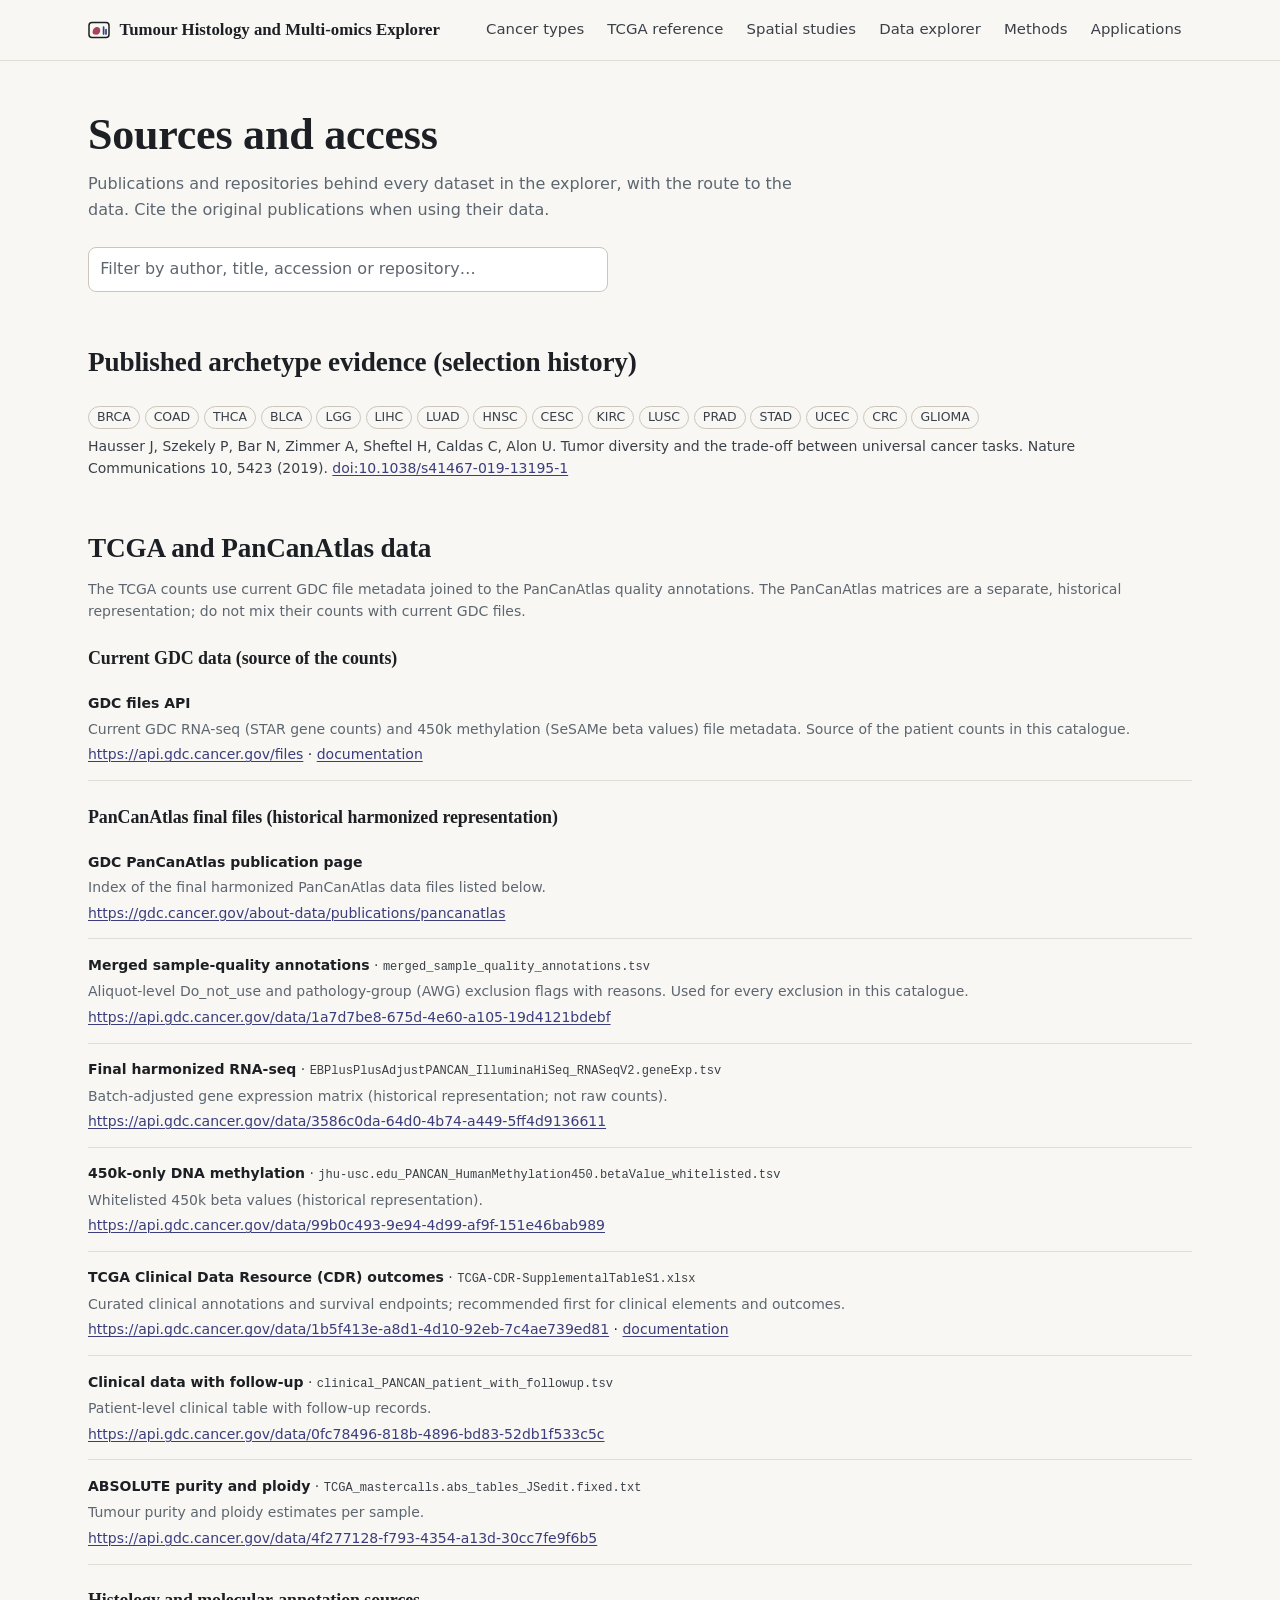
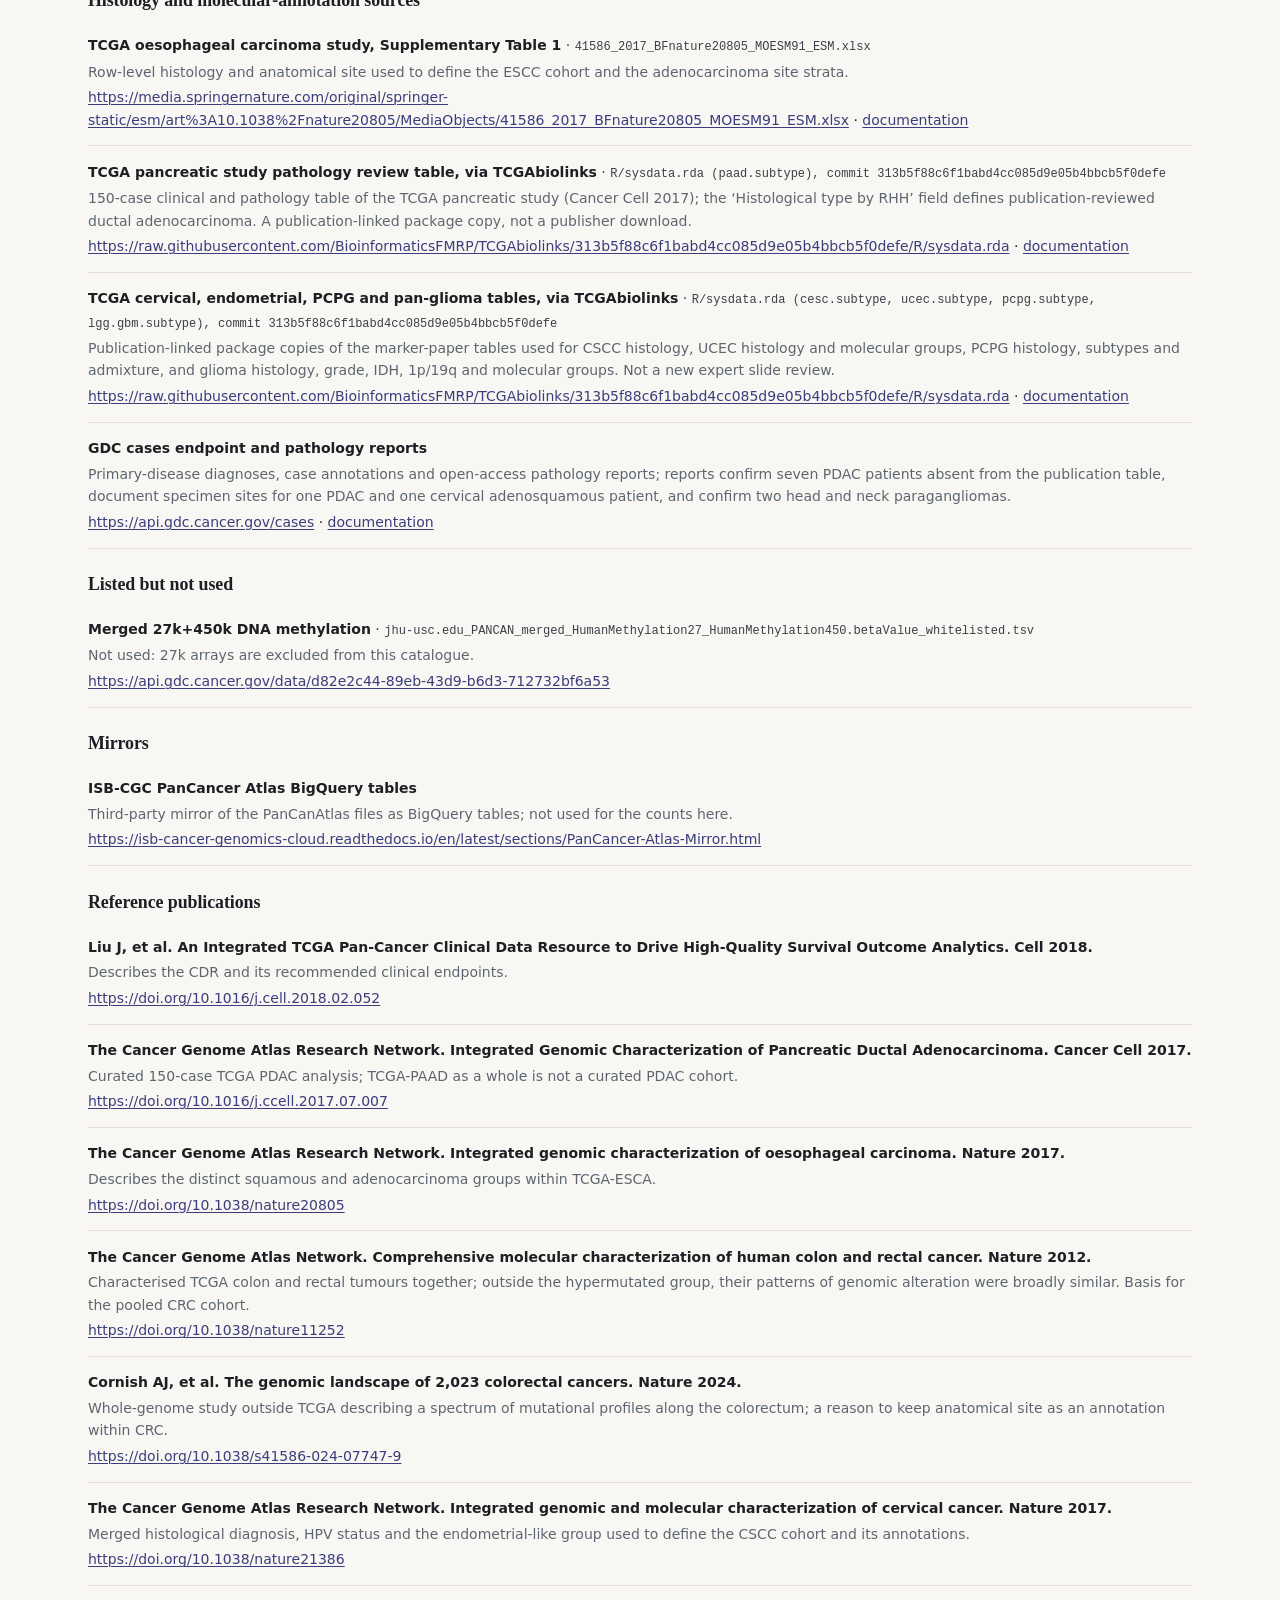
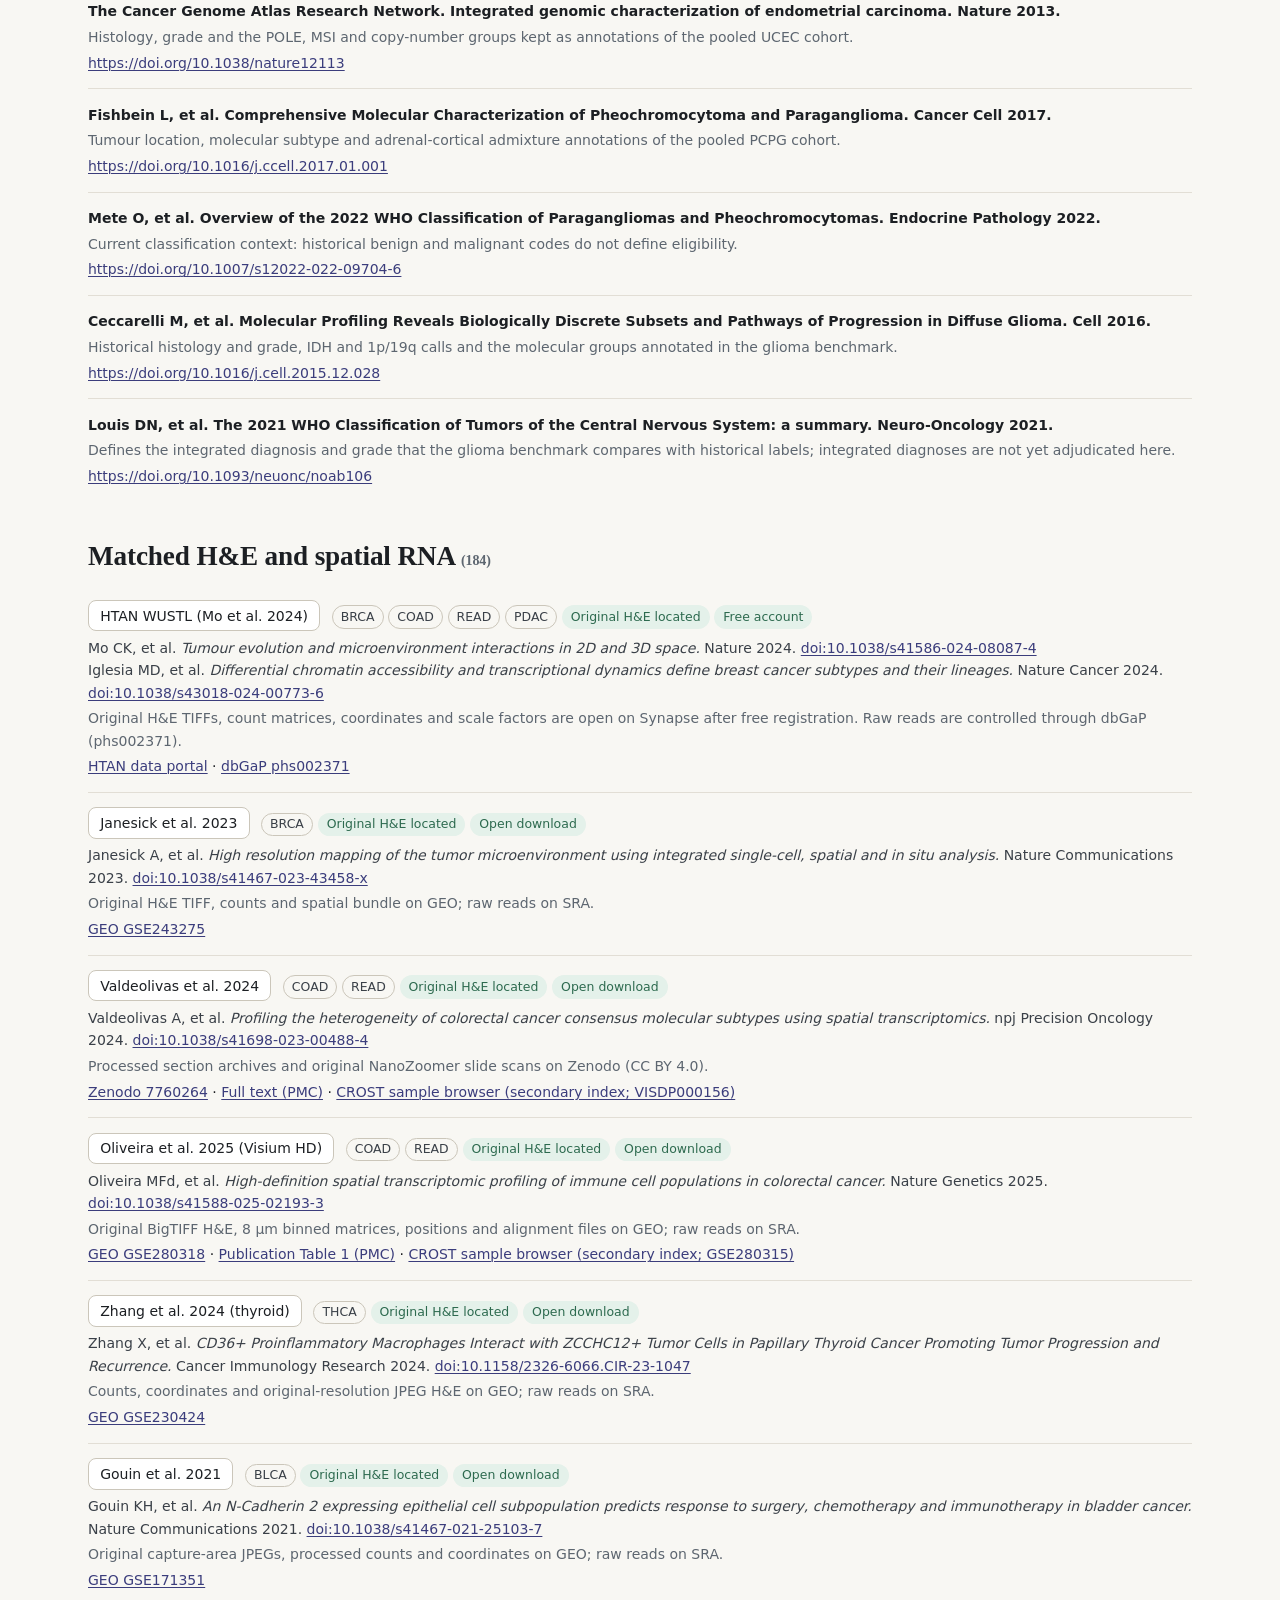
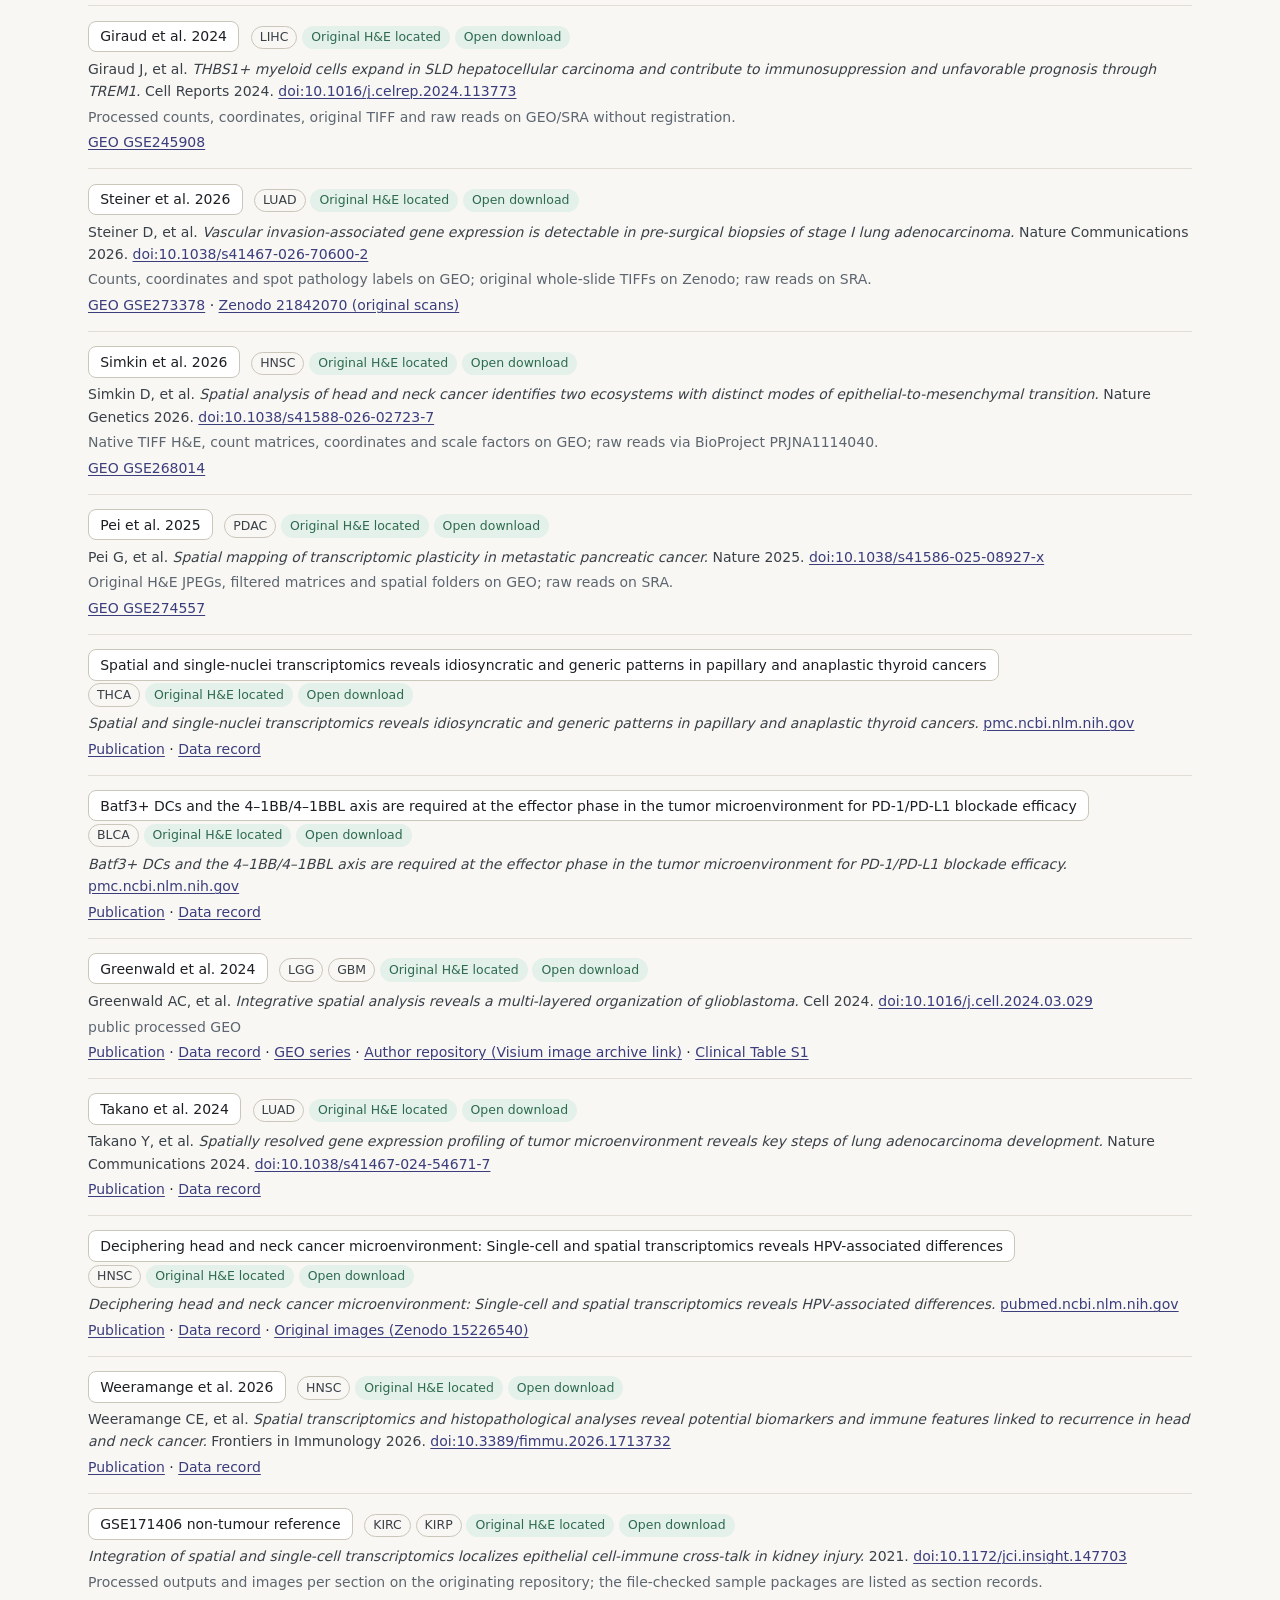
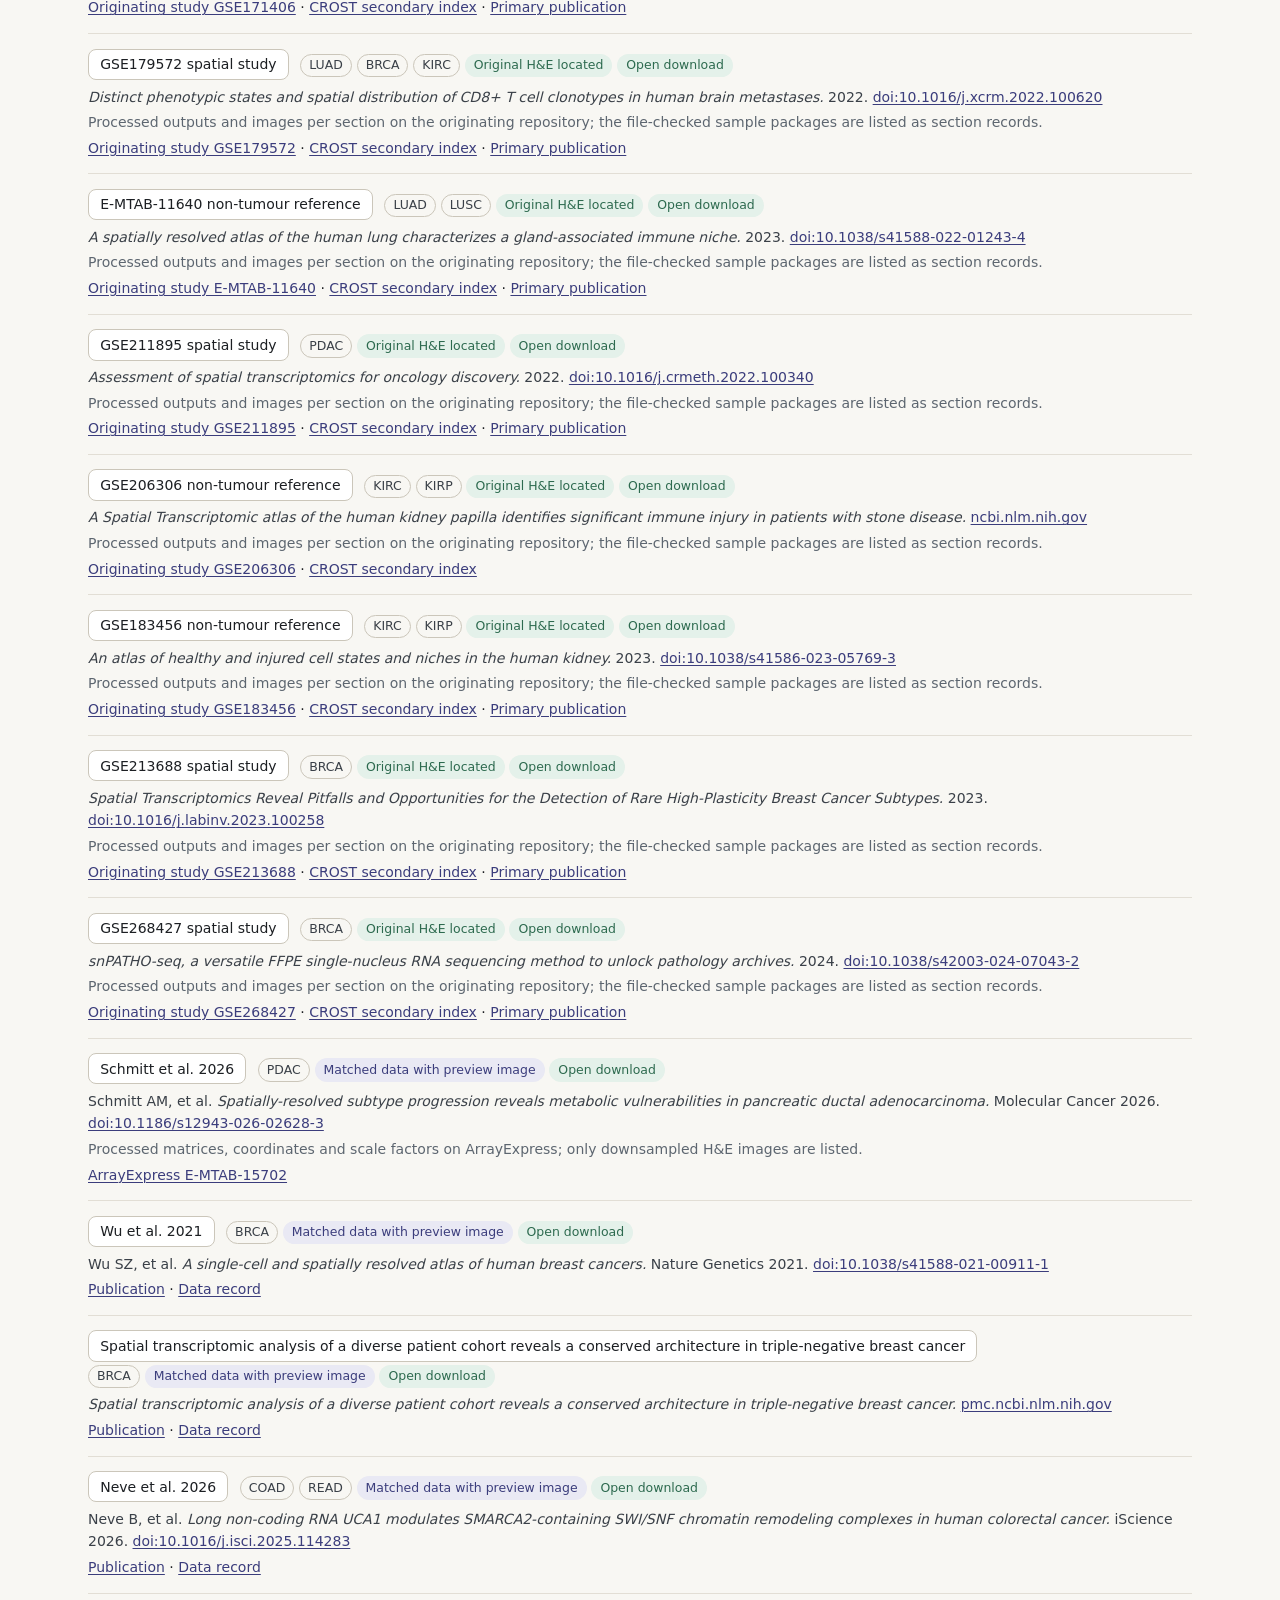
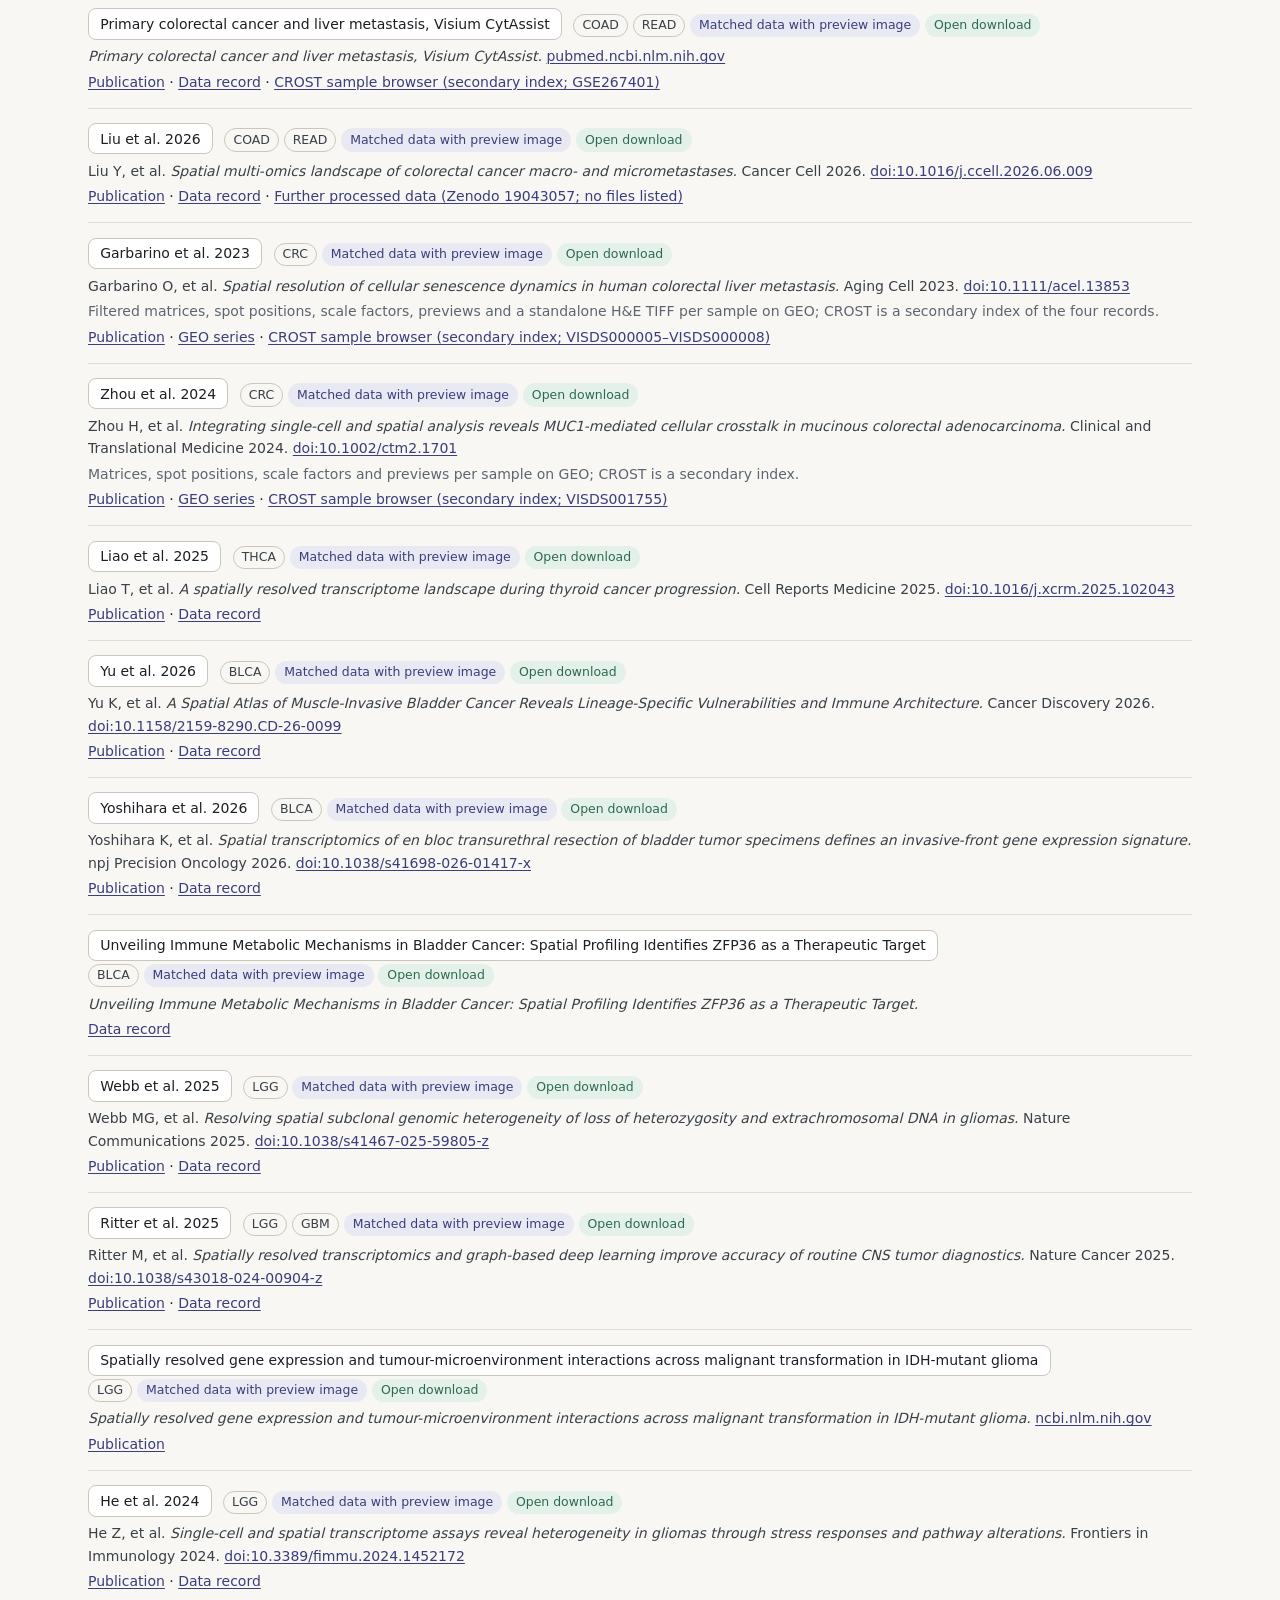
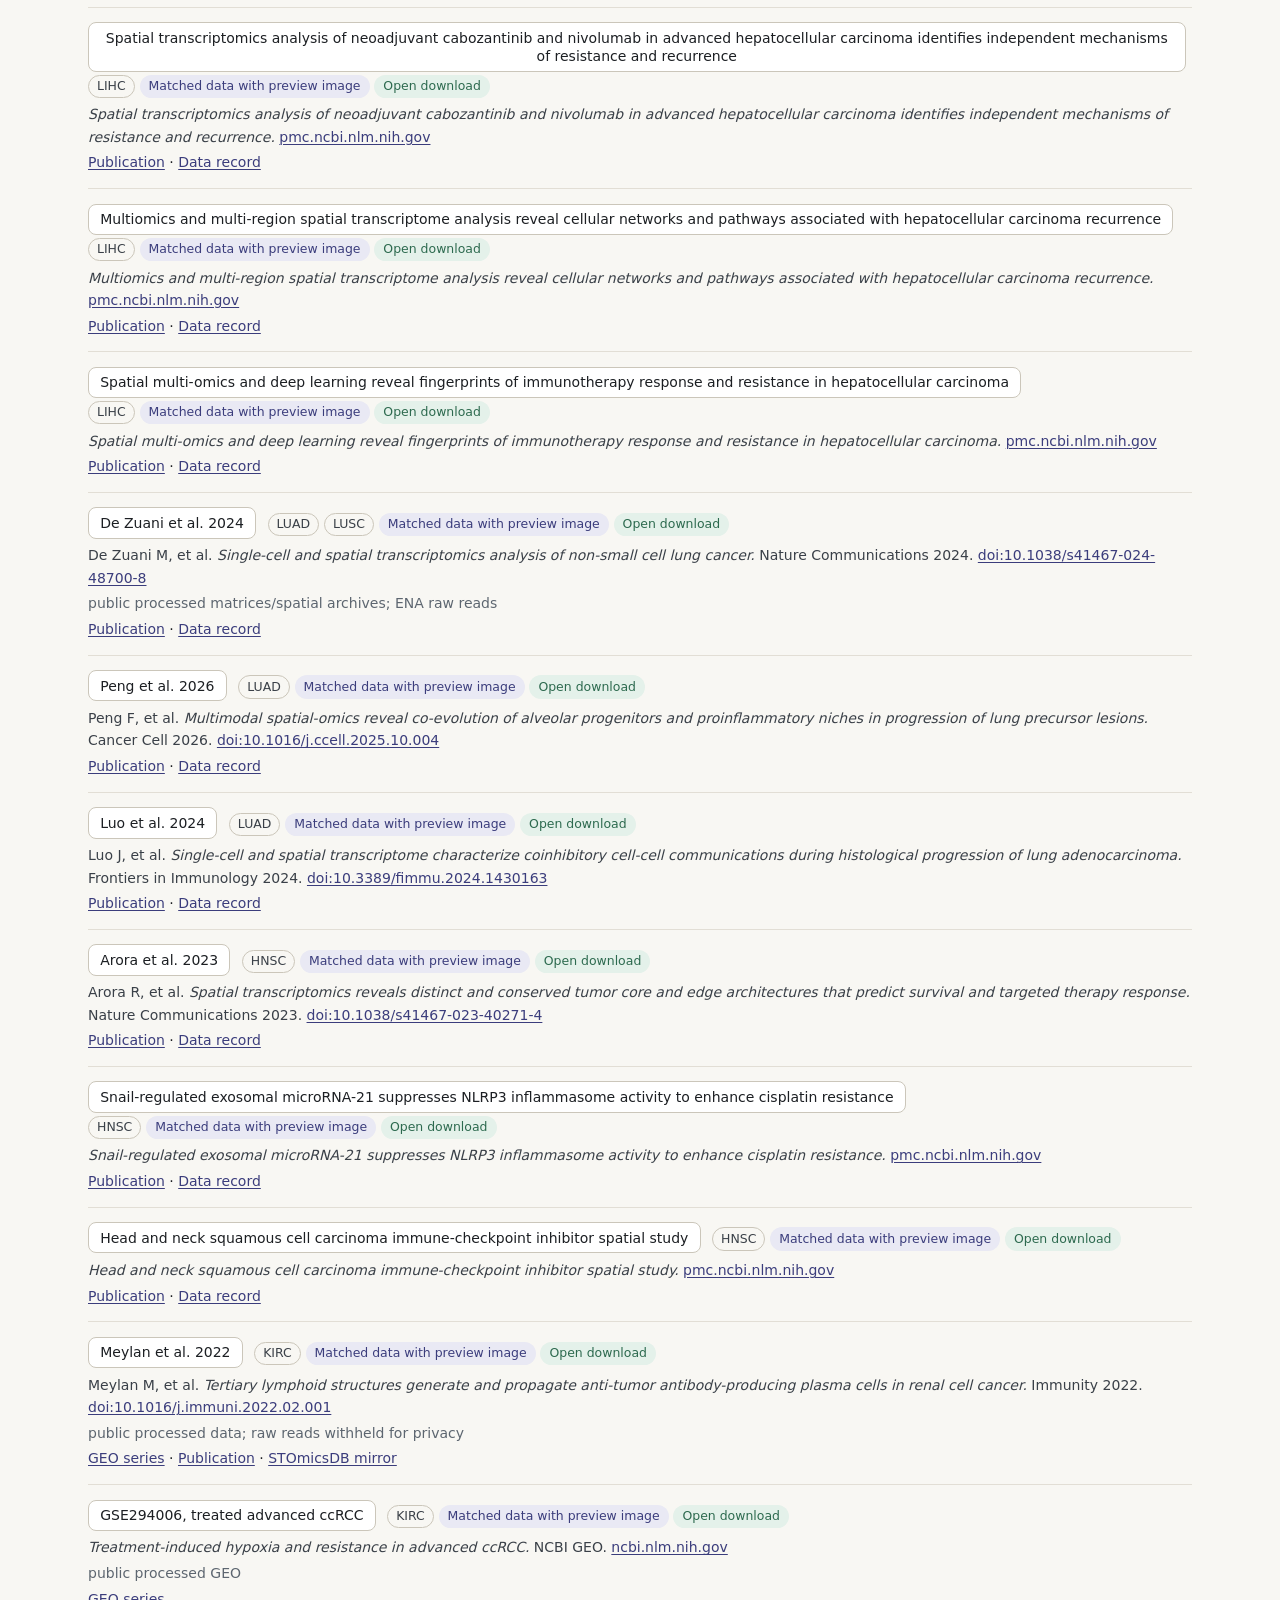
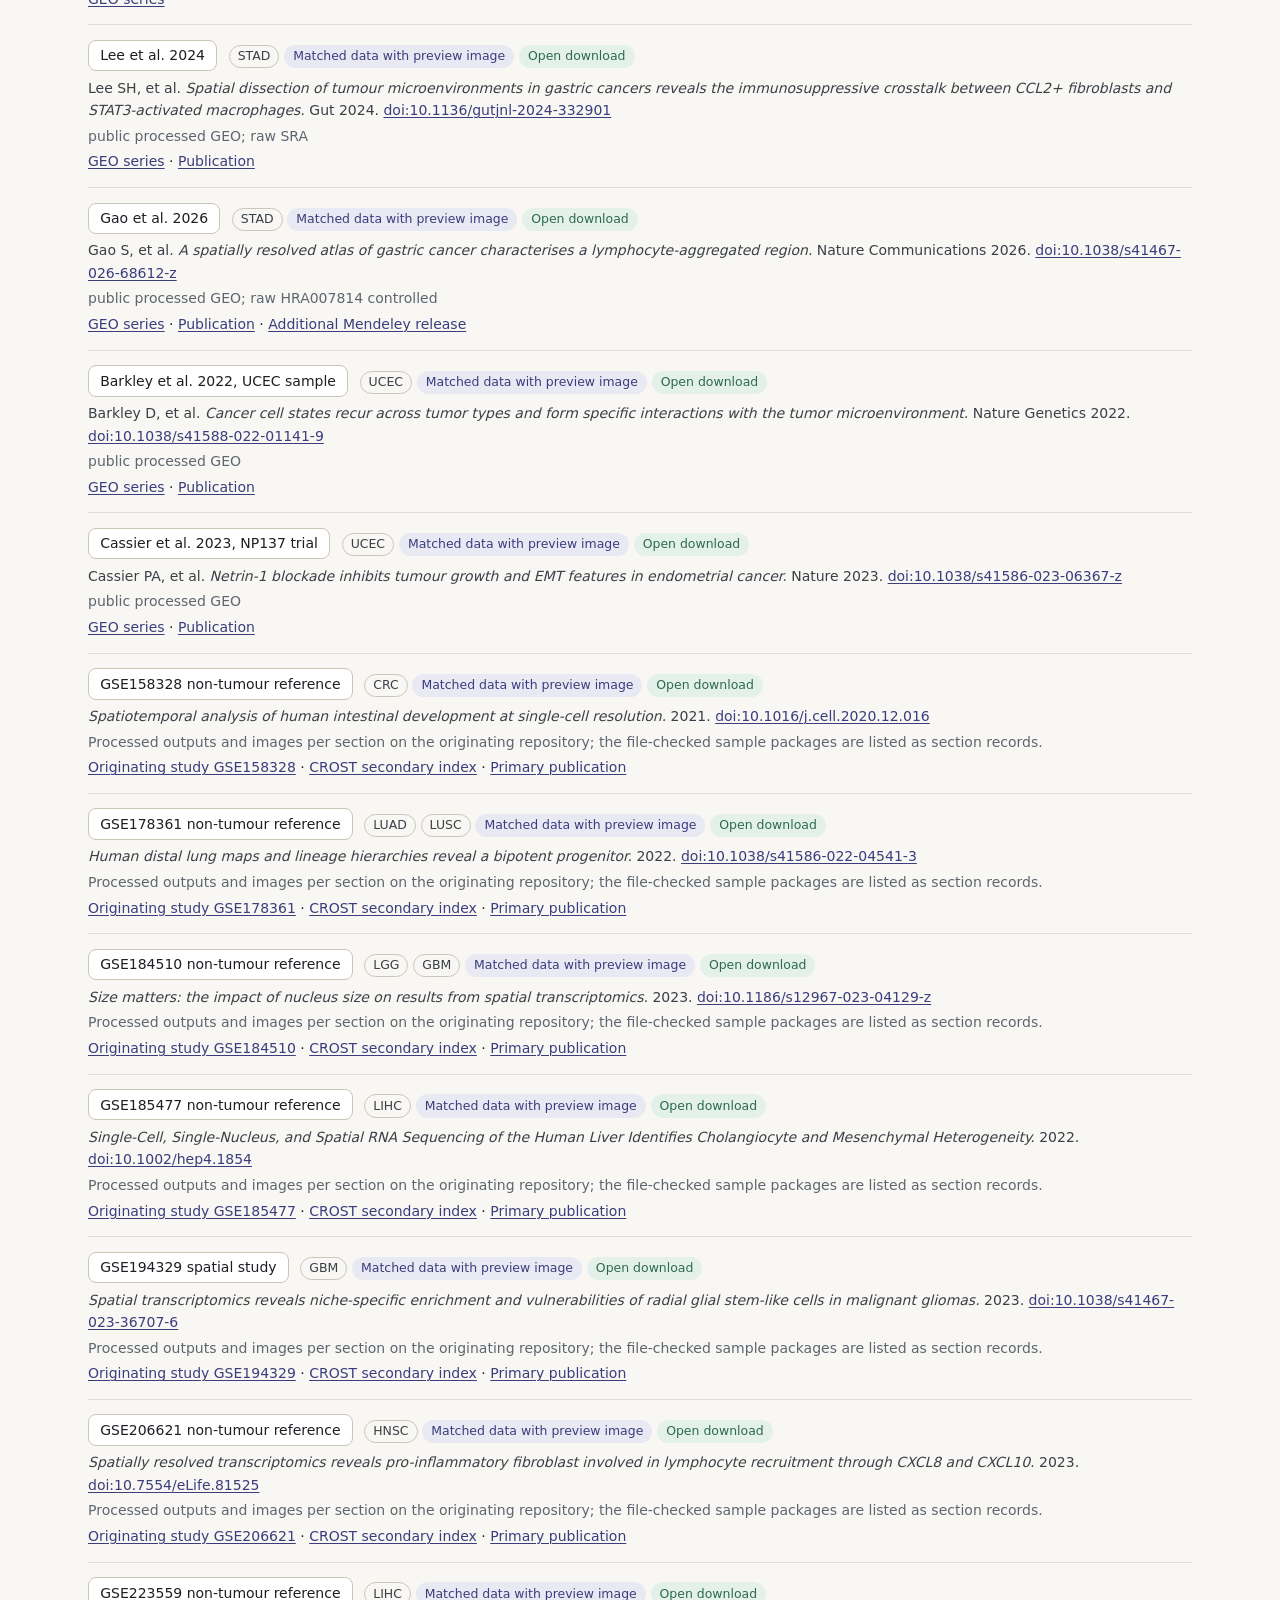
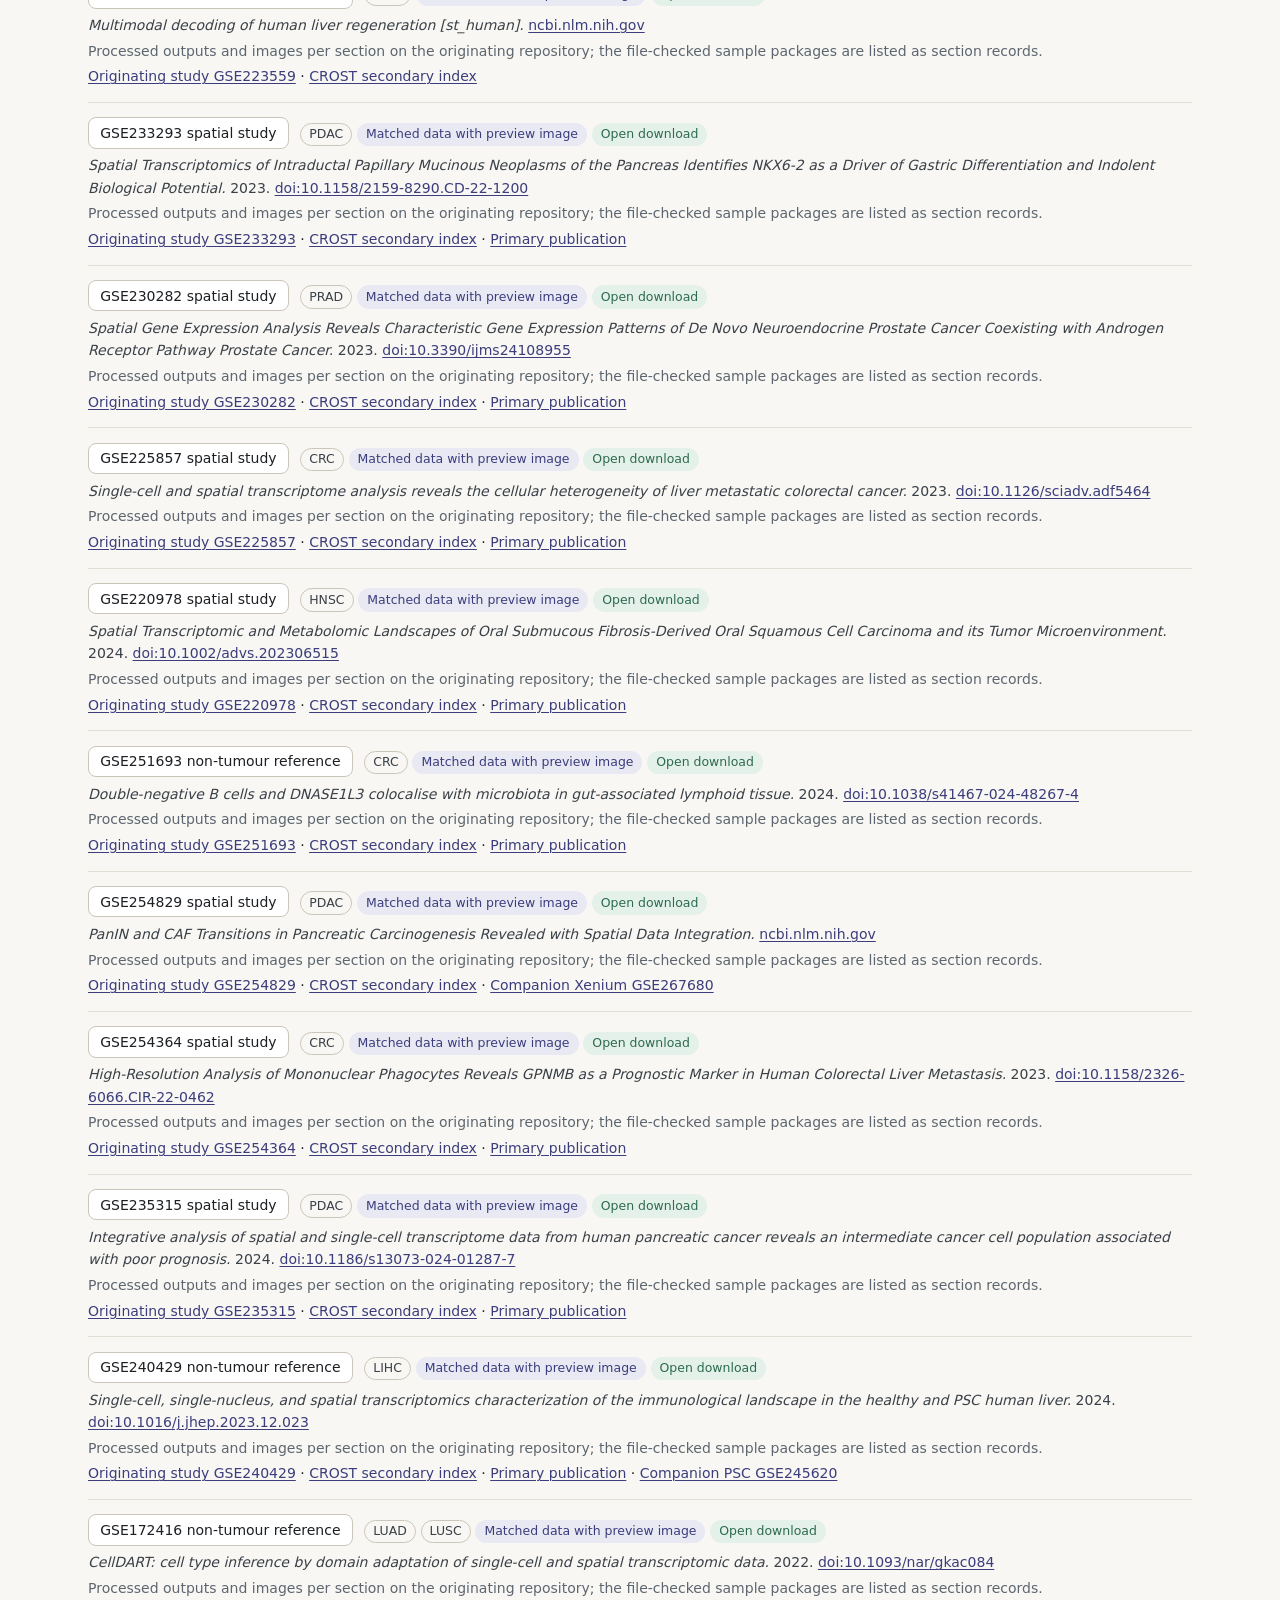
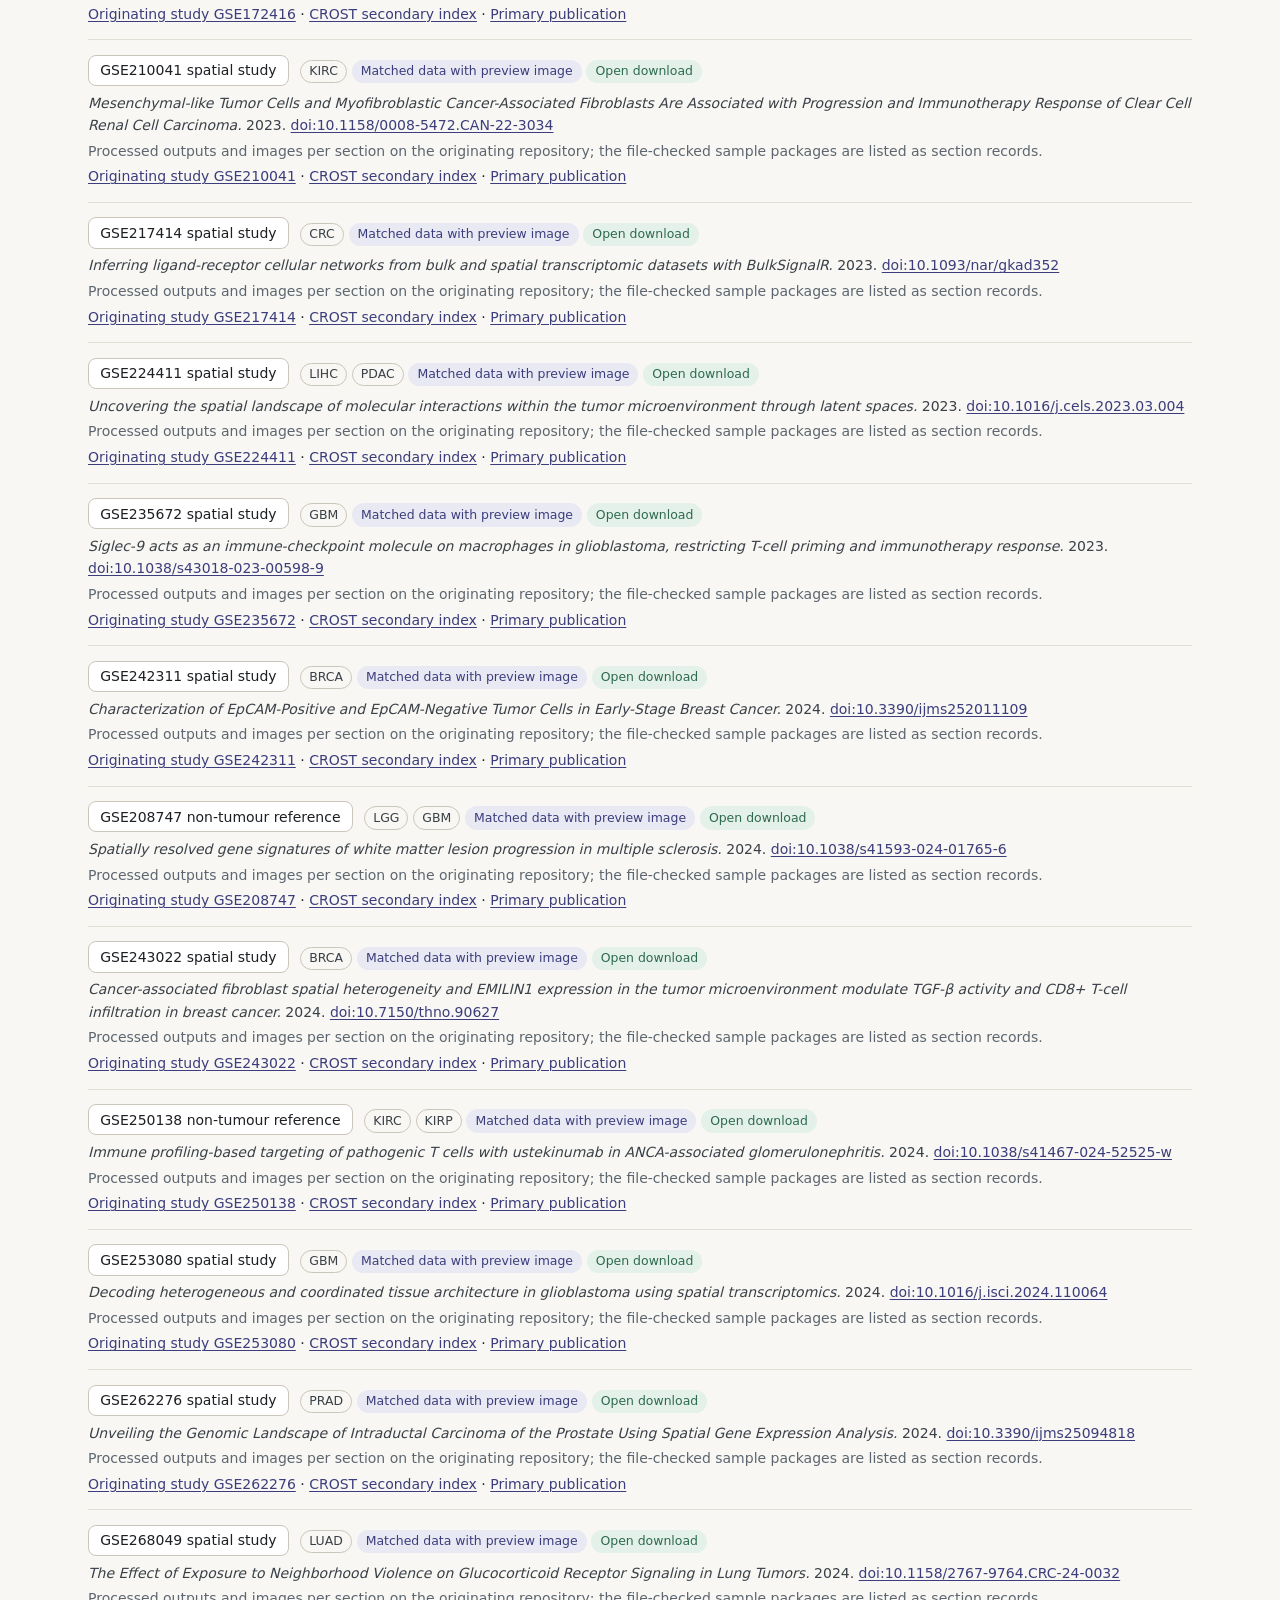
<file: sources.html>
<!doctype html>
<html lang="en">
<head>
<meta charset="utf-8">
<meta name="viewport" content="width=device-width, initial-scale=1">
<title>Sources · Tumour Histology and Multi-omics Explorer</title>
<meta name="description" content="Publications and repositories behind every dataset listed in the explorer, with the route to the data.">
<link rel="icon" href="assets/icon.svg" type="image/svg+xml">
<link rel="stylesheet" href="assets/css/site.css">
</head>
<body>
<a class="skip" href="#main">Skip to content</a>
<header class="site-header">
  <div class="wrap">
    <a class="brand" href="./"><svg width="22" height="20" viewBox="0 0 22 20" aria-hidden="true"><rect x="1" y="2.5" width="20" height="15" rx="3" fill="none" stroke="currentColor" stroke-width="1.5"/><path d="M4.6 12.4c0-2.9 1.9-5.3 4.3-5.3 2.2 0 3.6 1.6 3.3 3.9-.3 2.2-2.2 3.9-4.1 3.7-1.9-.2-3.5-.6-3.5-2.3Z" class="brand-blob"/><path d="M15.6 7v7M18 9.5v4.5" class="brand-bars" stroke-width="1.7" stroke-linecap="round"/></svg><span>Tumour Histology and Multi-omics Explorer</span></a>
    <button class="nav-toggle" type="button" aria-expanded="false" aria-controls="site-nav" hidden><svg width="16" height="16" viewBox="0 0 16 16" aria-hidden="true"><path d="M2 4h12M2 8h12M2 12h12" stroke="currentColor" stroke-width="1.6" stroke-linecap="round"/></svg>Menu</button>
    <nav class="site-nav" id="site-nav" aria-label="Main"><ul>
      <li><a href="cancers.html">Cancer types</a></li>
      <li><a href="tcga.html">TCGA reference</a></li>
      <li><a href="spatial.html">Spatial studies</a></li>
      <li><a href="explore.html">Data explorer</a></li>
      <li><a href="methods.html">Methods</a></li>
      <li><a href="applications.html">Applications</a></li>
    </ul></nav>
  </div>
</header>

<main id="main">
  <div class="wrap">
    <div class="page-head">
      <h1>Sources and access</h1>
      <p class="prose muted">Publications and repositories behind every dataset in the explorer, with the route to the data. Cite the original publications when using their data.</p>
    </div>
    <label class="visually-hidden" for="sq">Filter sources</label>
    <input class="search" id="sq" type="search" placeholder="Filter by author, title, accession or repository…" style="max-width:520px;margin-bottom:1rem">
    <div id="sources"><p class="muted">Loading…</p></div>
  </div>
</main>

<footer class="site-footer">
  <div class="wrap">
    <span><strong>Tumour Histology and Multi-omics Explorer</strong> · <span id="release">Release</span> · <a href="sources.html" aria-current="page">Sources</a> · <a href="agents.html">For AI agents</a> · <a href="https://github.com/IARCbioinfo/histology-multiomics-explorer">GitHub</a></span>
    <span>Metadata <a href="https://github.com/IARCbioinfo/histology-multiomics-explorer/blob/main/DATA-LICENSE.md">CC BY 4.0</a>, code <a href="https://github.com/IARCbioinfo/histology-multiomics-explorer/blob/main/LICENSE">GPL-3.0</a>. Data remain at their original repositories; listing a dataset does not imply that access has been granted.</span>
  </div>
</footer>
<script type="module" src="assets/js/sources.js"></script>
</body>
</html>
</file>
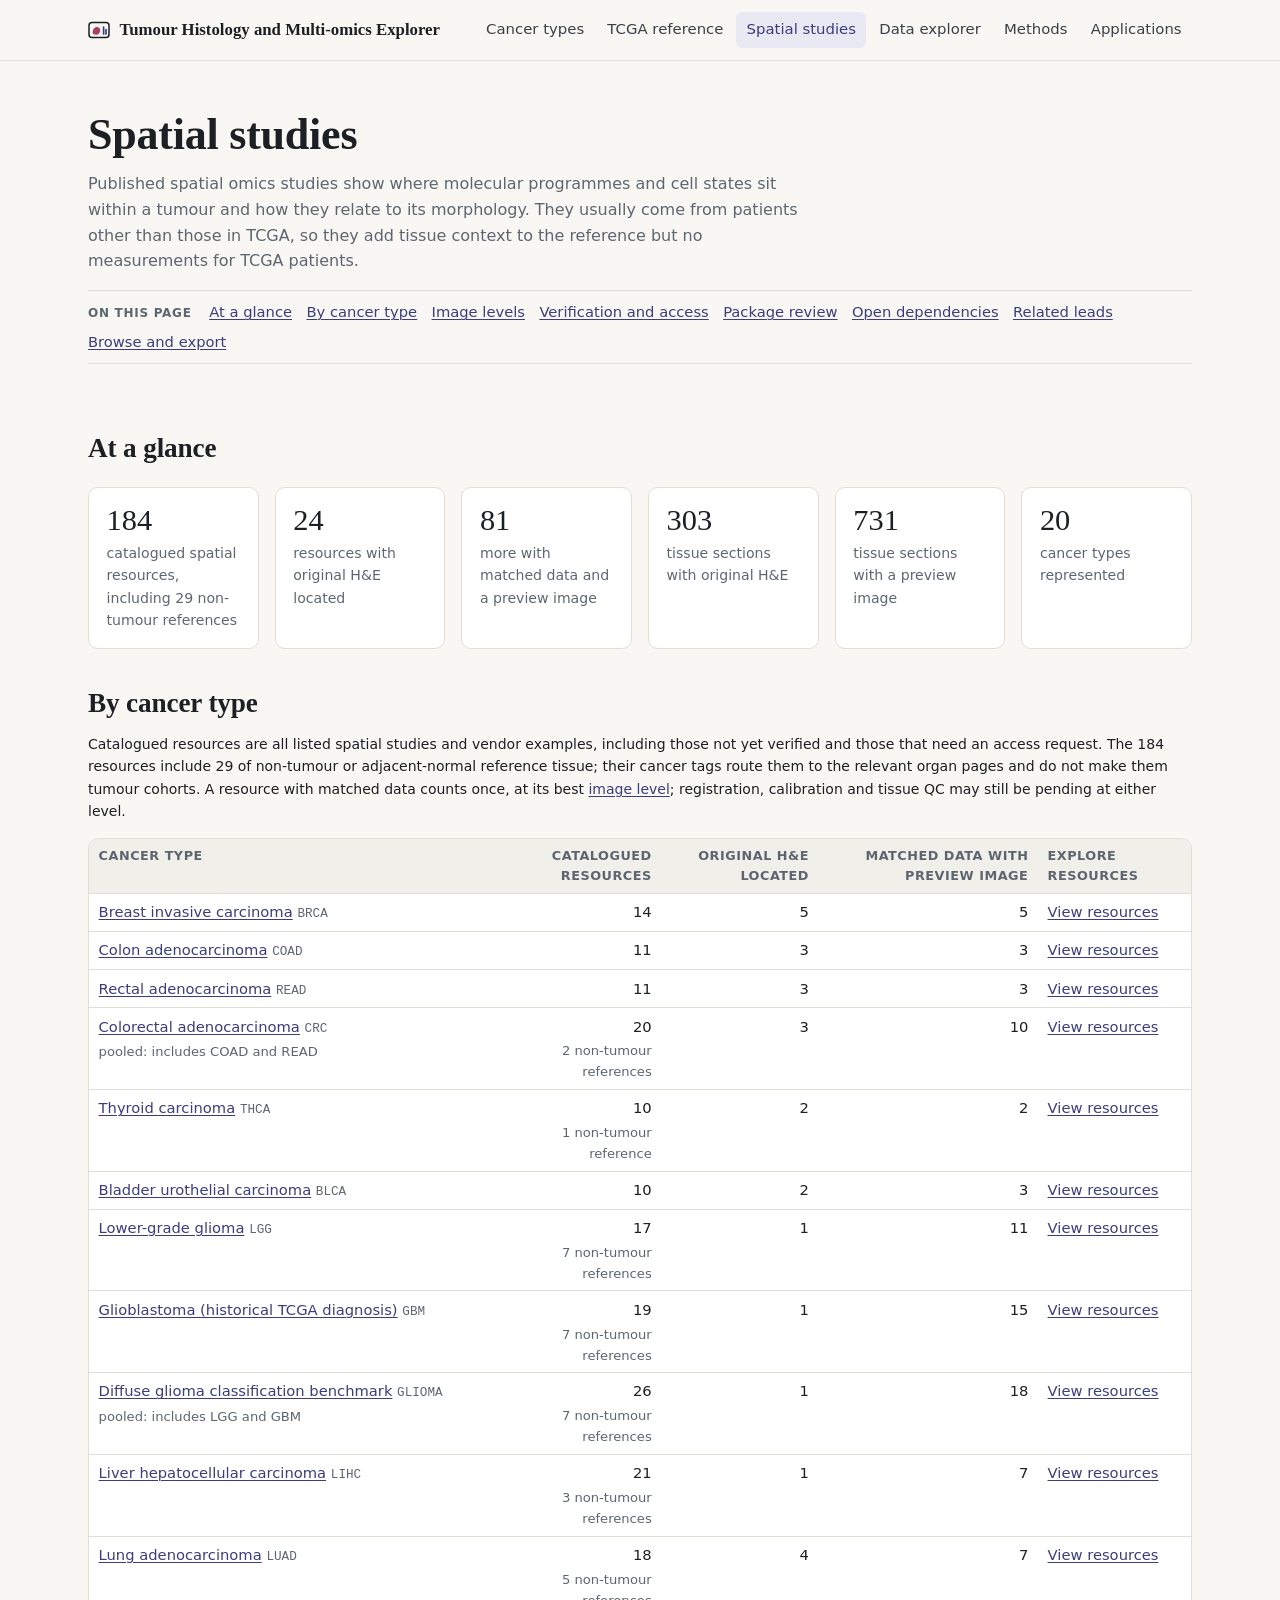
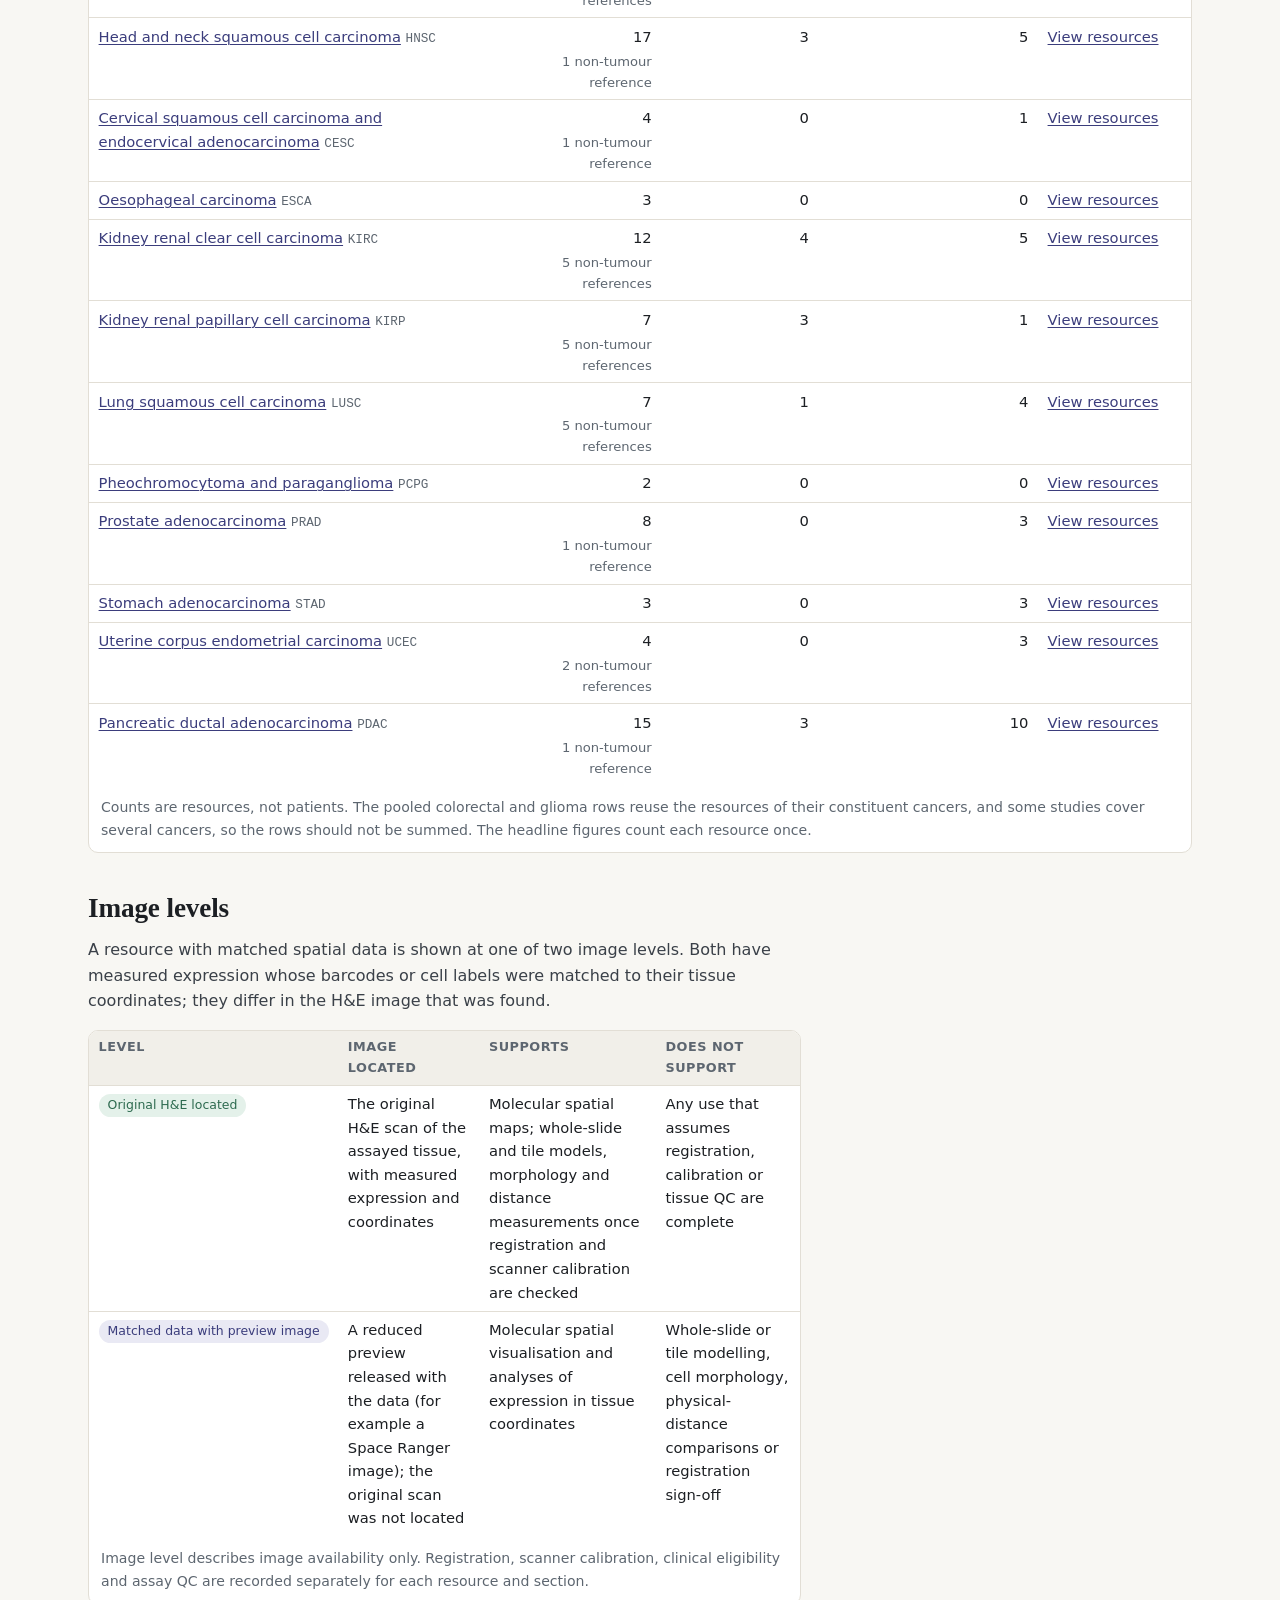
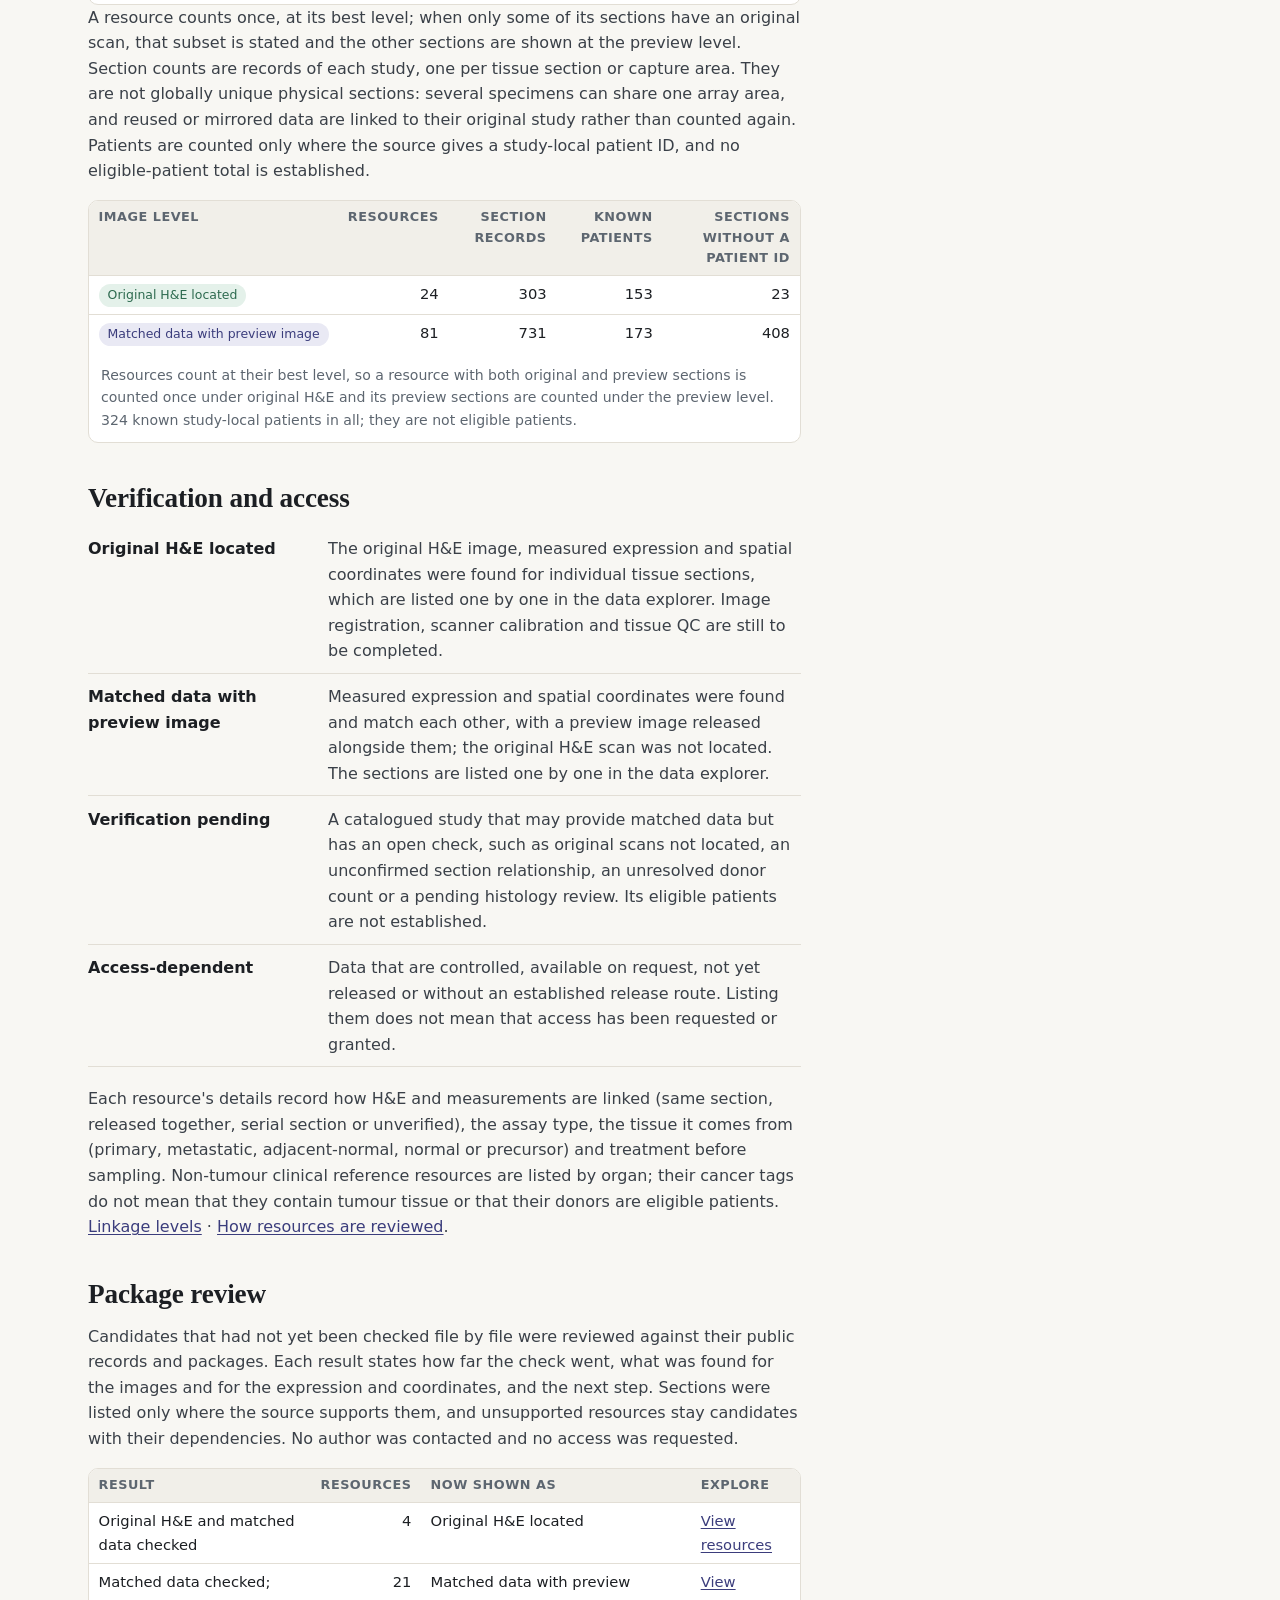
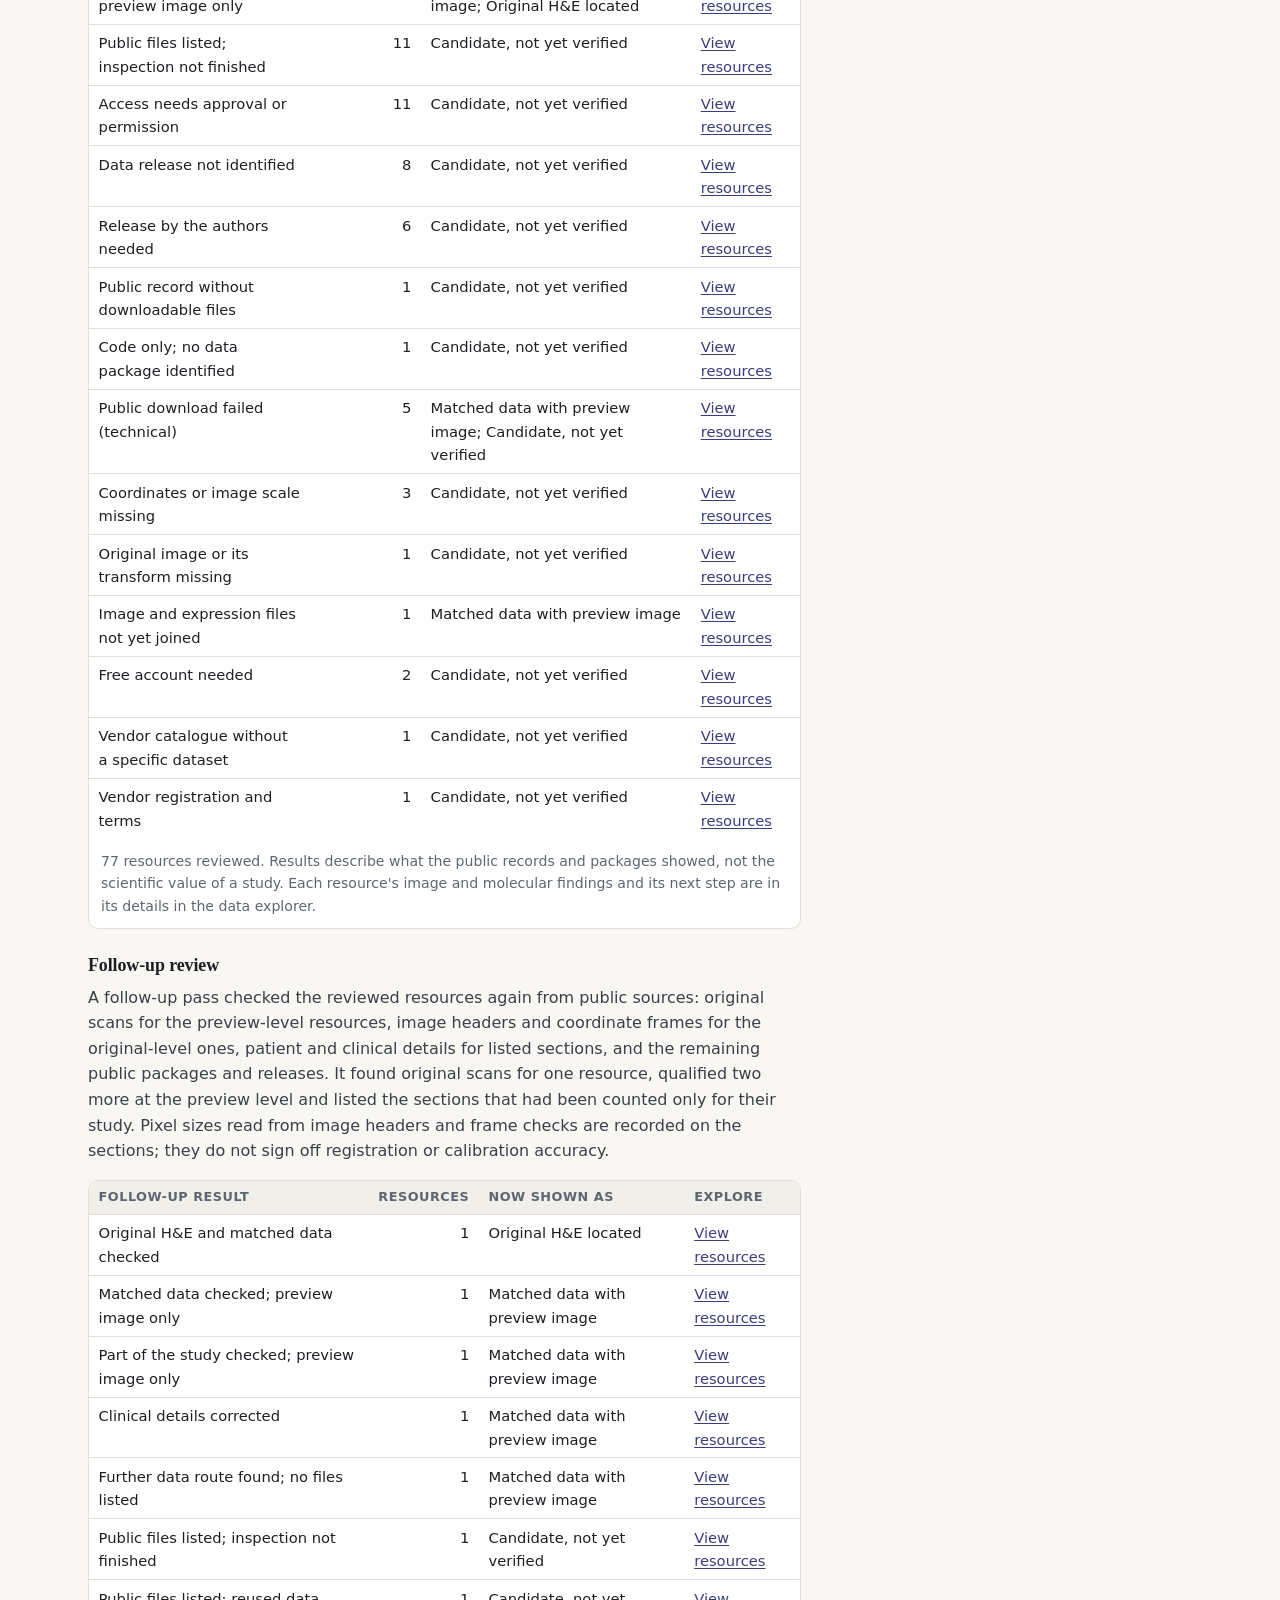
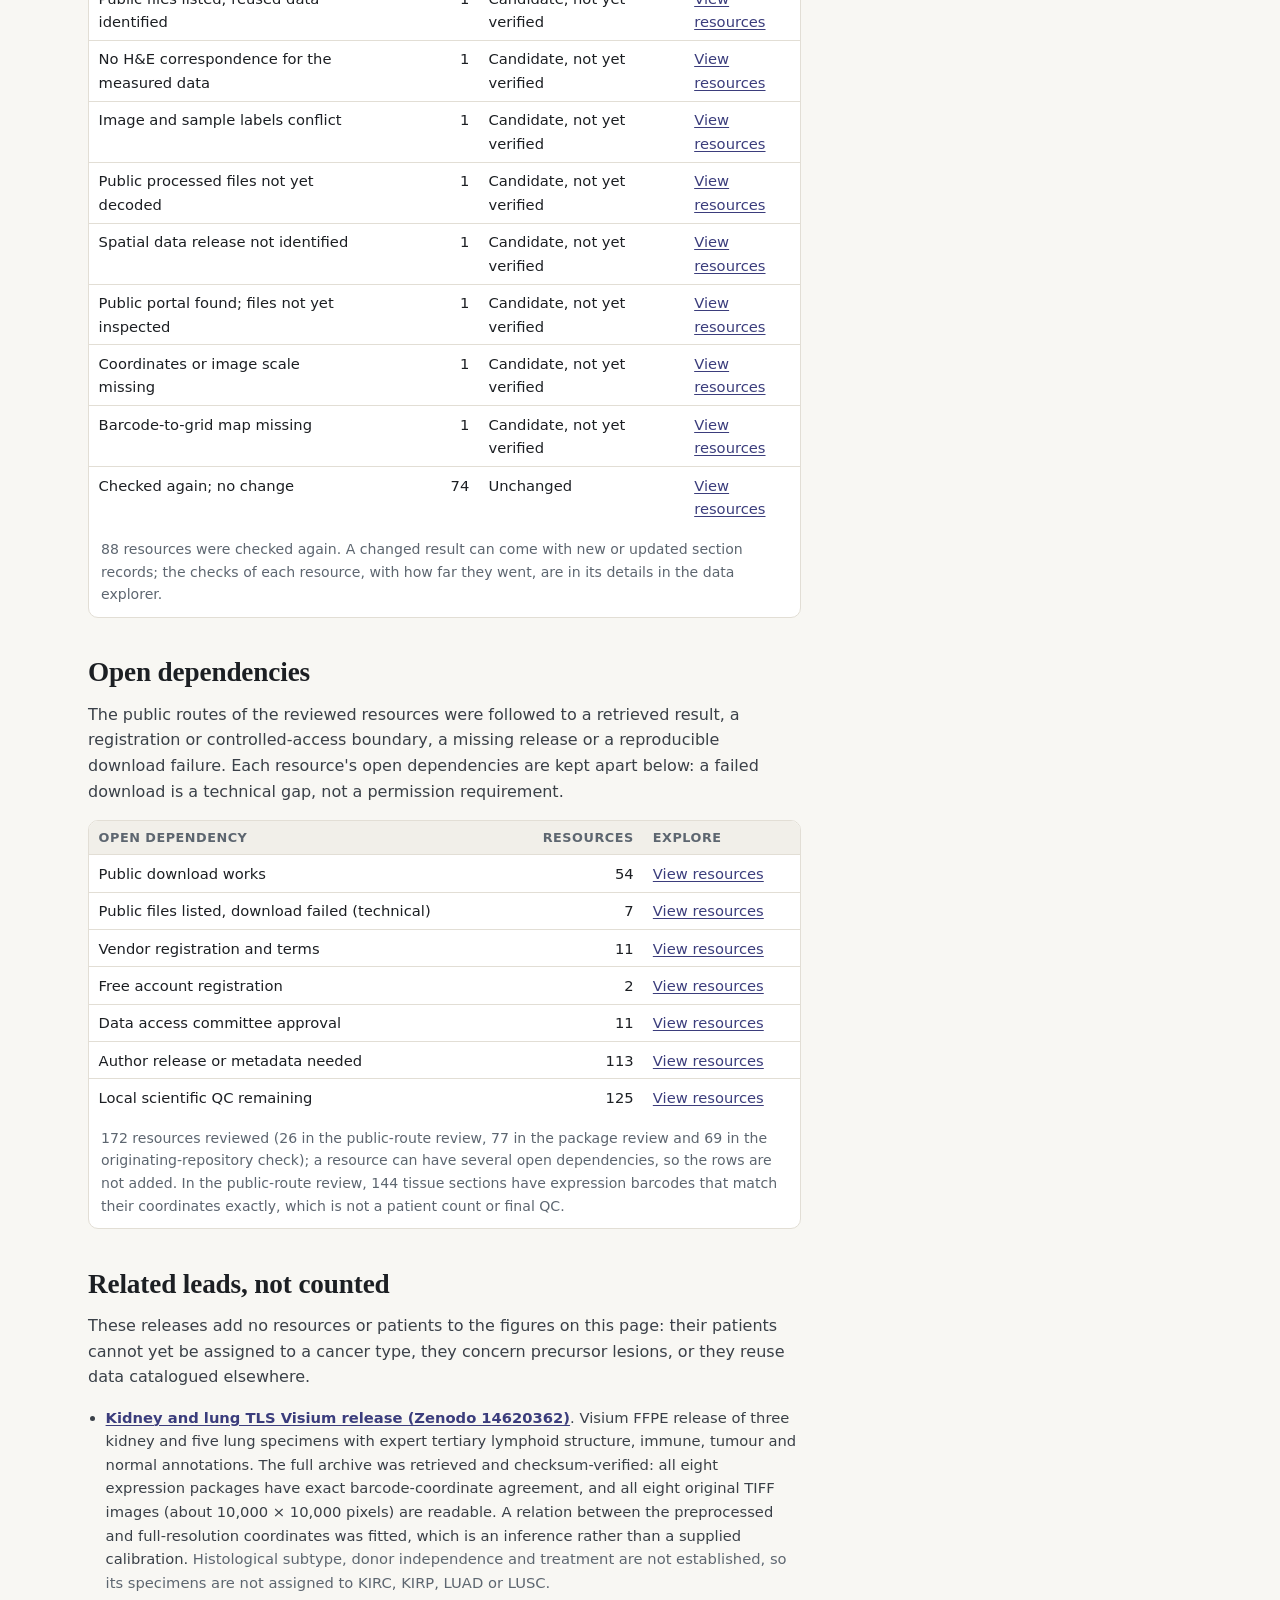
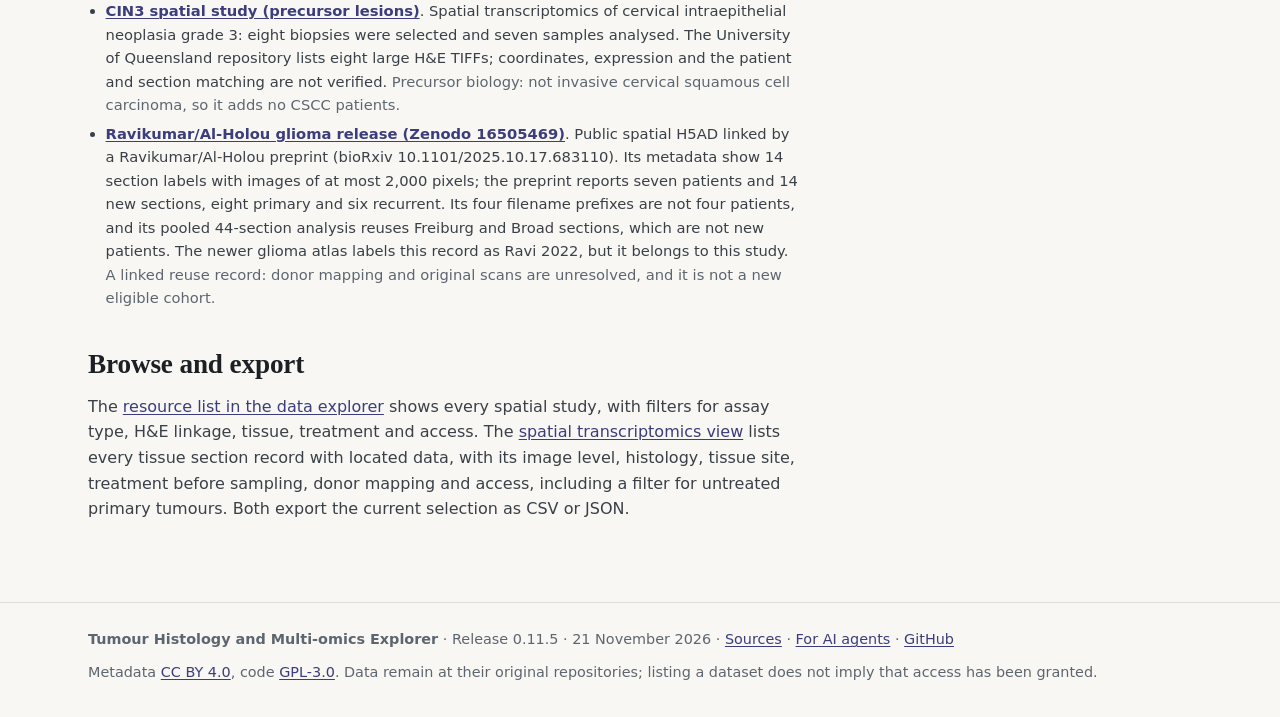
<file: spatial.html>
<!doctype html>
<html lang="en">
<head>
<meta charset="utf-8">
<meta name="viewport" content="width=device-width, initial-scale=1">
<title>Spatial studies · Tumour Histology and Multi-omics Explorer</title>
<meta name="description" content="Published spatial omics studies with matched H&amp;E: image level (original H&amp;E or preview image), linkage, verification status, access and open checks.">
<link rel="icon" href="assets/icon.svg" type="image/svg+xml">
<link rel="stylesheet" href="assets/css/site.css">
<link rel="alternate" type="text/markdown" title="Text version" href="md/spatial.md">
</head>
<body>
<a class="skip" href="#main">Skip to content</a>
<header class="site-header">
  <div class="wrap">
    <a class="brand" href="./"><svg width="22" height="20" viewBox="0 0 22 20" aria-hidden="true"><rect x="1" y="2.5" width="20" height="15" rx="3" fill="none" stroke="currentColor" stroke-width="1.5"/><path d="M4.6 12.4c0-2.9 1.9-5.3 4.3-5.3 2.2 0 3.6 1.6 3.3 3.9-.3 2.2-2.2 3.9-4.1 3.7-1.9-.2-3.5-.6-3.5-2.3Z" class="brand-blob"/><path d="M15.6 7v7M18 9.5v4.5" class="brand-bars" stroke-width="1.7" stroke-linecap="round"/></svg><span>Tumour Histology and Multi-omics Explorer</span></a>
    <button class="nav-toggle" type="button" aria-expanded="false" aria-controls="site-nav" hidden><svg width="16" height="16" viewBox="0 0 16 16" aria-hidden="true"><path d="M2 4h12M2 8h12M2 12h12" stroke="currentColor" stroke-width="1.6" stroke-linecap="round"/></svg>Menu</button>
    <nav class="site-nav" id="site-nav" aria-label="Main"><ul>
      <li><a href="cancers.html">Cancer types</a></li>
      <li><a href="tcga.html">TCGA reference</a></li>
      <li><a href="spatial.html" aria-current="page">Spatial studies</a></li>
      <li><a href="explore.html">Data explorer</a></li>
      <li><a href="methods.html">Methods</a></li>
      <li><a href="applications.html">Applications</a></li>
    </ul></nav>
  </div>
</header>

<main id="main">
  <div class="wrap">
    <div class="page-head">
      <h1>Spatial studies</h1>
      <p class="prose muted">Published spatial omics studies show where molecular programmes and cell states sit within a tumour and how they relate to its morphology. They usually come from patients other than those in TCGA, so they add tissue context to the reference but no measurements for TCGA patients.</p>
      <nav class="page-nav" aria-label="On this page"><span class="page-nav-label">On this page</span><a href="#overview">At a glance</a><a href="#by-cancer">By cancer type</a><a href="#levels">Image levels</a><a href="#status">Verification and access</a><a href="#package-review">Package review</a><a href="#route">Open dependencies</a><a href="#leads">Related leads</a><a href="#browse">Browse and export</a></nav>
    </div>

    <section id="overview" aria-labelledby="overview-h">
      <h2 id="overview-h">At a glance</h2>
      <div class="stats" id="stats" aria-live="polite"></div>
    </section>

    <section id="by-cancer" aria-labelledby="by-cancer-h">
      <h2 id="by-cancer-h">By cancer type</h2>
      <div id="spatial-table"><p class="muted">Loading…</p></div>
    </section>

    <section id="levels" class="prose" aria-labelledby="levels-h">
      <h2 id="levels-h">Image levels</h2>
      <p>A resource with matched spatial data is shown at one of two image levels. Both have measured expression whose barcodes or cell labels were matched to their tissue coordinates; they differ in the H&amp;E image that was found.</p>
      <div class="table-wrap"><table class="stack compact">
        <thead><tr><th scope="col">Level</th><th scope="col">Image located</th><th scope="col">Supports</th><th scope="col">Does not support</th></tr></thead>
        <tbody>
          <tr><td class="primary" data-label="Level"><div><span class="chip ok">Original H&amp;E located</span></div></td><td data-label="Image located"><div>The original H&amp;E scan of the assayed tissue, with measured expression and coordinates</div></td><td data-label="Supports"><div>Molecular spatial maps; whole-slide and tile models, morphology and distance measurements once registration and scanner calibration are checked</div></td><td data-label="Does not support"><div>Any use that assumes registration, calibration or tissue QC are complete</div></td></tr>
          <tr><td class="primary" data-label="Level"><div><span class="chip accent">Matched data with preview image</span></div></td><td data-label="Image located"><div>A reduced preview released with the data (for example a Space Ranger image); the original scan was not located</div></td><td data-label="Supports"><div>Molecular spatial visualisation and analyses of expression in tissue coordinates</div></td><td data-label="Does not support"><div>Whole-slide or tile modelling, cell morphology, physical-distance comparisons or registration sign-off</div></td></tr>
        </tbody>
        <caption>Image level describes image availability only. Registration, scanner calibration, clinical eligibility and assay QC are recorded separately for each resource and section.</caption>
      </table></div>
      <p>A resource counts once, at its best level; when only some of its sections have an original scan, that subset is stated and the other sections are shown at the preview level. Section counts are records of each study, one per tissue section or capture area. They are not globally unique physical sections: several specimens can share one array area, and reused or mirrored data are linked to their original study rather than counted again. Patients are counted only where the source gives a study-local patient ID, and no eligible-patient total is established.</p>
      <div id="levels-counts"><p class="muted">Loading…</p></div>
    </section>

    <section id="status" class="prose" aria-labelledby="status-h">
      <h2 id="status-h">Verification and access</h2>
      <dl class="defs">
        <div><dt>Original H&amp;E located</dt><dd>The original H&amp;E image, measured expression and spatial coordinates were found for individual tissue sections, which are listed one by one in the data explorer. Image registration, scanner calibration and tissue QC are still to be completed.</dd></div>
        <div><dt>Matched data with preview image</dt><dd>Measured expression and spatial coordinates were found and match each other, with a preview image released alongside them; the original H&amp;E scan was not located. The sections are listed one by one in the data explorer.</dd></div>
        <div><dt>Verification pending</dt><dd>A catalogued study that may provide matched data but has an open check, such as original scans not located, an unconfirmed section relationship, an unresolved donor count or a pending histology review. Its eligible patients are not established.</dd></div>
        <div><dt>Access-dependent</dt><dd>Data that are controlled, available on request, not yet released or without an established release route. Listing them does not mean that access has been requested or granted.</dd></div>
      </dl>
      <p>Each resource's details record how H&amp;E and measurements are linked (same section, released together, serial section or unverified), the assay type, the tissue it comes from (primary, metastatic, adjacent-normal, normal or precursor) and treatment before sampling. Non-tumour clinical reference resources are listed by organ; their cancer tags do not mean that they contain tumour tissue or that their donors are eligible patients. <a href="methods.html#linkage">Linkage levels</a> · <a href="methods.html#spatial-review">How resources are reviewed</a>.</p>
    </section>

    <section id="package-review" class="prose" aria-labelledby="package-review-h">
      <h2 id="package-review-h">Package review</h2>
      <p>Candidates that had not yet been checked file by file were reviewed against their public records and packages. Each result states how far the check went, what was found for the images and for the expression and coordinates, and the next step. Sections were listed only where the source supports them, and unsupported resources stay candidates with their dependencies. No author was contacted and no access was requested.</p>
      <div id="package-table"><p class="muted">Loading…</p></div>
      <h3>Follow-up review</h3>
      <p>A follow-up pass checked the reviewed resources again from public sources: original scans for the preview-level resources, image headers and coordinate frames for the original-level ones, patient and clinical details for listed sections, and the remaining public packages and releases. It found original scans for one resource, qualified two more at the preview level and listed the sections that had been counted only for their study. Pixel sizes read from image headers and frame checks are recorded on the sections; they do not sign off registration or calibration accuracy.</p>
      <div id="followup-table"><p class="muted">Loading…</p></div>
    </section>

    <section id="route" class="prose" aria-labelledby="route-h">
      <h2 id="route-h">Open dependencies</h2>
      <p>The public routes of the reviewed resources were followed to a retrieved result, a registration or controlled-access boundary, a missing release or a reproducible download failure. Each resource's open dependencies are kept apart below: a failed download is a technical gap, not a permission requirement.</p>
      <div id="route-table"><p class="muted">Loading…</p></div>
    </section>

    <section id="leads" class="prose" aria-labelledby="leads-h">
      <h2 id="leads-h">Related leads, not counted</h2>
      <p>These releases add no resources or patients to the figures on this page: their patients cannot yet be assigned to a cancer type, they concern precursor lesions, or they reuse data catalogued elsewhere.</p>
      <div id="leads-list"><p class="muted">Loading…</p></div>
    </section>

    <section id="browse" class="prose" aria-labelledby="browse-h">
      <h2 id="browse-h">Browse and export</h2>
      <p>The <a href="explore.html?view=cohorts&amp;layer=matched-spatial">resource list in the data explorer</a> shows every spatial study, with filters for assay type, H&amp;E linkage, tissue, treatment and access. The <a href="explore.html">spatial transcriptomics view</a> lists every tissue section record with located data, with its image level, histology, tissue site, treatment before sampling, donor mapping and access, including a filter for untreated primary tumours. Both export the current selection as CSV or JSON.</p>
    </section>
  </div>
</main>

<footer class="site-footer">
  <div class="wrap">
    <span><strong>Tumour Histology and Multi-omics Explorer</strong> · <span id="release">Release</span> · <a href="sources.html">Sources</a> · <a href="agents.html">For AI agents</a> · <a href="https://github.com/IARCbioinfo/histology-multiomics-explorer">GitHub</a></span>
    <span>Metadata <a href="https://github.com/IARCbioinfo/histology-multiomics-explorer/blob/main/DATA-LICENSE.md">CC BY 4.0</a>, code <a href="https://github.com/IARCbioinfo/histology-multiomics-explorer/blob/main/LICENSE">GPL-3.0</a>. Data remain at their original repositories; listing a dataset does not imply that access has been granted.</span>
  </div>
</footer>
<script type="module" src="assets/js/spatial.js"></script>
</body>
</html>
</file>
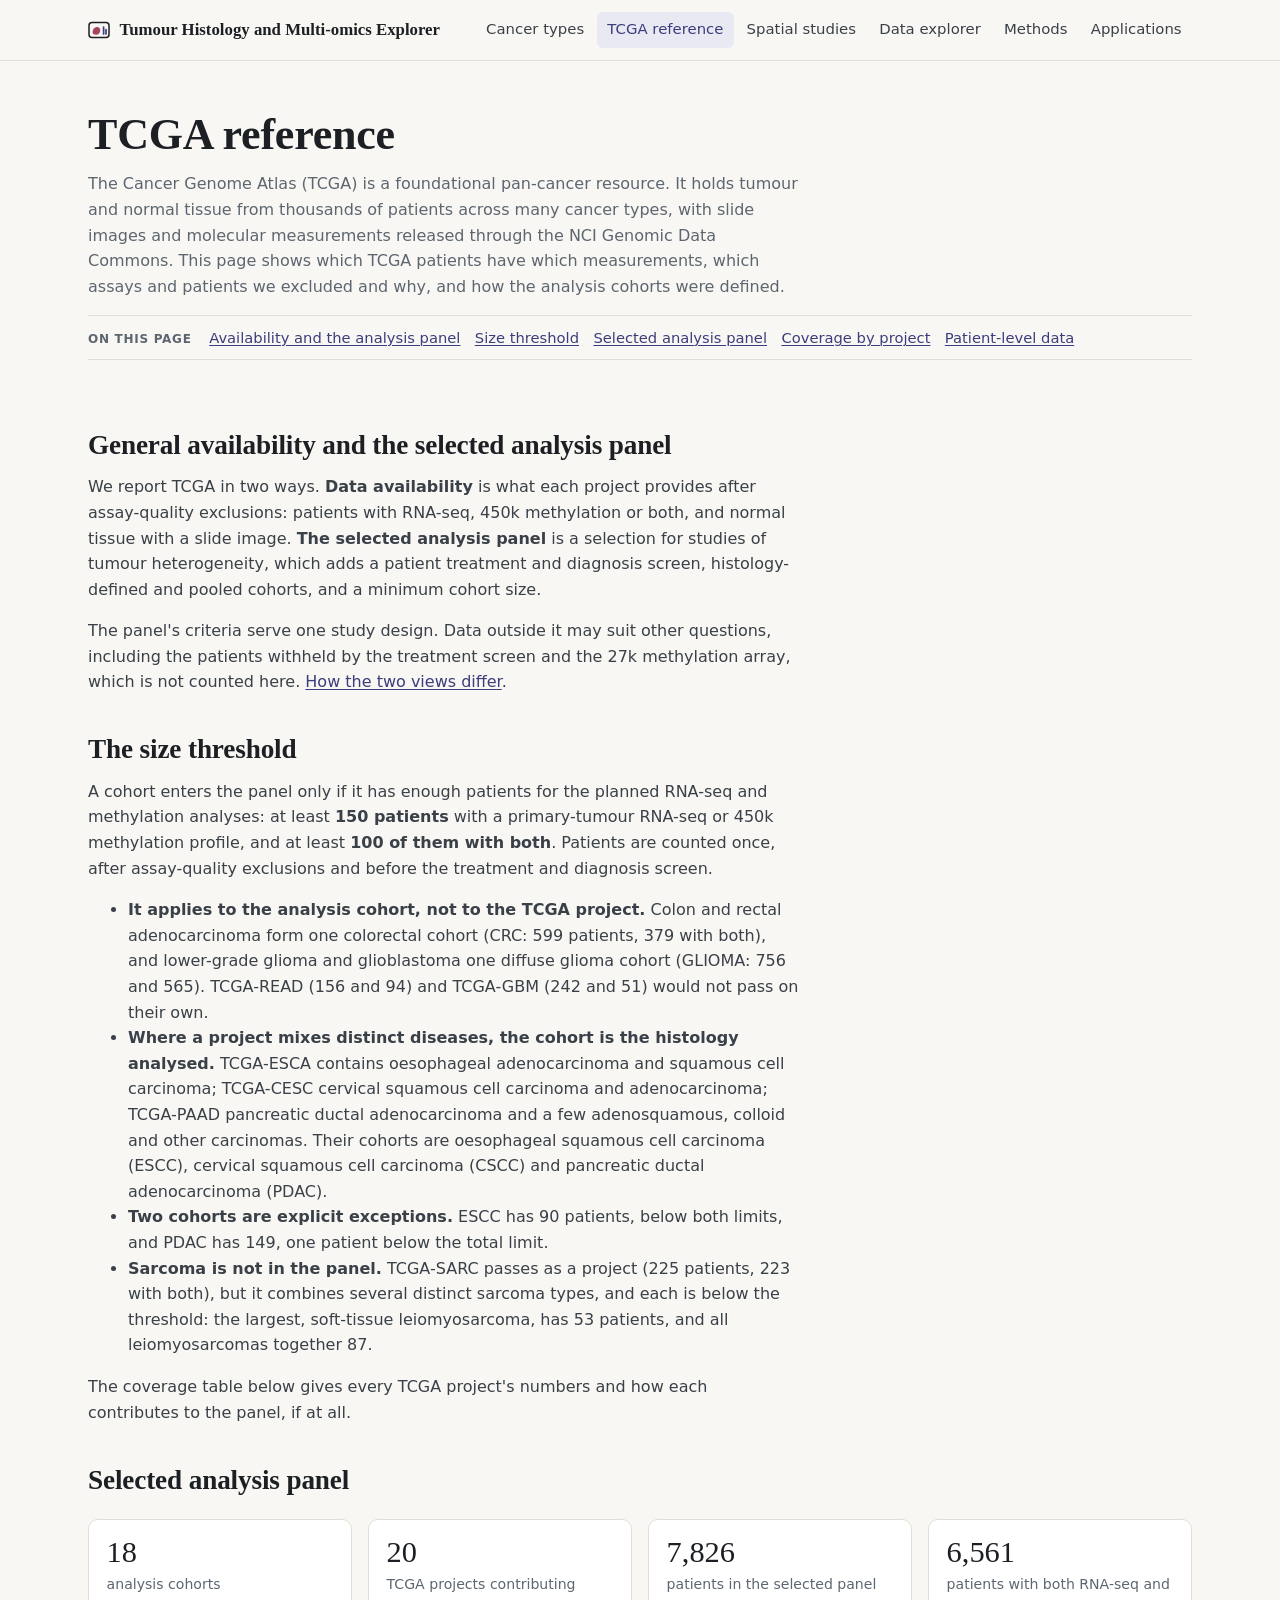
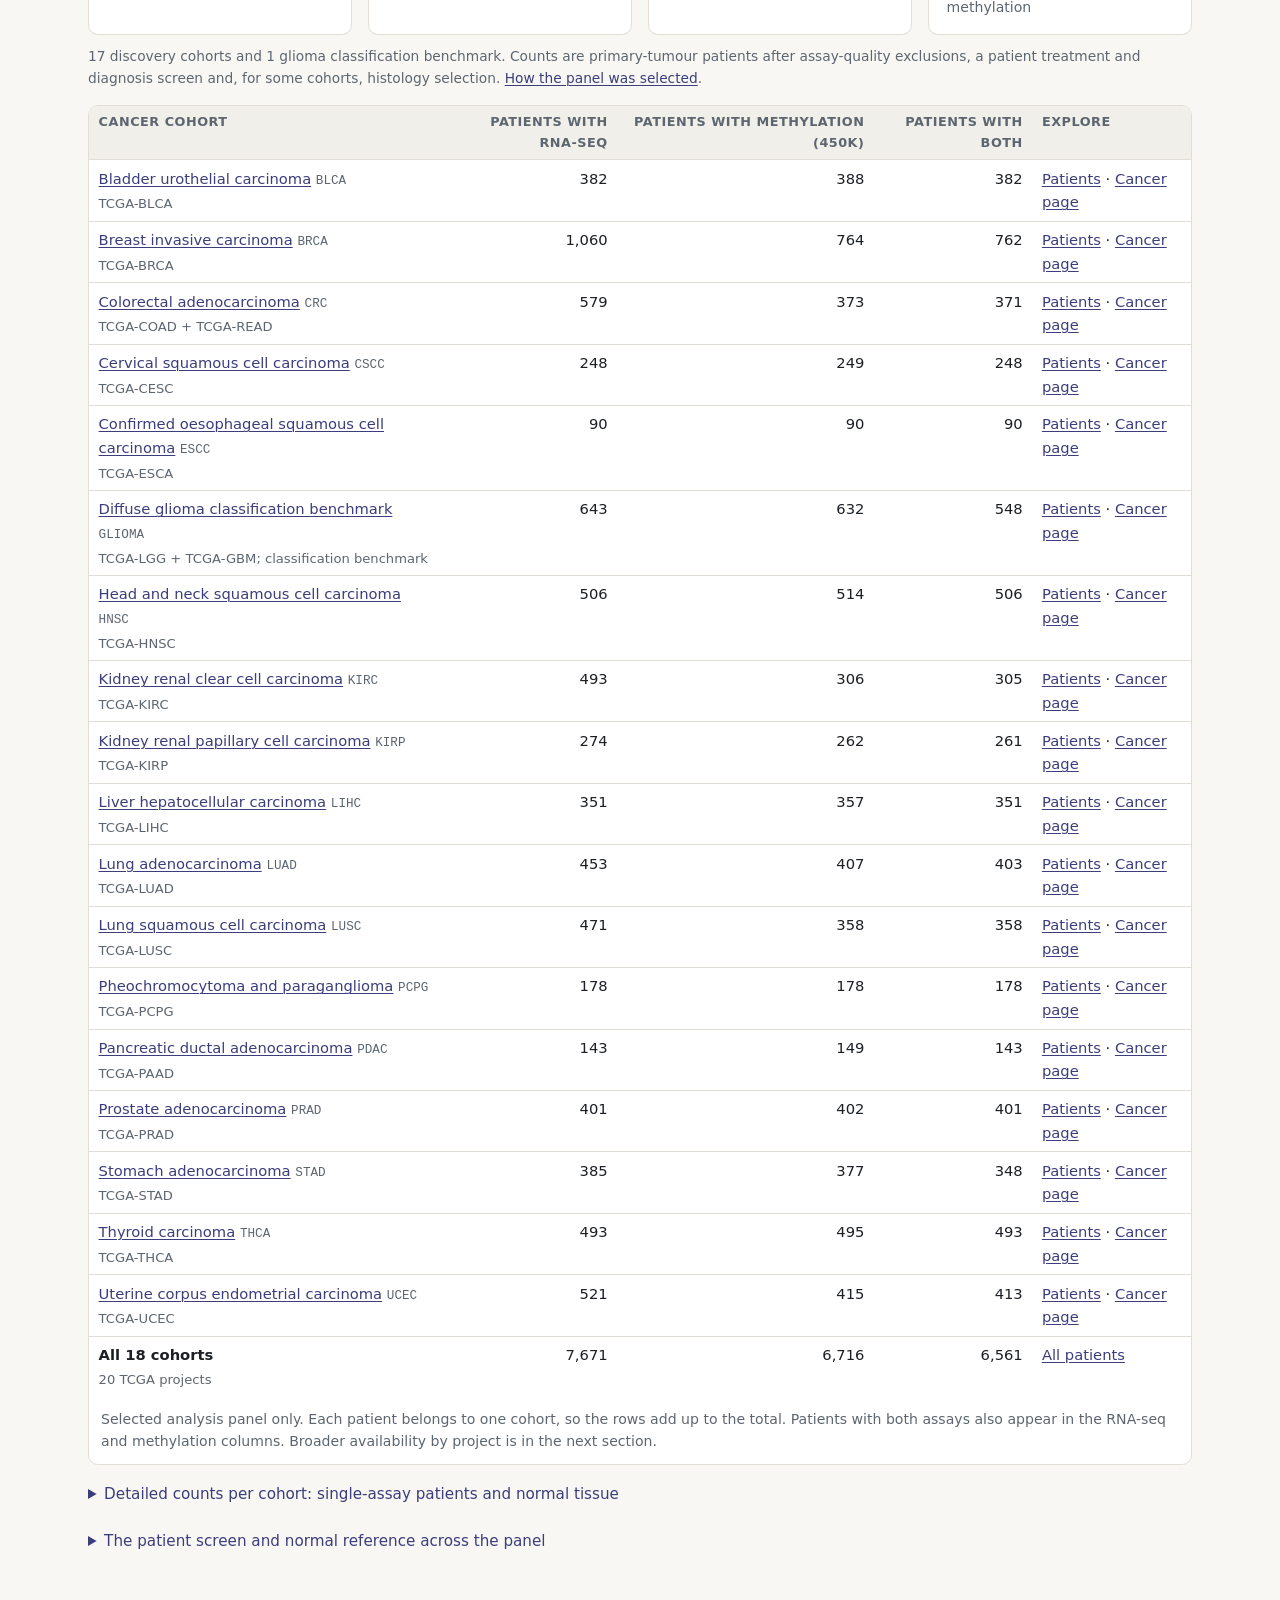
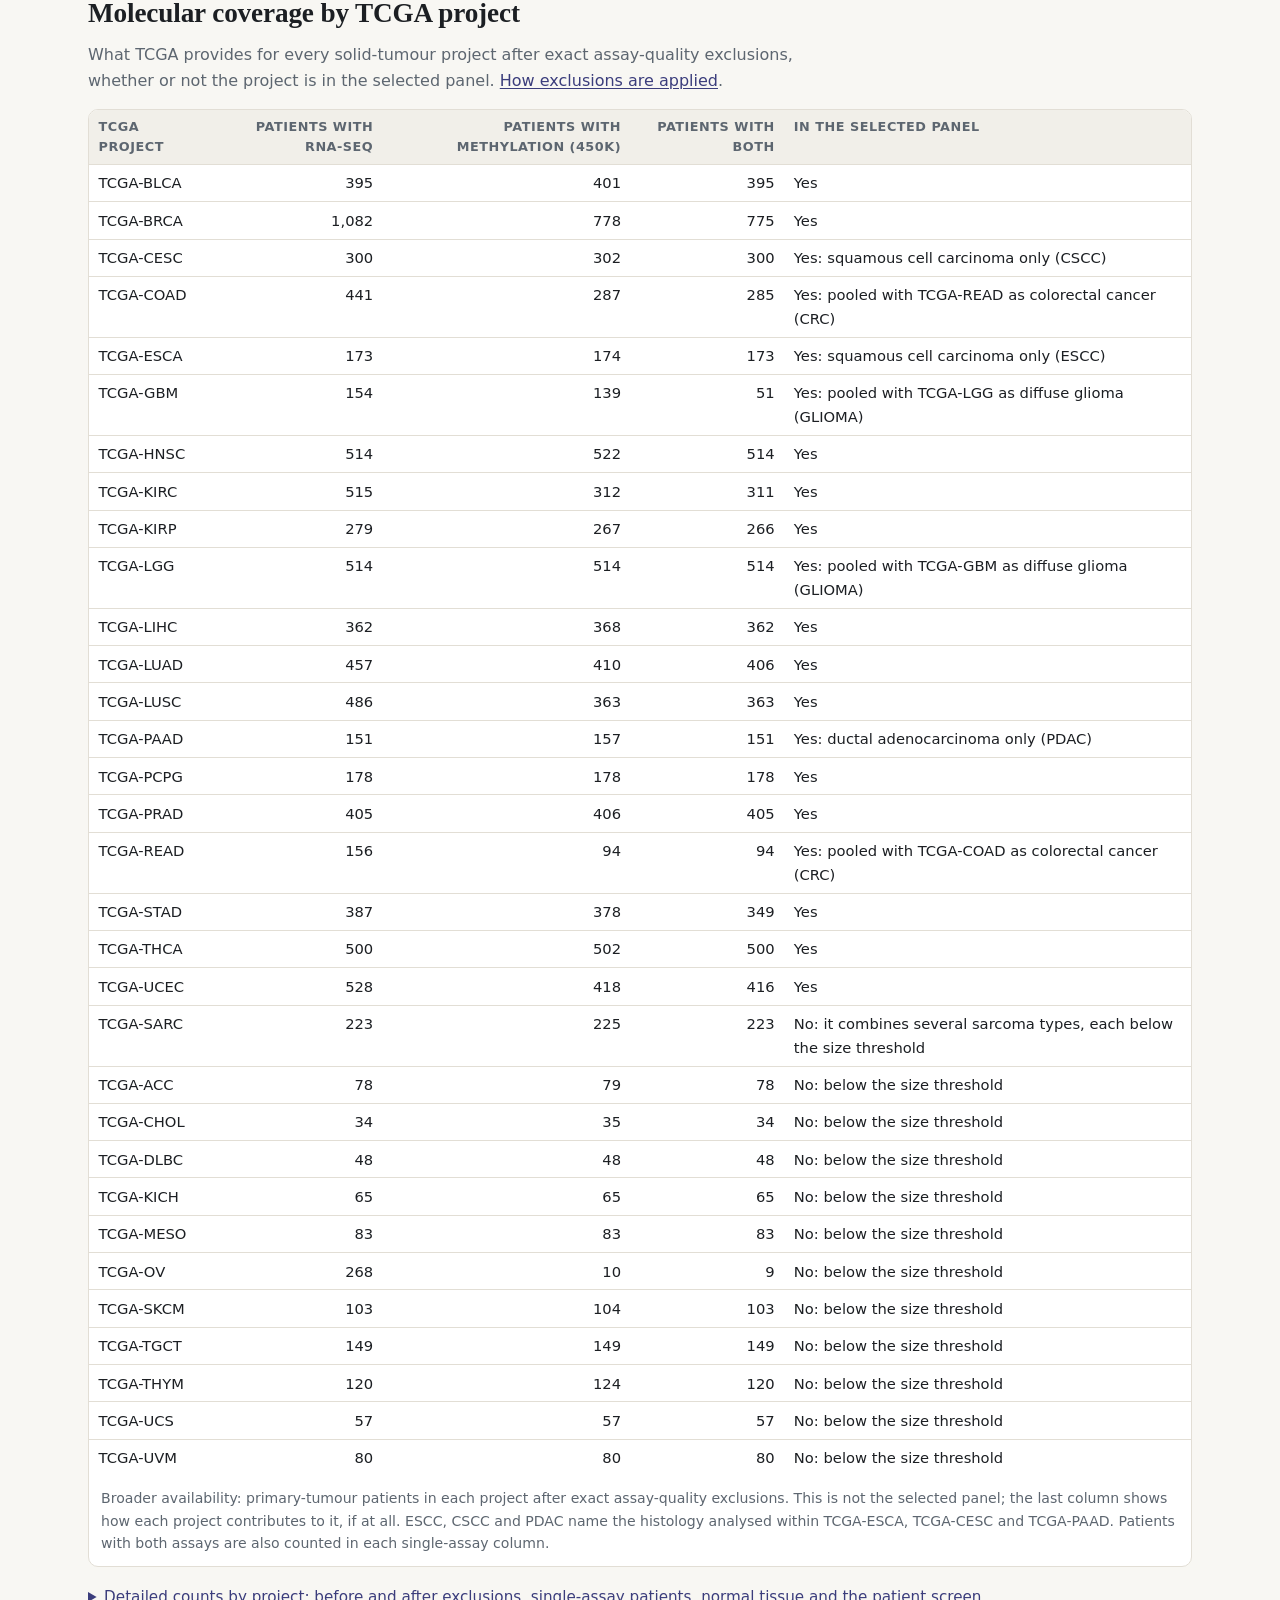
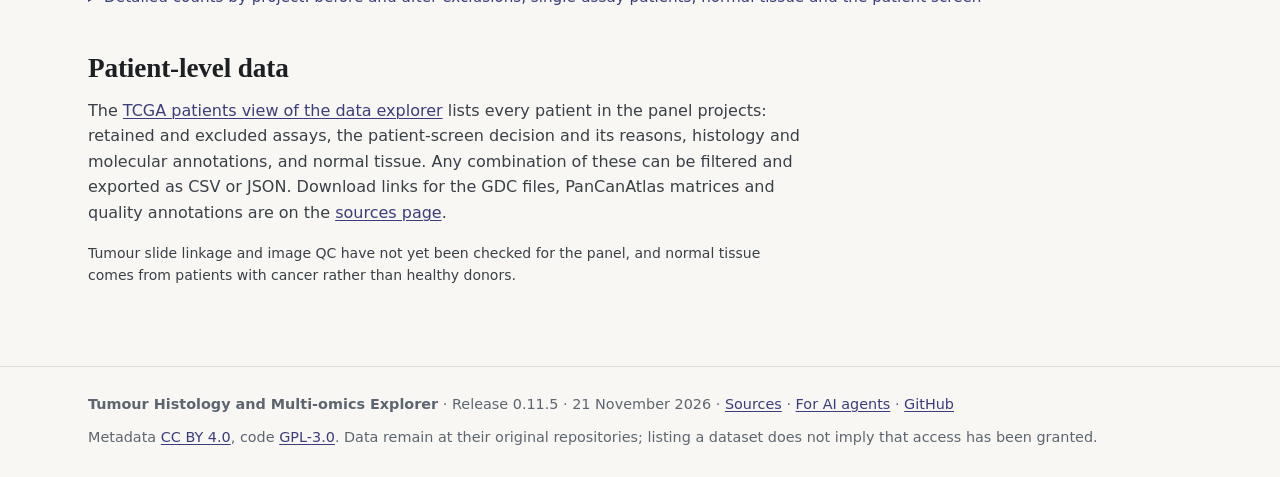
<file: tcga.html>
<!doctype html>
<html lang="en">
<head>
<meta charset="utf-8">
<meta name="viewport" content="width=device-width, initial-scale=1">
<title>TCGA reference · Tumour Histology and Multi-omics Explorer</title>
<meta name="description" content="Curated TCGA cohort definitions, RNA-seq and 450k methylation coverage, assay and patient exclusions, the size threshold and the selected analysis panel.">
<link rel="icon" href="assets/icon.svg" type="image/svg+xml">
<link rel="stylesheet" href="assets/css/site.css">
<link rel="alternate" type="text/markdown" title="Text version" href="md/tcga.md">
</head>
<body>
<a class="skip" href="#main">Skip to content</a>
<header class="site-header">
  <div class="wrap">
    <a class="brand" href="./"><svg width="22" height="20" viewBox="0 0 22 20" aria-hidden="true"><rect x="1" y="2.5" width="20" height="15" rx="3" fill="none" stroke="currentColor" stroke-width="1.5"/><path d="M4.6 12.4c0-2.9 1.9-5.3 4.3-5.3 2.2 0 3.6 1.6 3.3 3.9-.3 2.2-2.2 3.9-4.1 3.7-1.9-.2-3.5-.6-3.5-2.3Z" class="brand-blob"/><path d="M15.6 7v7M18 9.5v4.5" class="brand-bars" stroke-width="1.7" stroke-linecap="round"/></svg><span>Tumour Histology and Multi-omics Explorer</span></a>
    <button class="nav-toggle" type="button" aria-expanded="false" aria-controls="site-nav" hidden><svg width="16" height="16" viewBox="0 0 16 16" aria-hidden="true"><path d="M2 4h12M2 8h12M2 12h12" stroke="currentColor" stroke-width="1.6" stroke-linecap="round"/></svg>Menu</button>
    <nav class="site-nav" id="site-nav" aria-label="Main"><ul>
      <li><a href="cancers.html">Cancer types</a></li>
      <li><a href="tcga.html" aria-current="page">TCGA reference</a></li>
      <li><a href="spatial.html">Spatial studies</a></li>
      <li><a href="explore.html">Data explorer</a></li>
      <li><a href="methods.html">Methods</a></li>
      <li><a href="applications.html">Applications</a></li>
    </ul></nav>
  </div>
</header>

<main id="main">
  <div class="wrap">
    <div class="page-head">
      <h1>TCGA reference</h1>
      <p class="prose muted">The Cancer Genome Atlas (TCGA) is a foundational pan-cancer resource. It holds tumour and normal tissue from thousands of patients across many cancer types, with slide images and molecular measurements released through the NCI Genomic Data Commons. This page shows which TCGA patients have which measurements, which assays and patients we excluded and why, and how the analysis cohorts were defined.</p>
      <nav class="page-nav" aria-label="On this page"><span class="page-nav-label">On this page</span><a href="#views">Availability and the analysis panel</a><a href="#threshold">Size threshold</a><a href="#panel">Selected analysis panel</a><a href="#coverage">Coverage by project</a><a href="#patients">Patient-level data</a></nav>
    </div>

    <section id="views" class="prose" aria-labelledby="views-h">
      <h2 id="views-h">General availability and the selected analysis panel</h2>
      <p>We report TCGA in two ways. <strong>Data availability</strong> is what each project provides after assay-quality exclusions: patients with RNA-seq, 450k methylation or both, and normal tissue with a slide image. <strong>The selected analysis panel</strong> is a selection for studies of tumour heterogeneity, which adds a patient treatment and diagnosis screen, histology-defined and pooled cohorts, and a minimum cohort size.</p>
      <p>The panel's criteria serve one study design. Data outside it may suit other questions, including the patients withheld by the treatment screen and the 27k methylation array, which is not counted here. <a href="methods.html#panel">How the two views differ</a>.</p>
    </section>

    <section id="threshold" class="prose" aria-labelledby="threshold-h">
      <h2 id="threshold-h">The size threshold</h2>
      <p>A cohort enters the panel only if it has enough patients for the planned RNA-seq and methylation analyses: at least <strong>150 patients</strong> with a primary-tumour RNA-seq or 450k methylation profile, and at least <strong>100 of them with both</strong>. Patients are counted once, after assay-quality exclusions and before the treatment and diagnosis screen.</p>
      <ul>
        <li><strong>It applies to the analysis cohort, not to the TCGA project.</strong> Colon and rectal adenocarcinoma form one colorectal cohort (CRC: 599 patients, 379 with both), and lower-grade glioma and glioblastoma one diffuse glioma cohort (GLIOMA: 756 and 565). TCGA-READ (156 and 94) and TCGA-GBM (242 and 51) would not pass on their own.</li>
        <li><strong>Where a project mixes distinct diseases, the cohort is the histology analysed.</strong> TCGA-ESCA contains oesophageal adenocarcinoma and squamous cell carcinoma; TCGA-CESC cervical squamous cell carcinoma and adenocarcinoma; TCGA-PAAD pancreatic ductal adenocarcinoma and a few adenosquamous, colloid and other carcinomas. Their cohorts are oesophageal squamous cell carcinoma (ESCC), cervical squamous cell carcinoma (CSCC) and pancreatic ductal adenocarcinoma (PDAC).</li>
        <li><strong>Two cohorts are explicit exceptions.</strong> ESCC has 90 patients, below both limits, and PDAC has 149, one patient below the total limit.</li>
        <li><strong>Sarcoma is not in the panel.</strong> TCGA-SARC passes as a project (225 patients, 223 with both), but it combines several distinct sarcoma types, and each is below the threshold: the largest, soft-tissue leiomyosarcoma, has 53 patients, and all leiomyosarcomas together 87.</li>
      </ul>
      <p>The coverage table below gives every TCGA project's numbers and how each contributes to the panel, if at all.</p>
    </section>

    <section id="panel" aria-labelledby="panel-h">
      <h2 id="panel-h">Selected analysis panel</h2>
      <div class="stats" id="tcga-stats" aria-live="polite"></div>
      <p class="note" id="tcga-note"></p>
      <div id="panel-table"><p class="muted">Loading…</p></div>
    </section>

    <section id="coverage" aria-labelledby="coverage-h">
      <h2 id="coverage-h">Molecular coverage by TCGA project</h2>
      <p class="prose muted">What TCGA provides for every solid-tumour project after exact assay-quality exclusions, whether or not the project is in the selected panel. <a href="methods.html#quality">How exclusions are applied</a>.</p>
      <div id="screen-table"><p class="muted small">Loading…</p></div>
    </section>

    <section id="patients" class="prose" aria-labelledby="patients-h">
      <h2 id="patients-h">Patient-level data</h2>
      <p>The <a href="explore.html?view=tcga">TCGA patients view of the data explorer</a> lists every patient in the panel projects: retained and excluded assays, the patient-screen decision and its reasons, histology and molecular annotations, and normal tissue. Any combination of these can be filtered and exported as CSV or JSON. Download links for the GDC files, PanCanAtlas matrices and quality annotations are on the <a href="sources.html#tcga-data">sources page</a>.</p>
      <p class="muted small">Tumour slide linkage and image QC have not yet been checked for the panel, and normal tissue comes from patients with cancer rather than healthy donors.</p>
    </section>
  </div>
</main>

<footer class="site-footer">
  <div class="wrap">
    <span><strong>Tumour Histology and Multi-omics Explorer</strong> · <span id="release">Release</span> · <a href="sources.html">Sources</a> · <a href="agents.html">For AI agents</a> · <a href="https://github.com/IARCbioinfo/histology-multiomics-explorer">GitHub</a></span>
    <span>Metadata <a href="https://github.com/IARCbioinfo/histology-multiomics-explorer/blob/main/DATA-LICENSE.md">CC BY 4.0</a>, code <a href="https://github.com/IARCbioinfo/histology-multiomics-explorer/blob/main/LICENSE">GPL-3.0</a>. Data remain at their original repositories; listing a dataset does not imply that access has been granted.</span>
  </div>
</footer>
<script type="module" src="assets/js/tcga.js"></script>
</body>
</html>
</file>
<file: assets/css/site.css>
/* Tumour Histology and Multi-omics Explorer */

:root {
  --bg: #f8f7f3;
  --surface: #ffffff;
  --surface-2: #f1efe9;
  --ink: #1c1f23;
  --ink-2: #3a4048;
  --muted: #5d6670;
  --line: #e2ded5;
  --line-strong: #cbc6ba;
  --accent: #3b3d7c;        /* haematoxylin */
  --accent-ink: #2c2e63;
  --accent-soft: #e9e9f4;
  --eosin: #a8435f;
  --eosin-soft: #f6e8ec;
  --ok: #2d6a4f;
  --ok-soft: #e4f1ea;
  --warn: #85601a;
  --warn-soft: #f6eedc;
  --neutral-soft: #ecebe6;
  --focus: #3b3d7c;
  --shadow: 0 1px 2px rgba(20, 20, 30, .05), 0 6px 24px rgba(20, 20, 30, .06);
  --radius: 10px;
  --serif: "Iowan Old Style", "Charter", "Bitstream Charter", "Sitka Text", Cambria, Georgia, serif;
  --sans: system-ui, -apple-system, "Segoe UI", Roboto, "Helvetica Neue", Arial, sans-serif;
  --mono: ui-monospace, "SF Mono", Menlo, Consolas, monospace;
  color-scheme: light;
}

@media (prefers-color-scheme: dark) {
  :root:not([data-theme="light"]) {
    --bg: #141518;
    --surface: #1b1d21;
    --surface-2: #22252a;
    --ink: #ecebe7;
    --ink-2: #d2d2cf;
    --muted: #a3a8ae;
    --line: #2f3238;
    --line-strong: #444851;
    --accent: #a9abeb;
    --accent-ink: #c9cbf5;
    --accent-soft: #2a2c4a;
    --eosin: #e48aa3;
    --eosin-soft: #3a2630;
    --ok: #86cfa8;
    --ok-soft: #1f3329;
    --warn: #e1bd6e;
    --warn-soft: #362c18;
    --neutral-soft: #2a2c31;
    --focus: #a9abeb;
    --shadow: 0 1px 2px rgba(0, 0, 0, .3), 0 6px 24px rgba(0, 0, 0, .25);
    color-scheme: dark;
  }
}
:root[data-theme="dark"] {
  --bg: #141518; --surface: #1b1d21; --surface-2: #22252a; --ink: #ecebe7; --ink-2: #d2d2cf;
  --muted: #a3a8ae; --line: #2f3238; --line-strong: #444851; --accent: #a9abeb; --accent-ink: #c9cbf5;
  --accent-soft: #2a2c4a; --eosin: #e48aa3; --eosin-soft: #3a2630; --ok: #86cfa8; --ok-soft: #1f3329;
  --warn: #e1bd6e; --warn-soft: #362c18; --neutral-soft: #2a2c31; --focus: #a9abeb;
  --shadow: 0 1px 2px rgba(0, 0, 0, .3), 0 6px 24px rgba(0, 0, 0, .25);
  color-scheme: dark;
}

*, *::before, *::after { box-sizing: border-box; }
html { -webkit-text-size-adjust: 100%; }
body {
  margin: 0;
  background: var(--bg);
  color: var(--ink);
  font: 16px/1.6 var(--sans);
  font-feature-settings: "kern", "liga";
}
img, svg { max-width: 100%; }
a { color: var(--accent); text-decoration-thickness: 1px; text-underline-offset: 2px; }
a:hover { color: var(--accent-ink); }
:focus-visible { outline: 2px solid var(--focus); outline-offset: 2px; border-radius: 3px; }
h1, h2, h3 { font-family: var(--serif); font-weight: 600; line-height: 1.2; letter-spacing: -.005em; color: var(--ink); }
h1 { font-size: clamp(1.9rem, 1.2rem + 2.4vw, 2.75rem); margin: 0 0 .6rem; }
h2 { font-size: clamp(1.35rem, 1.1rem + .8vw, 1.7rem); margin: 2.4rem 0 .8rem; }
h3 { font-size: 1.12rem; margin: 1.6rem 0 .5rem; }
p { margin: 0 0 1rem; }
small, .small { font-size: .875rem; }
.muted { color: var(--muted); }
.num { font-variant-numeric: tabular-nums; }
code, .mono { font-family: var(--mono); font-size: .86em; }
.visually-hidden { position: absolute !important; width: 1px; height: 1px; overflow: hidden; clip: rect(0 0 0 0); white-space: nowrap; }

.skip { position: absolute; left: -999px; top: 0; background: var(--surface); padding: .5rem 1rem; z-index: 20; }
.skip:focus { left: 1rem; top: 1rem; }

.wrap { max-width: 1160px; margin: 0 auto; padding: 0 16px; }
@media (min-width: 720px) { .wrap { padding: 0 28px; } }
.prose { max-width: 70ch; }
.prose p, .prose li { color: var(--ink-2); }

/* Header and navigation */
.site-header { border-bottom: 1px solid var(--line); background: var(--bg); position: sticky; top: 0; z-index: 10; backdrop-filter: saturate(1.2) blur(6px); }
.site-header .wrap { display: flex; align-items: center; justify-content: space-between; gap: 1rem; min-height: 60px; flex-wrap: wrap; }
.brand { display: flex; align-items: center; gap: .6rem; color: var(--ink); text-decoration: none; font-family: var(--serif); font-weight: 600; font-size: 1.05rem; }
.brand svg { flex: none; }
.brand .brand-blob { fill: var(--eosin); }
.brand .brand-bars { stroke: var(--accent); }
.brand span { line-height: 1.25; }
html { scroll-padding-top: 80px; }
.site-header .wrap { gap: .5rem 1.5rem; }
.brand { flex: 1 1 auto; min-width: 0; }
.site-nav { flex: none; }
@media (min-width: 1024px) { .site-header .wrap { flex-wrap: nowrap; } }
.site-nav ul { display: flex; flex-wrap: wrap; gap: .15rem; margin: 0; padding: 0; list-style: none; }
.site-nav a { display: block; padding: .4rem .65rem; border-radius: 6px; color: var(--ink-2); text-decoration: none; font-size: .93rem; font-weight: 500; white-space: nowrap; }
.site-nav a:hover { background: var(--surface-2); color: var(--ink); }
.site-nav a[aria-current="page"] { color: var(--accent); background: var(--accent-soft); }
.nav-toggle { display: none; flex: none; align-items: center; gap: .45rem; font: inherit; font-size: .92rem; font-weight: 500; padding: .4rem .75rem; border: 1px solid var(--line); border-radius: 6px; background: var(--surface); color: var(--ink); cursor: pointer; }
.nav-toggle:hover { background: var(--surface-2); }
@media (max-width: 1023px) {
  .brand { flex-basis: 0; }
  .site-nav { width: 100%; padding-bottom: .5rem; }
  .has-toggle .nav-toggle { display: inline-flex; }
  .has-toggle .site-nav { display: none; }
  .has-toggle.nav-open .site-nav { display: block; border-top: 1px solid var(--line); padding-top: .4rem; }
  .has-toggle .site-nav ul { flex-direction: column; }
  .has-toggle .site-nav a { padding: .55rem .65rem; }
}
@media (max-width: 560px) {
  .site-header .wrap { padding-top: .45rem; padding-bottom: .45rem; }
  .brand { font-size: 1rem; }
}

main { padding: 2rem 0 4rem; }
.site-footer { border-top: 1px solid var(--line); padding: 1.6rem 0 2.4rem; color: var(--muted); font-size: .9rem; }
.site-footer .wrap { display: flex; flex-wrap: wrap; justify-content: space-between; gap: .6rem 2rem; }

/* Hero */
.hero { padding: 2.2rem 0 1.2rem; display: grid; gap: 2rem; align-items: center; }
@media (min-width: 900px) { .hero { grid-template-columns: 1.25fr .75fr; padding-top: 3rem; } }
.hero .lede { font-size: 1.12rem; color: var(--ink-2); max-width: 62ch; }
.eyebrow { text-transform: uppercase; letter-spacing: .08em; font-size: .78rem; color: var(--eosin); font-weight: 600; margin-bottom: .6rem; }
.actions { display: flex; gap: .7rem; flex-wrap: wrap; margin-top: 1.4rem; }
.btn { display: inline-flex; align-items: center; gap: .45rem; border: 1px solid var(--line-strong); background: var(--surface); color: var(--ink); padding: .55rem 1rem; border-radius: 8px; font: inherit; font-size: .95rem; text-decoration: none; cursor: pointer; line-height: 1.3; }
.btn:hover { border-color: var(--accent); color: var(--accent); }
.btn.primary { background: var(--accent); border-color: var(--accent); color: var(--surface); }
.btn.primary:hover { background: var(--accent-ink); border-color: var(--accent-ink); color: var(--surface); }
.btn.small { padding: .35rem .7rem; font-size: .875rem; }
.btn[disabled] { opacity: .5; cursor: not-allowed; }

/* Figure */
.figure { margin: 0; background: var(--surface); border: 1px solid var(--line); border-radius: var(--radius); padding: 1rem 1rem .8rem; box-shadow: var(--shadow); }
.figure figcaption { font-size: .86rem; color: var(--muted); margin-top: .4rem; line-height: 1.5; }
.simplex .edge { fill: none; stroke: var(--line-strong); stroke-width: 1.5; }
.simplex .area { fill: var(--accent-soft); opacity: .55; }
.simplex .dot { fill: var(--accent); opacity: .7; }
.simplex .dot.hl { fill: var(--eosin); opacity: 1; }
.simplex .vertex { fill: var(--surface); stroke: var(--eosin); stroke-width: 2; }
.simplex text { fill: var(--ink-2); font: 12px var(--sans); }
.simplex .lead { stroke: var(--muted); stroke-width: 1; stroke-dasharray: 2 3; fill: none; }
.schematic { width: 100%; height: auto; display: block; }
.schematic .box { fill: var(--surface-2); stroke: var(--line-strong); }
.schematic .box.spatial { fill: var(--eosin-soft); stroke: var(--eosin); stroke-dasharray: 5 4; }
.schematic .node { fill: var(--surface); stroke: var(--line-strong); }
.schematic .node.mol { stroke: var(--accent); }
.schematic .node.img { stroke: var(--eosin); }
.schematic text { fill: var(--ink-2); font: 11.5px var(--sans); }
.schematic .title { fill: var(--ink); font-weight: 600; font-size: 12.5px; }
.schematic .sub { fill: var(--muted); font-size: 10px; }
.schematic .note { fill: var(--muted); font-size: 10px; font-style: italic; }
.schematic .link { stroke: var(--ink-2); stroke-width: 1.4; fill: none; }
.schematic .link.dashed { stroke-dasharray: 4 3; }
.schematic .arrowhead { fill: var(--ink-2); }
.glance-title { font-size: 1rem; margin: 0 0 .6rem; font-family: var(--sans); text-transform: uppercase; letter-spacing: .06em; color: var(--muted); }
.glance-list { margin: 0; display: grid; gap: .7rem; }
.glance-list > div { display: grid; grid-template-columns: 5.2rem 1fr; gap: .8rem; align-items: baseline; }
.glance-list dt { font-family: var(--serif); font-size: 1.55rem; line-height: 1.1; text-align: right; font-variant-numeric: tabular-nums; }
.glance-list dd { margin: 0; color: var(--ink-2); font-size: .93rem; }
.glance-note { font-size: .86rem; color: var(--muted); margin: .9rem 0 0; }
.route-grid { display: grid; gap: 1rem; grid-template-columns: repeat(auto-fit, minmax(220px, 1fr)); margin: 1rem 0 .4rem; }
.route-grid a.card h3 { color: var(--accent); }
.route-grid .figure-line { font-family: var(--serif); font-size: 1.05rem; color: var(--ink); }
.curated-list { display: grid; gap: .6rem 1.4rem; grid-template-columns: repeat(auto-fit, minmax(230px, 1fr)); padding: 0; margin: 1rem 0 0; list-style: none; }
.curated-list li { border-left: 3px solid var(--accent-soft); padding: .1rem 0 .1rem .8rem; }
.curated-list strong { display: block; }
.page-nav { display: flex; flex-wrap: wrap; align-items: baseline; gap: .35rem .9rem; font-size: .92rem; margin: .4rem 0 1.4rem; padding: .6rem 0; border-top: 1px solid var(--line); border-bottom: 1px solid var(--line); }
.page-nav-label { color: var(--muted); font-size: .75rem; font-weight: 600; text-transform: uppercase; letter-spacing: .06em; margin-right: .2rem; }
.page-nav.grouped { display: block; }
.page-nav.grouped .page-nav-label { display: block; margin-bottom: .35rem; }
.page-nav-row { display: flex; flex-wrap: wrap; align-items: baseline; gap: .3rem .9rem; padding: .15rem 0; }
.page-nav-group { color: var(--muted); font-size: .85rem; min-width: 8.5rem; }
@media (max-width: 560px) { .page-nav-group { min-width: 0; width: 100%; } }

/* Code */
code { font-family: var(--mono); font-size: .88em; background: var(--surface-2); border-radius: 4px; padding: .05em .3em; overflow-wrap: anywhere; }
pre { background: var(--surface-2); border: 1px solid var(--line); border-radius: 8px; padding: .8rem 1rem; overflow-x: auto; margin: .4rem 0 1rem; }
pre code { background: none; padding: 0; font-size: .85rem; overflow-wrap: normal; white-space: pre; }

/* Stats */
.stats { display: grid; grid-template-columns: repeat(auto-fit, minmax(170px, 1fr)); gap: 1rem; margin: 1.4rem 0 .6rem; }
.stat { background: var(--surface); border: 1px solid var(--line); border-radius: var(--radius); padding: 1rem 1.1rem; }
.stat .value { font-family: var(--serif); font-size: 1.9rem; line-height: 1.1; font-variant-numeric: tabular-nums; }
.stat .label { color: var(--muted); font-size: .88rem; margin-top: .25rem; }

/* Cards */
.grid { display: grid; gap: 1rem; grid-template-columns: repeat(auto-fill, minmax(250px, 1fr)); }
.card { background: var(--surface); border: 1px solid var(--line); border-radius: var(--radius); padding: 1rem 1.1rem; display: flex; flex-direction: column; gap: .4rem; }
a.card { color: inherit; text-decoration: none; transition: border-color .15s, box-shadow .15s; }
a.card:hover { border-color: var(--accent); box-shadow: var(--shadow); }
.card .code { font-family: var(--mono); font-size: .8rem; color: var(--muted); letter-spacing: .04em; }
.card h3 { margin: 0; font-size: 1.05rem; }
.card .meta { font-size: .88rem; color: var(--muted); margin-top: auto; padding-top: .4rem; }

/* Chips */
.chip { display: inline-flex; align-items: center; gap: .3rem; padding: .08rem .5rem; border-radius: 999px; font-size: .78rem; line-height: 1.5; background: var(--neutral-soft); color: var(--ink-2); white-space: nowrap; border: 1px solid transparent; }
@media (max-width: 560px) { .page-head .chip { white-space: normal; max-width: 100%; border-radius: 10px; } }
.chip.ok { background: var(--ok-soft); color: var(--ok); }
.chip.warn { background: var(--warn-soft); color: var(--warn); }
.chip.accent { background: var(--accent-soft); color: var(--accent); }
.chip.eosin { background: var(--eosin-soft); color: var(--eosin); }
.chip.outline { background: transparent; border-color: var(--line-strong); }
.chips { display: flex; flex-wrap: wrap; gap: .3rem; }

/* Tables */
.table-wrap { overflow-x: auto; border: 1px solid var(--line); border-radius: var(--radius); background: var(--surface); }
table { border-collapse: collapse; width: 100%; font-size: .92rem; }
th, td { text-align: left; padding: .5rem .65rem; border-bottom: 1px solid var(--line); vertical-align: top; }
thead th { font-weight: 600; color: var(--muted); font-size: .8rem; text-transform: uppercase; letter-spacing: .04em; background: var(--surface-2); position: sticky; top: 0; }
tbody tr:last-child td { border-bottom: 0; }
td.num, th.num { text-align: right; font-variant-numeric: tabular-nums; }
tr.clickable { cursor: pointer; }
tr.clickable:hover td { background: var(--surface-2); }
table.compact th, table.compact td { padding: .4rem .6rem; }
#screen-table td.primary { white-space: nowrap; }
caption { text-align: left; padding: .7rem .75rem; color: var(--muted); font-size: .88rem; caption-side: bottom; }

/* Explorer */
.explorer { display: grid; gap: 1.5rem; }
.explorer > * { min-width: 0; }
@media (min-width: 980px) { .explorer { grid-template-columns: 260px minmax(0, 1fr); align-items: start; } }
.filters { background: var(--surface); border: 1px solid var(--line); border-radius: var(--radius); padding: .4rem 1rem 1rem; }
@media (min-width: 980px) { .filters { position: sticky; top: 76px; max-height: calc(100vh - 92px); overflow: auto; } }
.filters > summary { list-style: none; cursor: pointer; padding: .6rem 0; font-weight: 600; display: flex; justify-content: space-between; align-items: center; }
.filters > summary::-webkit-details-marker { display: none; }
.filters > summary::after { content: "Show"; font-weight: 400; color: var(--accent); font-size: .9rem; }
.filters[open] > summary::after { content: "Hide"; }
@media (min-width: 980px) { .filters > summary { pointer-events: none; } .filters > summary::after, .filters[open] > summary::after { content: none; } }
.fgroup { border: 0; margin: .4rem 0 0; padding: .7rem 0; border-top: 1px solid var(--line); }
.fgroup legend { font-size: .8rem; font-weight: 600; color: var(--muted); text-transform: uppercase; letter-spacing: .05em; padding: 0; margin-bottom: .35rem; }
.fgroup label { display: flex; gap: .45rem; align-items: baseline; font-size: .9rem; padding: .12rem 0; cursor: pointer; color: var(--ink-2); }
.fgroup label .n { margin-left: auto; color: var(--muted); font-size: .8rem; font-variant-numeric: tabular-nums; }
.fgroup input[type="checkbox"] { accent-color: var(--accent); }
.search { width: 100%; margin-bottom: .2rem; padding: .55rem .7rem; border: 1px solid var(--line-strong); border-radius: 8px; font: inherit; background: var(--surface); color: var(--ink); }
.search::placeholder { color: var(--muted); }
.toggle { display: flex; gap: .5rem; align-items: flex-start; font-size: .9rem; padding: .6rem .7rem; background: var(--accent-soft); border-radius: 8px; margin: .6rem 0 .2rem; cursor: pointer; }
.toggle input { accent-color: var(--accent); margin-top: .3rem; }

.tabs { display: flex; gap: .3rem; border-bottom: 1px solid var(--line); margin-bottom: 1rem; overflow-x: auto; scrollbar-width: none; }
.tabs button { white-space: nowrap; }
.tabs .short { display: none; }
@media (max-width: 560px) { .tabs .long { display: none; } .tabs .short { display: inline; } .tabs button { padding: .55rem .6rem; } }
.tabs button { background: none; border: 0; border-bottom: 2px solid transparent; padding: .55rem .9rem; font: inherit; color: var(--muted); cursor: pointer; margin-bottom: -1px; }
.tabs button[aria-selected="true"] { color: var(--ink); border-bottom-color: var(--accent); font-weight: 600; }
.summary { display: flex; flex-wrap: wrap; align-items: center; justify-content: space-between; gap: .8rem; margin-bottom: .8rem; }
.summary .count { font-size: 1rem; color: var(--ink-2); }
.summary .count strong { font-family: var(--serif); font-size: 1.25rem; color: var(--ink); font-variant-numeric: tabular-nums; }
.summary .tools { display: flex; gap: .5rem; flex-wrap: wrap; }
.note { font-size: .86rem; color: var(--muted); margin: .2rem 0 1rem; }
.empty { padding: 2rem 1rem; text-align: center; color: var(--muted); }
.cell-sub { display: block; color: var(--muted); font-size: .82rem; margin-top: .15rem; }
td.primary .mono { overflow-wrap: anywhere; }
.more { margin-top: .8rem; text-align: center; }

/* Narrow tables become stacked rows */
@media (max-width: 760px) {
  .stack thead { display: none; }
  .stack, .stack tbody, .stack tr, .stack td { display: block; width: 100%; }
  .stack tr { border-bottom: 1px solid var(--line); padding: .6rem .2rem; }
  .stack tbody tr:last-child { border-bottom: 0; }
  .stack td { border: 0; padding: .15rem .6rem; display: grid; grid-template-columns: 8.5rem 1fr; gap: .6rem; }
  .stack td::before { content: attr(data-label); color: var(--muted); font-size: .78rem; text-transform: uppercase; letter-spacing: .04em; padding-top: .15rem; }
  .stack td.num { text-align: left; }
  .stack td.primary { grid-template-columns: 1fr; font-weight: 600; }
  .stack td.primary .cell-sub { font-weight: 400; }
  .stack td.primary::before { display: none; }
}

/* Dialog */
dialog.detail { border: 1px solid var(--line); border-radius: 14px; padding: 0; width: min(760px, calc(100vw - 24px)); max-height: calc(100vh - 32px); background: var(--surface); color: var(--ink); box-shadow: 0 20px 60px rgba(0,0,0,.25); }
dialog.detail::backdrop { background: rgba(20, 22, 28, .45); }
.detail-head { display: flex; justify-content: space-between; align-items: flex-start; gap: 1rem; padding: 1.1rem 1.3rem .8rem; border-bottom: 1px solid var(--line); position: sticky; top: 0; background: var(--surface); }
.detail-head h2 { margin: 0; font-size: 1.3rem; }
.detail-body { padding: 1rem 1.3rem 1.4rem; overflow: auto; }
.close { border: 0; background: var(--surface-2); color: var(--ink); border-radius: 8px; width: 34px; height: 34px; font-size: 1.2rem; cursor: pointer; flex: none; }
dl.kv { display: grid; grid-template-columns: minmax(8rem, 12rem) 1fr; gap: .45rem 1rem; margin: 0 0 1rem; font-size: .92rem; }
dl.kv dt { color: var(--muted); }
dl.kv dd { margin: 0; overflow-wrap: anywhere; }
@media (max-width: 560px) { dl.kv { grid-template-columns: 1fr; gap: .1rem; } dl.kv dd { margin-bottom: .5rem; } }
.links { display: flex; flex-wrap: wrap; gap: .5rem; margin: .3rem 0 1rem; }
.links a { display: inline-flex; align-items: center; gap: .3rem; padding: .3rem .65rem; border: 1px solid var(--line-strong); border-radius: 7px; text-decoration: none; font-size: .88rem; }
.links a:hover { border-color: var(--accent); }
.links .unavailable { padding: .3rem .65rem; border: 1px dashed var(--line-strong); border-radius: 7px; font-size: .88rem; color: var(--muted); }
.section-title { font-family: var(--sans); font-size: .8rem; text-transform: uppercase; letter-spacing: .06em; color: var(--muted); margin: 1.2rem 0 .5rem; font-weight: 600; }
.notes { margin: 0; padding-left: 1.1rem; color: var(--ink-2); font-size: .92rem; }
.notes li { margin-bottom: .3rem; }

/* Cancer page */
.page-head { padding: 1rem 0 .5rem; }
.page-head .code { font-family: var(--mono); color: var(--muted); letter-spacing: .05em; }
.evidence { display: grid; gap: 1rem; }
@media (min-width: 820px) { .evidence { grid-template-columns: repeat(2, 1fr); } }
.evidence .card { gap: .5rem; }
.evidence dl { display: grid; grid-template-columns: 6.5rem 1fr; gap: .35rem .8rem; margin: .2rem 0 0; font-size: .9rem; }
.evidence dt { color: var(--muted); }
.evidence dd { margin: 0; color: var(--ink-2); }
@media (max-width: 480px) { .evidence dl { grid-template-columns: 1fr; } }
.cohort-list { display: grid; gap: .6rem; }
.cohort-row { display: grid; gap: .3rem .8rem; grid-template-columns: 1fr auto; align-items: start; padding: .8rem 1rem; background: var(--surface); border: 1px solid var(--line); border-radius: var(--radius); }
button.linkish { background: none; border: 0; padding: 0; font: inherit; color: var(--accent); cursor: pointer; text-decoration: underline; text-underline-offset: 2px; }
.cohort-row button.linkish { text-decoration: none; background: none; border: 0; padding: 0; font: inherit; font-weight: 600; color: var(--accent); cursor: pointer; text-align: left; }
.cohort-row .desc { grid-column: 1 / -1; font-size: .9rem; color: var(--ink-2); }
.cohort-row .chips { justify-content: flex-end; }
@media (max-width: 560px) { .cohort-row { grid-template-columns: 1fr; } .cohort-row .chips { justify-content: flex-start; } }
details.disclosure { margin-top: .8rem; }
details.disclosure > summary { cursor: pointer; color: var(--accent); font-size: .95rem; padding: .3rem 0; }

/* Definition lists in methods */
.defs { display: grid; gap: .1rem; margin: 0 0 1.2rem; }
.defs > div { display: grid; grid-template-columns: minmax(9rem, 14rem) 1fr; gap: 1rem; padding: .55rem 0; border-bottom: 1px solid var(--line); }
.defs dt { font-weight: 600; }
.defs dd { margin: 0; color: var(--ink-2); }
@media (max-width: 560px) { .defs > div { grid-template-columns: 1fr; gap: .2rem; } }

.callout { background: var(--surface); border-left: 3px solid var(--eosin); padding: .8rem 1rem; border-radius: 0 8px 8px 0; color: var(--ink-2); font-size: .95rem; margin: 1rem 0 1.4rem; }
.ann-grid { display: grid; grid-template-columns: repeat(auto-fit, minmax(240px, 1fr)); gap: .8rem; margin: .6rem 0; }
.ann-grid > * { min-width: 0; }

/* Sources */
.source { padding: .9rem 0; border-bottom: 1px solid var(--line); overflow-wrap: anywhere; }
.detail-body p, .detail-body dd, .detail-body li { overflow-wrap: anywhere; }
.source:last-child { border-bottom: 0; }
.source .cite { color: var(--ink-2); }
.source .mono, .source a { overflow-wrap: anywhere; }
.source .cite strong { color: var(--ink); font-weight: 600; }

@media print {
  .site-header, .filters, .tools, .site-footer { display: none; }
  body { background: #fff; }
}
</file>
